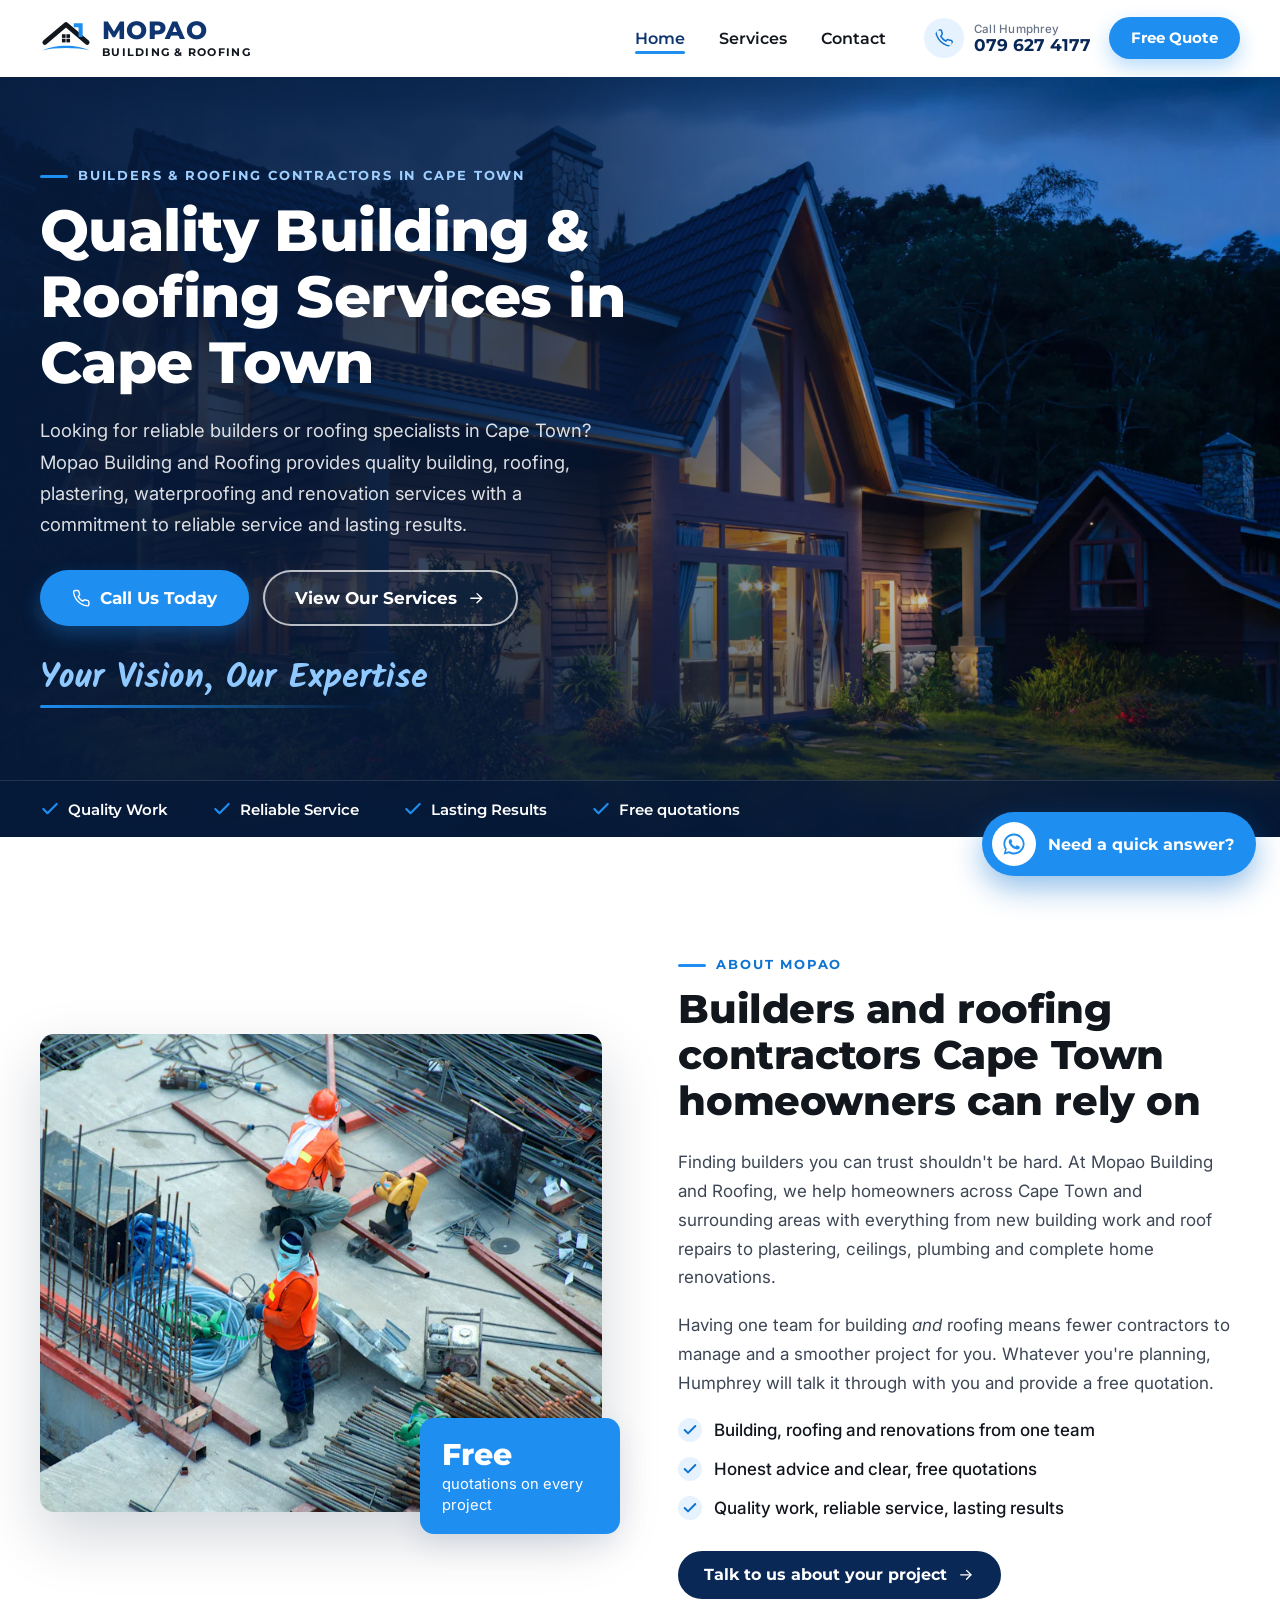
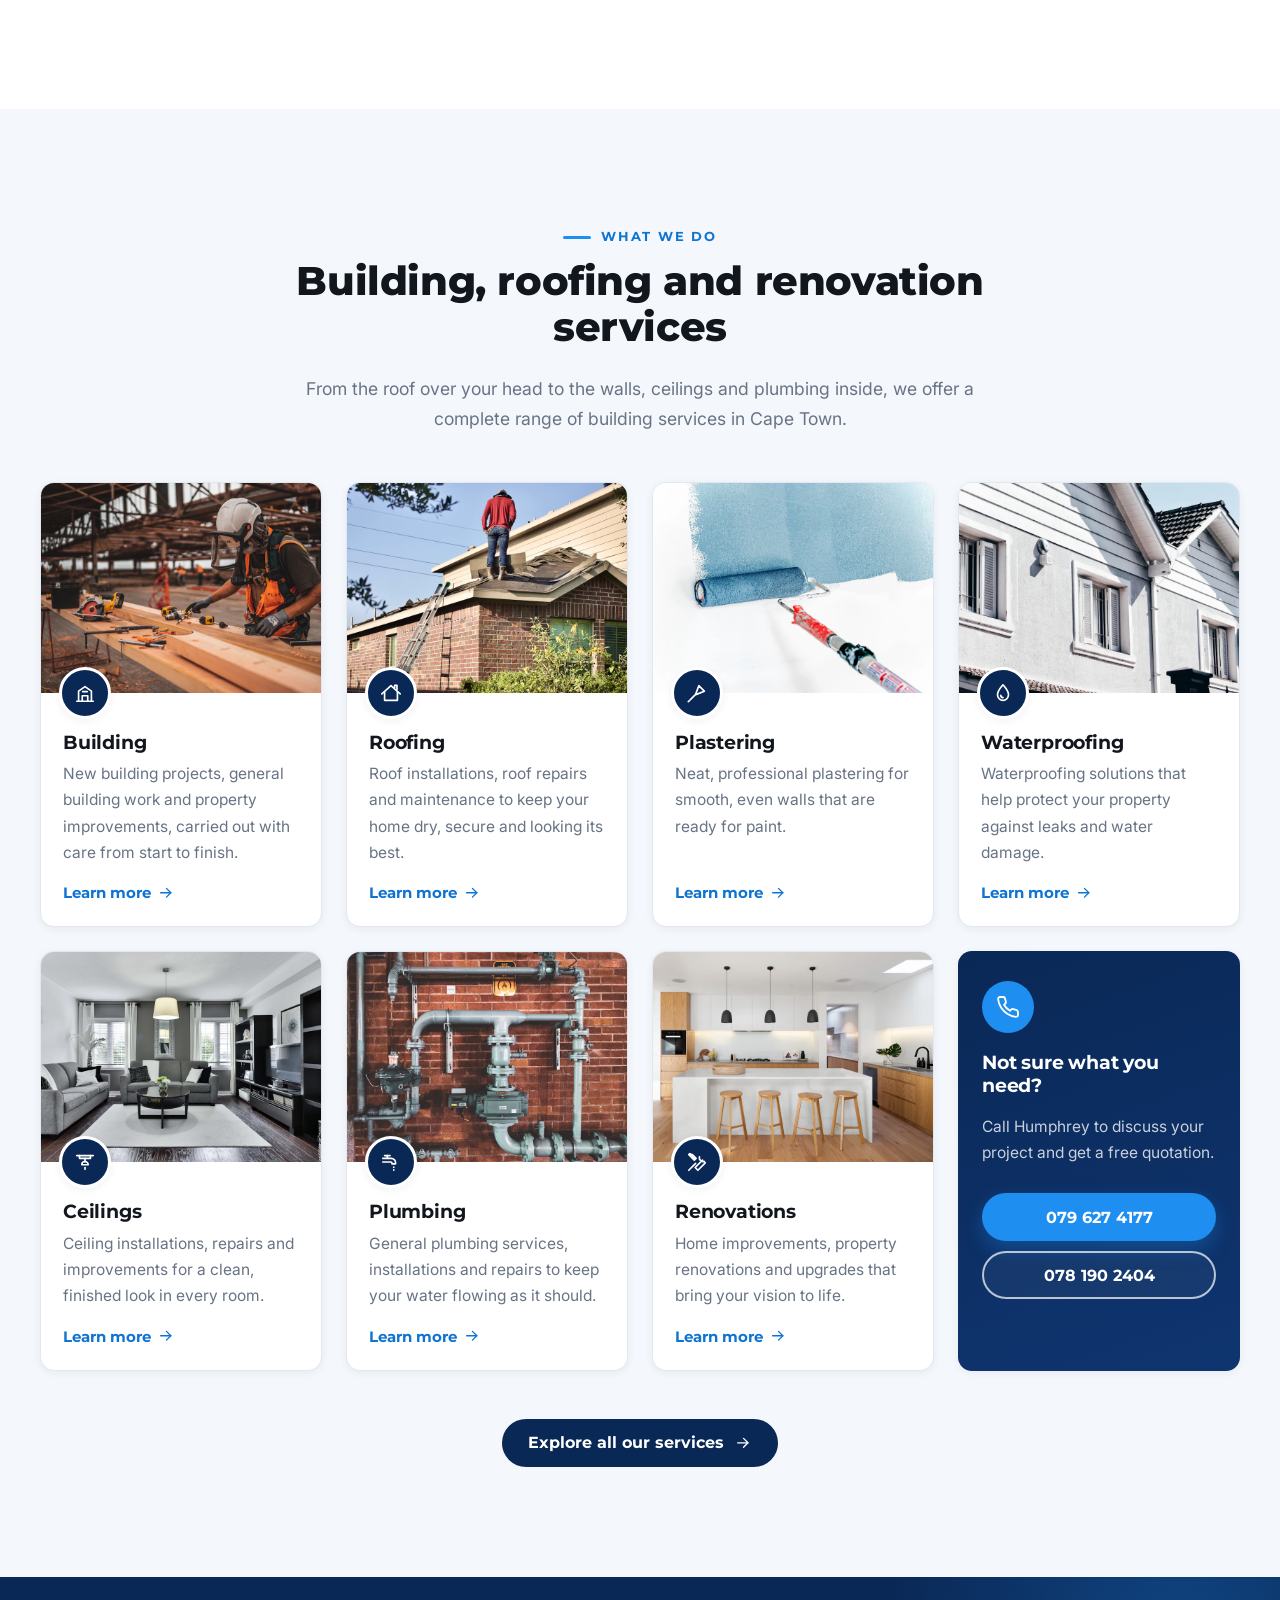
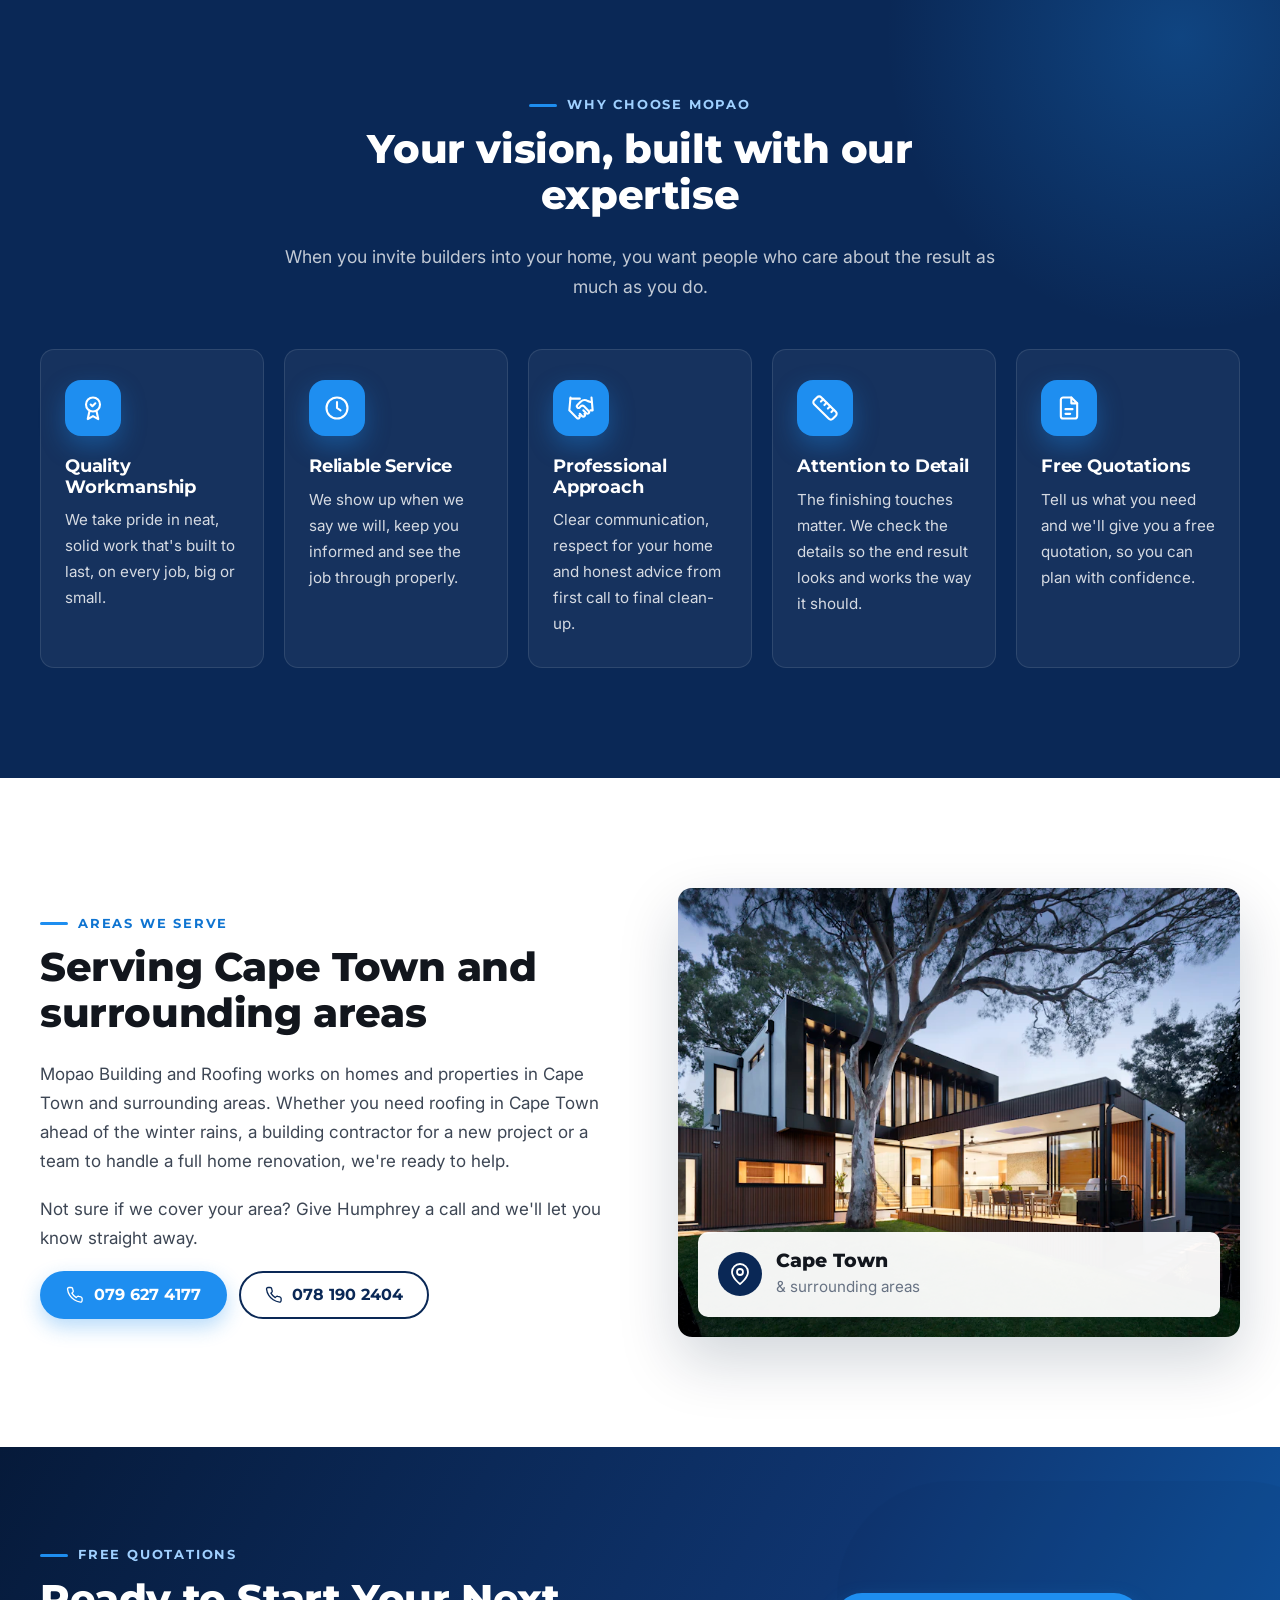
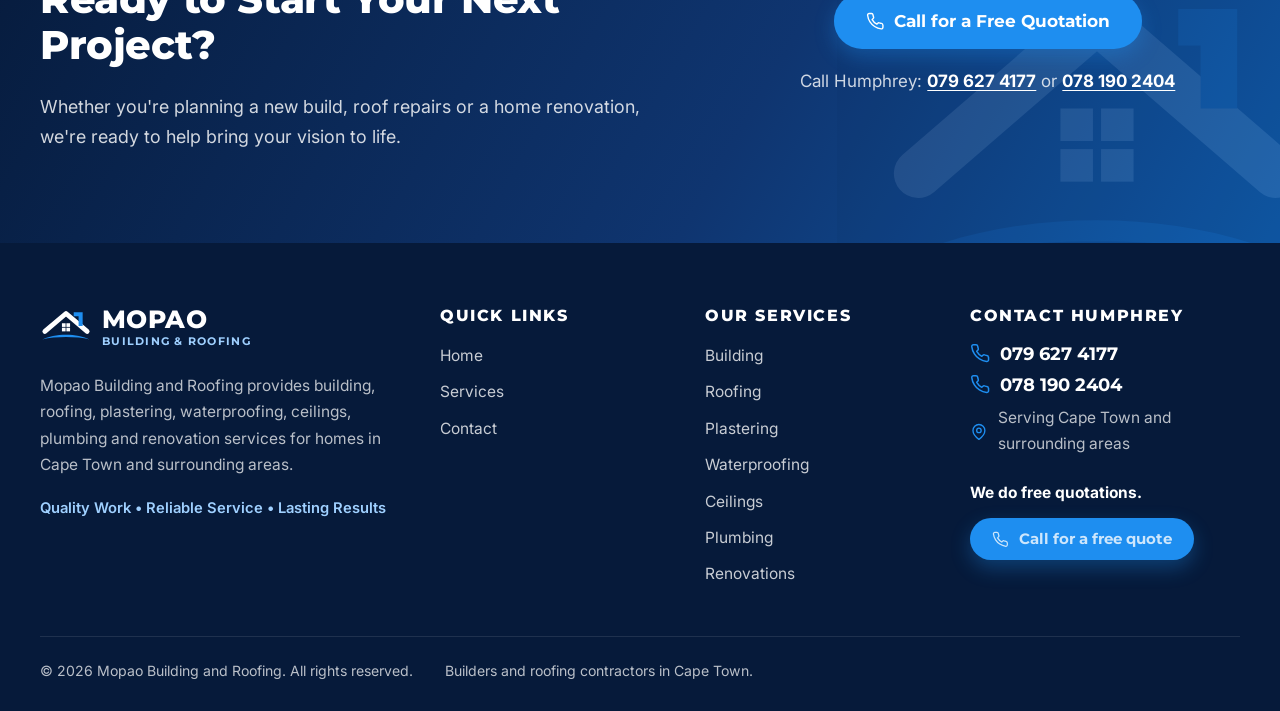
<file: index.html>
<!doctype html>
<html lang="en-ZA">
<head>
<meta charset="utf-8">
<meta name="viewport" content="width=device-width, initial-scale=1">
<title>Builders &amp; Roofing in Cape Town | Mopao Building and Roofing</title>
<meta name="description" content="Builders and roofing contractors in Cape Town for building, roof repairs, plastering, waterproofing and renovations. Call Mopao for a free quotation.">
<meta name="robots" content="noindex, nofollow">

<meta name="theme-color" content="#0a2856">
<meta name="geo.region" content="ZA-WC">
<meta name="geo.placename" content="Cape Town">
<meta property="og:type" content="website">
<meta property="og:locale" content="en_ZA">
<meta property="og:site_name" content="Mopao Building and Roofing">
<meta property="og:title" content="Builders &amp; Roofing in Cape Town | Mopao Building and Roofing">
<meta property="og:description" content="Builders and roofing contractors in Cape Town for building, roof repairs, plastering, waterproofing and renovations. Call Mopao for a free quotation.">


<meta name="twitter:card" content="summary_large_image">
<link rel="icon" href="./assets/images/favicon.svg" type="image/svg+xml">
<link rel="preconnect" href="https://fonts.googleapis.com">
<link rel="preconnect" href="https://fonts.gstatic.com" crossorigin>
<link rel="stylesheet" href="https://fonts.googleapis.com/css2?family=Inter:wght@400;500;600&family=Kalam:wght@700&family=Montserrat:wght@600;700;800&display=swap">
<link rel="preload" as="image" href="./assets/images/hero-modern-home-cape-town-960.webp" media="(max-width: 899px)">
<link rel="preload" as="image" href="./assets/images/hero-modern-home-cape-town-1920.webp" media="(min-width: 900px)">
<link rel="stylesheet" href="./assets/css/styles.css">
<script>document.documentElement.classList.add('js')</script>
<script type="application/ld+json">{"@context":"https://schema.org","@type":["LocalBusiness","GeneralContractor"],"name":"Mopao Building and Roofing","slogan":"Your Vision, Our Expertise","description":"Builders and roofing contractors in Cape Town offering building, roofing, plastering, waterproofing, ceilings, plumbing and renovations. Free quotations.","telephone":"+27796274177","contactPoint":[{"@type":"ContactPoint","telephone":"+27796274177","contactType":"customer service","name":"Humphrey","areaServed":"ZA","availableLanguage":"English"},{"@type":"ContactPoint","telephone":"+27781902404","contactType":"customer service","name":"Humphrey","areaServed":"ZA","availableLanguage":"English"}],"areaServed":[{"@type":"City","name":"Cape Town","containedInPlace":{"@type":"AdministrativeArea","name":"Western Cape"}}],"knowsAbout":["Building","Roofing","Plastering","Waterproofing","Ceilings","Plumbing","Renovations"],"hasOfferCatalog":{"@type":"OfferCatalog","name":"Building and roofing services","itemListElement":[{"@type":"Offer","itemOffered":{"@type":"Service","name":"Building Services in Cape Town","areaServed":"Cape Town"}},{"@type":"Offer","itemOffered":{"@type":"Service","name":"Roofing Services in Cape Town","areaServed":"Cape Town"}},{"@type":"Offer","itemOffered":{"@type":"Service","name":"Plastering Services","areaServed":"Cape Town"}},{"@type":"Offer","itemOffered":{"@type":"Service","name":"Waterproofing in Cape Town","areaServed":"Cape Town"}},{"@type":"Offer","itemOffered":{"@type":"Service","name":"Ceiling Installations and Repairs","areaServed":"Cape Town"}},{"@type":"Offer","itemOffered":{"@type":"Service","name":"Plumbing Services in Cape Town","areaServed":"Cape Town"}},{"@type":"Offer","itemOffered":{"@type":"Service","name":"Home Renovations in Cape Town","areaServed":"Cape Town"}}]}}</script>
</head>
<body>
<a class="skip-link" href="#main">Skip to content</a>
<header class="site-header" data-header>
  <div class="container header-inner">
    <a class="logo " href="./" aria-label="Mopao Building and Roofing - home">
  <svg class="logo-mark" viewBox="0 0 64 48" aria-hidden="true" focusable="false">
  <path d="M6 30 32 8l26 22" fill="none" stroke="var(--logo-roof, #12161d)" stroke-width="6" stroke-linejoin="round" stroke-linecap="round"/>
  <path d="M44 9h6v12" fill="none" stroke="#1e8ef0" stroke-width="5" stroke-linecap="square"/>
  <path d="M3 40c14-8 44-8 58 0-16-4-42-4-58 0Z" fill="#1e8ef0"/>
  <g fill="var(--logo-roof, #12161d)"><rect x="27" y="20" width="4.5" height="4.5"/><rect x="32.5" y="20" width="4.5" height="4.5"/><rect x="27" y="25.5" width="4.5" height="4.5"/><rect x="32.5" y="25.5" width="4.5" height="4.5"/></g>
</svg>
  <span class="logo-text"><span class="logo-name">MOPAO</span><span class="logo-sub">Building &amp; Roofing</span></span>
</a>
    <nav class="main-nav" aria-label="Main">
      <button class="nav-toggle" type="button" aria-expanded="false" aria-controls="nav-menu" data-nav-toggle>
        <svg class="icon icon-open" viewBox="0 0 24 24" fill="none" stroke="currentColor" stroke-width="1.8" stroke-linecap="round" stroke-linejoin="round" aria-hidden="true" focusable="false"><path d="M4 7h16"/><path d="M4 12h16"/><path d="M4 17h16"/></svg><svg class="icon icon-close" viewBox="0 0 24 24" fill="none" stroke="currentColor" stroke-width="1.8" stroke-linecap="round" stroke-linejoin="round" aria-hidden="true" focusable="false"><path d="M6 6l12 12"/><path d="M18 6 6 18"/></svg><span class="sr-only">Menu</span>
      </button>
      <div class="nav-menu" id="nav-menu" data-nav-menu>
        <ul class="nav-links"><li><a href="./" aria-current="page">Home</a></li><li><a href="./services/">Services</a></li><li><a href="./contact/">Contact</a></li></ul>
        <div class="nav-mobile-call">
          <p>Call Humphrey for a free quotation</p>
          <a class="btn btn-primary btn-block" href="tel:+27796274177"><svg class="icon" viewBox="0 0 24 24" fill="none" stroke="currentColor" stroke-width="1.8" stroke-linecap="round" stroke-linejoin="round" aria-hidden="true" focusable="false"><path d="M22 16.9v3a2 2 0 0 1-2.2 2 19.8 19.8 0 0 1-8.6-3.1 19.5 19.5 0 0 1-6-6A19.8 19.8 0 0 1 2.1 4.2 2 2 0 0 1 4.1 2h3a2 2 0 0 1 2 1.7c.1.9.4 1.8.7 2.7a2 2 0 0 1-.5 2.1L8 9.8a16 16 0 0 0 6 6l1.3-1.3a2 2 0 0 1 2.1-.4c.9.3 1.8.6 2.7.7a2 2 0 0 1 1.7 2Z"/></svg> 079 627 4177</a>
          <a class="btn btn-outline-light btn-block" href="tel:+27781902404"><svg class="icon" viewBox="0 0 24 24" fill="none" stroke="currentColor" stroke-width="1.8" stroke-linecap="round" stroke-linejoin="round" aria-hidden="true" focusable="false"><path d="M22 16.9v3a2 2 0 0 1-2.2 2 19.8 19.8 0 0 1-8.6-3.1 19.5 19.5 0 0 1-6-6A19.8 19.8 0 0 1 2.1 4.2 2 2 0 0 1 4.1 2h3a2 2 0 0 1 2 1.7c.1.9.4 1.8.7 2.7a2 2 0 0 1-.5 2.1L8 9.8a16 16 0 0 0 6 6l1.3-1.3a2 2 0 0 1 2.1-.4c.9.3 1.8.6 2.7.7a2 2 0 0 1 1.7 2Z"/></svg> 078 190 2404</a>
        </div>
      </div>
    </nav>
    <div class="header-actions">
      <a class="header-phone" href="tel:+27796274177"><svg class="icon" viewBox="0 0 24 24" fill="none" stroke="currentColor" stroke-width="1.8" stroke-linecap="round" stroke-linejoin="round" aria-hidden="true" focusable="false"><path d="M22 16.9v3a2 2 0 0 1-2.2 2 19.8 19.8 0 0 1-8.6-3.1 19.5 19.5 0 0 1-6-6A19.8 19.8 0 0 1 2.1 4.2 2 2 0 0 1 4.1 2h3a2 2 0 0 1 2 1.7c.1.9.4 1.8.7 2.7a2 2 0 0 1-.5 2.1L8 9.8a16 16 0 0 0 6 6l1.3-1.3a2 2 0 0 1 2.1-.4c.9.3 1.8.6 2.7.7a2 2 0 0 1 1.7 2Z"/></svg><span><small>Call Humphrey</small>079 627 4177</span></a>
      <a class="btn btn-primary btn-sm header-cta" href="tel:+27796274177">Free Quote</a>
      <a class="header-call-mobile" href="tel:+27796274177" aria-label="Call Humphrey on 079 627 4177"><svg class="icon" viewBox="0 0 24 24" fill="none" stroke="currentColor" stroke-width="1.8" stroke-linecap="round" stroke-linejoin="round" aria-hidden="true" focusable="false"><path d="M22 16.9v3a2 2 0 0 1-2.2 2 19.8 19.8 0 0 1-8.6-3.1 19.5 19.5 0 0 1-6-6A19.8 19.8 0 0 1 2.1 4.2 2 2 0 0 1 4.1 2h3a2 2 0 0 1 2 1.7c.1.9.4 1.8.7 2.7a2 2 0 0 1-.5 2.1L8 9.8a16 16 0 0 0 6 6l1.3-1.3a2 2 0 0 1 2.1-.4c.9.3 1.8.6 2.7.7a2 2 0 0 1 1.7 2Z"/></svg><span>Call</span></a>
    </div>
  </div>
</header>
<main id="main">

<section class="hero" aria-labelledby="hero-heading">
  <picture class="hero-media">
    <source media="(min-width: 900px)" srcset="./assets/images/hero-modern-home-cape-town-1920.webp">
    <img src="./assets/images/hero-modern-home-cape-town-960.webp" width="960" height="1100" alt="Completed family home with a dark tiled pitched roof, stone chimney and warm lighting at dusk" fetchpriority="high" decoding="async">
  </picture>
  <div class="container hero-inner">
    <div class="hero-content">
      <span class="eyebrow eyebrow-light">Builders &amp; roofing contractors in Cape Town</span>
      <h1 id="hero-heading">Quality Building &amp; Roofing Services in Cape Town</h1>
      <p class="hero-lead">Looking for reliable builders or roofing specialists in Cape Town? Mopao Building and Roofing provides quality building, roofing, plastering, waterproofing and renovation services with a commitment to reliable service and lasting results.</p>
      <div class="hero-actions">
        <a class="btn btn-primary btn-lg" href="tel:+27796274177"><svg class="icon" viewBox="0 0 24 24" fill="none" stroke="currentColor" stroke-width="1.8" stroke-linecap="round" stroke-linejoin="round" aria-hidden="true" focusable="false"><path d="M22 16.9v3a2 2 0 0 1-2.2 2 19.8 19.8 0 0 1-8.6-3.1 19.5 19.5 0 0 1-6-6A19.8 19.8 0 0 1 2.1 4.2 2 2 0 0 1 4.1 2h3a2 2 0 0 1 2 1.7c.1.9.4 1.8.7 2.7a2 2 0 0 1-.5 2.1L8 9.8a16 16 0 0 0 6 6l1.3-1.3a2 2 0 0 1 2.1-.4c.9.3 1.8.6 2.7.7a2 2 0 0 1 1.7 2Z"/></svg> Call Us Today</a>
        <a class="btn btn-outline-light btn-lg" href="./services/">View Our Services <svg class="icon" viewBox="0 0 24 24" fill="none" stroke="currentColor" stroke-width="1.8" stroke-linecap="round" stroke-linejoin="round" aria-hidden="true" focusable="false"><path d="M5 12h14"/><path d="m13 6 6 6-6 6"/></svg></a>
      </div>
      <p class="hero-slogan">Your Vision, Our Expertise</p>
    </div>
  </div>
  <div class="hero-strip">
    <div class="container hero-strip-inner">
      <span><svg class="icon" viewBox="0 0 24 24" fill="none" stroke="currentColor" stroke-width="1.8" stroke-linecap="round" stroke-linejoin="round" aria-hidden="true" focusable="false"><path d="M20 6 9 17l-5-5"/></svg> Quality Work</span><span><svg class="icon" viewBox="0 0 24 24" fill="none" stroke="currentColor" stroke-width="1.8" stroke-linecap="round" stroke-linejoin="round" aria-hidden="true" focusable="false"><path d="M20 6 9 17l-5-5"/></svg> Reliable Service</span><span><svg class="icon" viewBox="0 0 24 24" fill="none" stroke="currentColor" stroke-width="1.8" stroke-linecap="round" stroke-linejoin="round" aria-hidden="true" focusable="false"><path d="M20 6 9 17l-5-5"/></svg> Lasting Results</span>
      <span><svg class="icon" viewBox="0 0 24 24" fill="none" stroke="currentColor" stroke-width="1.8" stroke-linecap="round" stroke-linejoin="round" aria-hidden="true" focusable="false"><path d="M20 6 9 17l-5-5"/></svg> Free quotations</span>
    </div>
  </div>
</section>

<section class="section intro" aria-labelledby="intro-heading">
  <div class="container split">
    <div class="split-media" data-reveal>
      <img class="" src="./assets/images/builders-construction-site-cape-town-800.webp" srcset="./assets/images/builders-construction-site-cape-town-800.webp 800w, ./assets/images/builders-construction-site-cape-town-1200.webp 1200w" sizes="(min-width: 900px) 50vw, 100vw" width="800" height="600" alt="Builders working together on a construction site" loading="lazy" decoding="async">
      <div class="media-badge"><strong>Free</strong><span>quotations on every project</span></div>
    </div>
    <div class="split-copy" data-reveal>
      <span class="eyebrow">About Mopao</span>
      <h2 id="intro-heading">Builders and roofing contractors Cape Town homeowners can rely on</h2>
      <p>Finding builders you can trust shouldn't be hard. At Mopao Building and Roofing, we help homeowners across Cape Town and surrounding areas with everything from new building work and roof repairs to plastering, ceilings, plumbing and complete home renovations.</p>
      <p>Having one team for building <em>and</em> roofing means fewer contractors to manage and a smoother project for you. Whatever you're planning, Humphrey will talk it through with you and provide a free quotation.</p>
      <ul class="check-list">
        <li><svg class="icon" viewBox="0 0 24 24" fill="none" stroke="currentColor" stroke-width="1.8" stroke-linecap="round" stroke-linejoin="round" aria-hidden="true" focusable="false"><path d="M20 6 9 17l-5-5"/></svg> Building, roofing and renovations from one team</li>
        <li><svg class="icon" viewBox="0 0 24 24" fill="none" stroke="currentColor" stroke-width="1.8" stroke-linecap="round" stroke-linejoin="round" aria-hidden="true" focusable="false"><path d="M20 6 9 17l-5-5"/></svg> Honest advice and clear, free quotations</li>
        <li><svg class="icon" viewBox="0 0 24 24" fill="none" stroke="currentColor" stroke-width="1.8" stroke-linecap="round" stroke-linejoin="round" aria-hidden="true" focusable="false"><path d="M20 6 9 17l-5-5"/></svg> Quality work, reliable service, lasting results</li>
      </ul>
      <a class="btn btn-dark" href="./contact/">Talk to us about your project <svg class="icon" viewBox="0 0 24 24" fill="none" stroke="currentColor" stroke-width="1.8" stroke-linecap="round" stroke-linejoin="round" aria-hidden="true" focusable="false"><path d="M5 12h14"/><path d="m13 6 6 6-6 6"/></svg></a>
    </div>
  </div>
</section>

<section class="section section-soft" aria-labelledby="services-heading">
  <div class="container">
    <div class="section-head" data-reveal>
      <span class="eyebrow">What we do</span>
      <h2 id="services-heading">Building, roofing and renovation services</h2>
      <p>From the roof over your head to the walls, ceilings and plumbing inside, we offer a complete range of building services in Cape Town.</p>
    </div>
    <div class="service-grid">
      <article class="service-card" data-reveal>
  <a href="./services/#building" class="service-card-link">
    <div class="service-card-media"><img class="" src="./assets/images/building-contractors-cape-town-800.webp" srcset="./assets/images/building-contractors-cape-town-800.webp 800w, ./assets/images/building-contractors-cape-town-1200.webp 1200w" sizes="(min-width: 1100px) 25vw, (min-width: 640px) 50vw, 100vw" width="800" height="600" alt="Builder cutting timber on a residential building project in Cape Town" loading="lazy" decoding="async"></div>
    <div class="service-card-body">
      <span class="service-card-icon"><svg class="icon" viewBox="0 0 24 24" fill="none" stroke="currentColor" stroke-width="1.8" stroke-linecap="round" stroke-linejoin="round" aria-hidden="true" focusable="false"><path d="M3 21h18"/><path d="M5 21V10l7-5 7 5v11"/><path d="M9 21v-6h6v6"/><path d="M9.5 10.5h5"/></svg></span>
      <h3>Building</h3>
      <p>New building projects, general building work and property improvements, carried out with care from start to finish.</p>
      <span class="text-link">Learn more <svg class="icon" viewBox="0 0 24 24" fill="none" stroke="currentColor" stroke-width="1.8" stroke-linecap="round" stroke-linejoin="round" aria-hidden="true" focusable="false"><path d="M5 12h14"/><path d="m13 6 6 6-6 6"/></svg></span>
    </div>
  </a>
</article>
<article class="service-card" data-reveal>
  <a href="./services/#roofing" class="service-card-link">
    <div class="service-card-media"><img class="" src="./assets/images/roofing-contractors-cape-town-roof-repairs-800.webp" srcset="./assets/images/roofing-contractors-cape-town-roof-repairs-800.webp 800w, ./assets/images/roofing-contractors-cape-town-roof-repairs-1200.webp 1200w" sizes="(min-width: 1100px) 25vw, (min-width: 640px) 50vw, 100vw" width="800" height="600" alt="Roofer working on a pitched roof during roof repairs in Cape Town" loading="lazy" decoding="async"></div>
    <div class="service-card-body">
      <span class="service-card-icon"><svg class="icon" viewBox="0 0 24 24" fill="none" stroke="currentColor" stroke-width="1.8" stroke-linecap="round" stroke-linejoin="round" aria-hidden="true" focusable="false"><path d="M2 13 12 4l10 9"/><path d="M5 11v9h14v-9"/><path d="M16 6V3.5h2.5V8.5"/></svg></span>
      <h3>Roofing</h3>
      <p>Roof installations, roof repairs and maintenance to keep your home dry, secure and looking its best.</p>
      <span class="text-link">Learn more <svg class="icon" viewBox="0 0 24 24" fill="none" stroke="currentColor" stroke-width="1.8" stroke-linecap="round" stroke-linejoin="round" aria-hidden="true" focusable="false"><path d="M5 12h14"/><path d="m13 6 6 6-6 6"/></svg></span>
    </div>
  </a>
</article>
<article class="service-card" data-reveal>
  <a href="./services/#plastering" class="service-card-link">
    <div class="service-card-media"><img class="" src="./assets/images/plastering-services-cape-town-800.webp" srcset="./assets/images/plastering-services-cape-town-800.webp 800w, ./assets/images/plastering-services-cape-town-1200.webp 1200w" sizes="(min-width: 1100px) 25vw, (min-width: 640px) 50vw, 100vw" width="800" height="600" alt="Smooth finish being applied to an interior wall" loading="lazy" decoding="async"></div>
    <div class="service-card-body">
      <span class="service-card-icon"><svg class="icon" viewBox="0 0 24 24" fill="none" stroke="currentColor" stroke-width="1.8" stroke-linecap="round" stroke-linejoin="round" aria-hidden="true" focusable="false"><path d="m14 4 6 6-8.5 3.5L10.5 13.5Z"/><path d="m10.5 13.5-6 6"/><path d="M3.5 20.5 2.5 21.5"/></svg></span>
      <h3>Plastering</h3>
      <p>Neat, professional plastering for smooth, even walls that are ready for paint.</p>
      <span class="text-link">Learn more <svg class="icon" viewBox="0 0 24 24" fill="none" stroke="currentColor" stroke-width="1.8" stroke-linecap="round" stroke-linejoin="round" aria-hidden="true" focusable="false"><path d="M5 12h14"/><path d="m13 6 6 6-6 6"/></svg></span>
    </div>
  </a>
</article>
<article class="service-card" data-reveal>
  <a href="./services/#waterproofing" class="service-card-link">
    <div class="service-card-media"><img class="" src="./assets/images/waterproofing-cape-town-800.webp" srcset="./assets/images/waterproofing-cape-town-800.webp 800w, ./assets/images/waterproofing-cape-town-1200.webp 1200w" sizes="(min-width: 1100px) 25vw, (min-width: 640px) 50vw, 100vw" width="800" height="600" alt="Roof edge, gutter and exterior wall of a home protected against the weather" loading="lazy" decoding="async"></div>
    <div class="service-card-body">
      <span class="service-card-icon"><svg class="icon" viewBox="0 0 24 24" fill="none" stroke="currentColor" stroke-width="1.8" stroke-linecap="round" stroke-linejoin="round" aria-hidden="true" focusable="false"><path d="M12 3s6 6.6 6 11a6 6 0 0 1-12 0c0-4.4 6-11 6-11Z"/><path d="M9.5 14.5a2.5 2.5 0 0 0 2.5 2.5"/></svg></span>
      <h3>Waterproofing</h3>
      <p>Waterproofing solutions that help protect your property against leaks and water damage.</p>
      <span class="text-link">Learn more <svg class="icon" viewBox="0 0 24 24" fill="none" stroke="currentColor" stroke-width="1.8" stroke-linecap="round" stroke-linejoin="round" aria-hidden="true" focusable="false"><path d="M5 12h14"/><path d="m13 6 6 6-6 6"/></svg></span>
    </div>
  </a>
</article>
<article class="service-card" data-reveal>
  <a href="./services/#ceilings" class="service-card-link">
    <div class="service-card-media"><img class="" src="./assets/images/ceiling-installations-cape-town-800.webp" srcset="./assets/images/ceiling-installations-cape-town-800.webp 800w, ./assets/images/ceiling-installations-cape-town-1200.webp 1200w" sizes="(min-width: 1100px) 25vw, (min-width: 640px) 50vw, 100vw" width="800" height="600" alt="Bright living room with a newly finished ceiling and downlights" loading="lazy" decoding="async"></div>
    <div class="service-card-body">
      <span class="service-card-icon"><svg class="icon" viewBox="0 0 24 24" fill="none" stroke="currentColor" stroke-width="1.8" stroke-linecap="round" stroke-linejoin="round" aria-hidden="true" focusable="false"><path d="M3 5h18"/><path d="M6 5v3h12V5"/><path d="M12 8v4"/><path d="M8.5 15a3.5 3.5 0 0 1 7 0Z"/><path d="M12 18v2"/></svg></span>
      <h3>Ceilings</h3>
      <p>Ceiling installations, repairs and improvements for a clean, finished look in every room.</p>
      <span class="text-link">Learn more <svg class="icon" viewBox="0 0 24 24" fill="none" stroke="currentColor" stroke-width="1.8" stroke-linecap="round" stroke-linejoin="round" aria-hidden="true" focusable="false"><path d="M5 12h14"/><path d="m13 6 6 6-6 6"/></svg></span>
    </div>
  </a>
</article>
<article class="service-card" data-reveal>
  <a href="./services/#plumbing" class="service-card-link">
    <div class="service-card-media"><img class="" src="./assets/images/plumbing-services-cape-town-800.webp" srcset="./assets/images/plumbing-services-cape-town-800.webp 800w, ./assets/images/plumbing-services-cape-town-1200.webp 1200w" sizes="(min-width: 1100px) 25vw, (min-width: 640px) 50vw, 100vw" width="800" height="600" alt="Plumbing pipes and fittings installed against a brick wall" loading="lazy" decoding="async"></div>
    <div class="service-card-body">
      <span class="service-card-icon"><svg class="icon" viewBox="0 0 24 24" fill="none" stroke="currentColor" stroke-width="1.8" stroke-linecap="round" stroke-linejoin="round" aria-hidden="true" focusable="false"><path d="M3 8h9a5 5 0 0 1 5 5v1h-4v-1a1 1 0 0 0-1-1H3"/><path d="M8 8V5"/><path d="M5 5h6"/><path d="M15 17.5v.5"/><path d="M15 20.5v.5"/></svg></span>
      <h3>Plumbing</h3>
      <p>General plumbing services, installations and repairs to keep your water flowing as it should.</p>
      <span class="text-link">Learn more <svg class="icon" viewBox="0 0 24 24" fill="none" stroke="currentColor" stroke-width="1.8" stroke-linecap="round" stroke-linejoin="round" aria-hidden="true" focusable="false"><path d="M5 12h14"/><path d="m13 6 6 6-6 6"/></svg></span>
    </div>
  </a>
</article>
<article class="service-card" data-reveal>
  <a href="./services/#renovations" class="service-card-link">
    <div class="service-card-media"><img class="" src="./assets/images/kitchen-renovation-cape-town-800.webp" srcset="./assets/images/kitchen-renovation-cape-town-800.webp 800w, ./assets/images/kitchen-renovation-cape-town-1200.webp 1200w" sizes="(min-width: 1100px) 25vw, (min-width: 640px) 50vw, 100vw" width="800" height="600" alt="Modern renovated kitchen with white cabinets, island and pendant lights" loading="lazy" decoding="async"></div>
    <div class="service-card-body">
      <span class="service-card-icon"><svg class="icon" viewBox="0 0 24 24" fill="none" stroke="currentColor" stroke-width="1.8" stroke-linecap="round" stroke-linejoin="round" aria-hidden="true" focusable="false"><path d="M14.7 6.3a4 4 0 0 0 5 5L21 13l-8 8-3-3 8-8"/><path d="m3 21 7.5-7.5"/><path d="M4 3 9 8"/><path d="m3 4 1-1 3 1 4 4-2 2-4-4Z"/></svg></span>
      <h3>Renovations</h3>
      <p>Home improvements, property renovations and upgrades that bring your vision to life.</p>
      <span class="text-link">Learn more <svg class="icon" viewBox="0 0 24 24" fill="none" stroke="currentColor" stroke-width="1.8" stroke-linecap="round" stroke-linejoin="round" aria-hidden="true" focusable="false"><path d="M5 12h14"/><path d="m13 6 6 6-6 6"/></svg></span>
    </div>
  </a>
</article>
      <article class="service-card service-card-cta" data-reveal>
        <div class="service-card-body">
          <span class="service-card-cta-icon"><svg class="icon" viewBox="0 0 24 24" fill="none" stroke="currentColor" stroke-width="1.8" stroke-linecap="round" stroke-linejoin="round" aria-hidden="true" focusable="false"><path d="M22 16.9v3a2 2 0 0 1-2.2 2 19.8 19.8 0 0 1-8.6-3.1 19.5 19.5 0 0 1-6-6A19.8 19.8 0 0 1 2.1 4.2 2 2 0 0 1 4.1 2h3a2 2 0 0 1 2 1.7c.1.9.4 1.8.7 2.7a2 2 0 0 1-.5 2.1L8 9.8a16 16 0 0 0 6 6l1.3-1.3a2 2 0 0 1 2.1-.4c.9.3 1.8.6 2.7.7a2 2 0 0 1 1.7 2Z"/></svg></span>
          <h3>Not sure what you need?</h3>
          <p>Call Humphrey to discuss your project and get a free quotation.</p>
          <a class="btn btn-primary btn-block" href="tel:+27796274177">079 627 4177</a>
          <a class="btn btn-outline-light btn-block" href="tel:+27781902404">078 190 2404</a>
        </div>
      </article>
    </div>
    <div class="section-foot" data-reveal>
      <a class="btn btn-dark" href="./services/">Explore all our services <svg class="icon" viewBox="0 0 24 24" fill="none" stroke="currentColor" stroke-width="1.8" stroke-linecap="round" stroke-linejoin="round" aria-hidden="true" focusable="false"><path d="M5 12h14"/><path d="m13 6 6 6-6 6"/></svg></a>
    </div>
  </div>
</section>

<section class="section section-navy why" aria-labelledby="why-heading">
  <div class="container">
    <div class="section-head section-head-light" data-reveal>
      <span class="eyebrow eyebrow-light">Why choose Mopao</span>
      <h2 id="why-heading">Your vision, built with our expertise</h2>
      <p>When you invite builders into your home, you want people who care about the result as much as you do.</p>
    </div>
    <ul class="why-grid">
      <li class="why-item" data-reveal>
        <span class="why-icon"><svg class="icon" viewBox="0 0 24 24" fill="none" stroke="currentColor" stroke-width="1.8" stroke-linecap="round" stroke-linejoin="round" aria-hidden="true" focusable="false"><circle cx="12" cy="9" r="6"/><path d="m9 14.5-1.5 7L12 19l4.5 2.5-1.5-7"/><path d="m10 9 1.5 1.5L14 8"/></svg></span>
        <h3>Quality Workmanship</h3>
        <p>We take pride in neat, solid work that's built to last, on every job, big or small.</p>
      </li><li class="why-item" data-reveal>
        <span class="why-icon"><svg class="icon" viewBox="0 0 24 24" fill="none" stroke="currentColor" stroke-width="1.8" stroke-linecap="round" stroke-linejoin="round" aria-hidden="true" focusable="false"><circle cx="12" cy="12" r="9"/><path d="M12 7v5l3 2"/></svg></span>
        <h3>Reliable Service</h3>
        <p>We show up when we say we will, keep you informed and see the job through properly.</p>
      </li><li class="why-item" data-reveal>
        <span class="why-icon"><svg class="icon" viewBox="0 0 24 24" fill="none" stroke="currentColor" stroke-width="1.8" stroke-linecap="round" stroke-linejoin="round" aria-hidden="true" focusable="false"><path d="m11 17 2 2a1.4 1.4 0 0 0 2-2"/><path d="m14 14 2.5 2.5a1.4 1.4 0 0 0 2-2l-3.9-3.9a2 2 0 0 0-2.8 0l-.9.9a1.4 1.4 0 0 1-2-2l2.8-2.8a5 5 0 0 1 6.2-.6L21 7"/><path d="m21 3 1 11h-2"/><path d="M3 3 2 14l6.5 6.5a1.4 1.4 0 0 0 2-2"/><path d="M3 4h8"/></svg></span>
        <h3>Professional Approach</h3>
        <p>Clear communication, respect for your home and honest advice from first call to final clean-up.</p>
      </li><li class="why-item" data-reveal>
        <span class="why-icon"><svg class="icon" viewBox="0 0 24 24" fill="none" stroke="currentColor" stroke-width="1.8" stroke-linecap="round" stroke-linejoin="round" aria-hidden="true" focusable="false"><path d="M21.3 15.3a2.4 2.4 0 0 1 0 3.4l-2.6 2.6a2.4 2.4 0 0 1-3.4 0L2.7 8.7a2.4 2.4 0 0 1 0-3.4l2.6-2.6a2.4 2.4 0 0 1 3.4 0Z"/><path d="m14.5 12.5 2-2"/><path d="m11.5 9.5 2-2"/><path d="m8.5 6.5 2-2"/><path d="m17.5 15.5 2-2"/></svg></span>
        <h3>Attention to Detail</h3>
        <p>The finishing touches matter. We check the details so the end result looks and works the way it should.</p>
      </li><li class="why-item" data-reveal>
        <span class="why-icon"><svg class="icon" viewBox="0 0 24 24" fill="none" stroke="currentColor" stroke-width="1.8" stroke-linecap="round" stroke-linejoin="round" aria-hidden="true" focusable="false"><path d="M14 3H7a2 2 0 0 0-2 2v14a2 2 0 0 0 2 2h10a2 2 0 0 0 2-2V8Z"/><path d="M14 3v5h5"/><path d="M9 13h6"/><path d="M9 17h4"/></svg></span>
        <h3>Free Quotations</h3>
        <p>Tell us what you need and we'll give you a free quotation, so you can plan with confidence.</p>
      </li>
    </ul>
  </div>
</section>

<section class="section areas" aria-labelledby="areas-heading">
  <div class="container split split-reverse">
    <div class="split-copy" data-reveal>
      <span class="eyebrow">Areas we serve</span>
      <h2 id="areas-heading">Serving Cape Town and surrounding areas</h2>
      <p>Mopao Building and Roofing works on homes and properties in Cape Town and surrounding areas. Whether you need roofing in Cape Town ahead of the winter rains, a building contractor for a new project or a team to handle a full home renovation, we're ready to help.</p>
      
      <p>Not sure if we cover your area? Give Humphrey a call and we'll let you know straight away.</p>
      <div class="inline-actions">
        <a class="btn btn-primary" href="tel:+27796274177"><svg class="icon" viewBox="0 0 24 24" fill="none" stroke="currentColor" stroke-width="1.8" stroke-linecap="round" stroke-linejoin="round" aria-hidden="true" focusable="false"><path d="M22 16.9v3a2 2 0 0 1-2.2 2 19.8 19.8 0 0 1-8.6-3.1 19.5 19.5 0 0 1-6-6A19.8 19.8 0 0 1 2.1 4.2 2 2 0 0 1 4.1 2h3a2 2 0 0 1 2 1.7c.1.9.4 1.8.7 2.7a2 2 0 0 1-.5 2.1L8 9.8a16 16 0 0 0 6 6l1.3-1.3a2 2 0 0 1 2.1-.4c.9.3 1.8.6 2.7.7a2 2 0 0 1 1.7 2Z"/></svg> 079 627 4177</a>
        <a class="btn btn-outline" href="tel:+27781902404"><svg class="icon" viewBox="0 0 24 24" fill="none" stroke="currentColor" stroke-width="1.8" stroke-linecap="round" stroke-linejoin="round" aria-hidden="true" focusable="false"><path d="M22 16.9v3a2 2 0 0 1-2.2 2 19.8 19.8 0 0 1-8.6-3.1 19.5 19.5 0 0 1-6-6A19.8 19.8 0 0 1 2.1 4.2 2 2 0 0 1 4.1 2h3a2 2 0 0 1 2 1.7c.1.9.4 1.8.7 2.7a2 2 0 0 1-.5 2.1L8 9.8a16 16 0 0 0 6 6l1.3-1.3a2 2 0 0 1 2.1-.4c.9.3 1.8.6 2.7.7a2 2 0 0 1 1.7 2Z"/></svg> 078 190 2404</a>
      </div>
    </div>
    <div class="area-card" data-reveal>
      <img class="" src="./assets/images/modern-home-exterior-cape-town-800.webp" srcset="./assets/images/modern-home-exterior-cape-town-800.webp 800w, ./assets/images/modern-home-exterior-cape-town-1200.webp 1200w" sizes="(min-width: 900px) 45vw, 100vw" width="800" height="600" alt="Modern home exterior with large windows and landscaped garden at dusk" loading="lazy" decoding="async">
      <div class="area-card-overlay">
        <svg class="icon" viewBox="0 0 24 24" fill="none" stroke="currentColor" stroke-width="1.8" stroke-linecap="round" stroke-linejoin="round" aria-hidden="true" focusable="false"><path d="M20 10c0 6-8 12-8 12S4 16 4 10a8 8 0 0 1 16 0Z"/><circle cx="12" cy="10" r="3"/></svg>
        <div><strong>Cape Town</strong><span>&amp; surrounding areas</span></div>
      </div>
    </div>
  </div>
</section>

<section class="cta-band" aria-labelledby="cta-heading">
  <div class="container cta-inner" data-reveal>
    <div class="cta-copy">
      <span class="eyebrow eyebrow-light">Free quotations</span>
      <h2 id="cta-heading">Ready to Start Your Next Project?</h2>
      <p>Whether you're planning a new build, roof repairs or a home renovation, we're ready to help bring your vision to life.</p>
    </div>
    <div class="cta-actions">
      <a class="btn btn-primary btn-lg" href="tel:+27796274177"><svg class="icon" viewBox="0 0 24 24" fill="none" stroke="currentColor" stroke-width="1.8" stroke-linecap="round" stroke-linejoin="round" aria-hidden="true" focusable="false"><path d="M22 16.9v3a2 2 0 0 1-2.2 2 19.8 19.8 0 0 1-8.6-3.1 19.5 19.5 0 0 1-6-6A19.8 19.8 0 0 1 2.1 4.2 2 2 0 0 1 4.1 2h3a2 2 0 0 1 2 1.7c.1.9.4 1.8.7 2.7a2 2 0 0 1-.5 2.1L8 9.8a16 16 0 0 0 6 6l1.3-1.3a2 2 0 0 1 2.1-.4c.9.3 1.8.6 2.7.7a2 2 0 0 1 1.7 2Z"/></svg> Call for a Free Quotation</a>
      <p class="cta-numbers">Call Humphrey: <a href="tel:+27796274177">079 627 4177</a> or <a href="tel:+27781902404">078 190 2404</a></p>
    </div>
  </div>
</section>

</main>
<footer class="site-footer">
  <div class="container footer-grid">
    <div class="footer-brand">
      <a class="logo logo-light" href="./" aria-label="Mopao Building and Roofing - home">
  <svg class="logo-mark" viewBox="0 0 64 48" aria-hidden="true" focusable="false">
  <path d="M6 30 32 8l26 22" fill="none" stroke="var(--logo-roof, #12161d)" stroke-width="6" stroke-linejoin="round" stroke-linecap="round"/>
  <path d="M44 9h6v12" fill="none" stroke="#1e8ef0" stroke-width="5" stroke-linecap="square"/>
  <path d="M3 40c14-8 44-8 58 0-16-4-42-4-58 0Z" fill="#1e8ef0"/>
  <g fill="var(--logo-roof, #12161d)"><rect x="27" y="20" width="4.5" height="4.5"/><rect x="32.5" y="20" width="4.5" height="4.5"/><rect x="27" y="25.5" width="4.5" height="4.5"/><rect x="32.5" y="25.5" width="4.5" height="4.5"/></g>
</svg>
  <span class="logo-text"><span class="logo-name">MOPAO</span><span class="logo-sub">Building &amp; Roofing</span></span>
</a>
      <p>Mopao Building and Roofing provides building, roofing, plastering, waterproofing, ceilings, plumbing and renovation services for homes in Cape Town and surrounding areas.</p>
      <p class="footer-tagline">Quality Work &bull; Reliable Service &bull; Lasting Results</p>
    </div>
    <nav class="footer-col" aria-label="Quick links">
      <h2>Quick links</h2>
      <ul><li><a href="./">Home</a></li><li><a href="./services/">Services</a></li><li><a href="./contact/">Contact</a></li></ul>
    </nav>
    <nav class="footer-col" aria-label="Our services">
      <h2>Our services</h2>
      <ul><li><a href="./services/#building">Building</a></li><li><a href="./services/#roofing">Roofing</a></li><li><a href="./services/#plastering">Plastering</a></li><li><a href="./services/#waterproofing">Waterproofing</a></li><li><a href="./services/#ceilings">Ceilings</a></li><li><a href="./services/#plumbing">Plumbing</a></li><li><a href="./services/#renovations">Renovations</a></li></ul>
    </nav>
    <div class="footer-col">
      <h2>Contact Humphrey</h2>
      <ul class="footer-contact">
        <li><a href="tel:+27796274177"><svg class="icon" viewBox="0 0 24 24" fill="none" stroke="currentColor" stroke-width="1.8" stroke-linecap="round" stroke-linejoin="round" aria-hidden="true" focusable="false"><path d="M22 16.9v3a2 2 0 0 1-2.2 2 19.8 19.8 0 0 1-8.6-3.1 19.5 19.5 0 0 1-6-6A19.8 19.8 0 0 1 2.1 4.2 2 2 0 0 1 4.1 2h3a2 2 0 0 1 2 1.7c.1.9.4 1.8.7 2.7a2 2 0 0 1-.5 2.1L8 9.8a16 16 0 0 0 6 6l1.3-1.3a2 2 0 0 1 2.1-.4c.9.3 1.8.6 2.7.7a2 2 0 0 1 1.7 2Z"/></svg> 079 627 4177</a></li><li><a href="tel:+27781902404"><svg class="icon" viewBox="0 0 24 24" fill="none" stroke="currentColor" stroke-width="1.8" stroke-linecap="round" stroke-linejoin="round" aria-hidden="true" focusable="false"><path d="M22 16.9v3a2 2 0 0 1-2.2 2 19.8 19.8 0 0 1-8.6-3.1 19.5 19.5 0 0 1-6-6A19.8 19.8 0 0 1 2.1 4.2 2 2 0 0 1 4.1 2h3a2 2 0 0 1 2 1.7c.1.9.4 1.8.7 2.7a2 2 0 0 1-.5 2.1L8 9.8a16 16 0 0 0 6 6l1.3-1.3a2 2 0 0 1 2.1-.4c.9.3 1.8.6 2.7.7a2 2 0 0 1 1.7 2Z"/></svg> 078 190 2404</a></li>
        <li><svg class="icon" viewBox="0 0 24 24" fill="none" stroke="currentColor" stroke-width="1.8" stroke-linecap="round" stroke-linejoin="round" aria-hidden="true" focusable="false"><path d="M20 10c0 6-8 12-8 12S4 16 4 10a8 8 0 0 1 16 0Z"/><circle cx="12" cy="10" r="3"/></svg> Serving Cape Town and surrounding areas</li>
      </ul>
      <p class="footer-quote"><strong>We do free quotations.</strong></p>
      <a class="btn btn-primary btn-sm" href="tel:+27796274177"><svg class="icon" viewBox="0 0 24 24" fill="none" stroke="currentColor" stroke-width="1.8" stroke-linecap="round" stroke-linejoin="round" aria-hidden="true" focusable="false"><path d="M22 16.9v3a2 2 0 0 1-2.2 2 19.8 19.8 0 0 1-8.6-3.1 19.5 19.5 0 0 1-6-6A19.8 19.8 0 0 1 2.1 4.2 2 2 0 0 1 4.1 2h3a2 2 0 0 1 2 1.7c.1.9.4 1.8.7 2.7a2 2 0 0 1-.5 2.1L8 9.8a16 16 0 0 0 6 6l1.3-1.3a2 2 0 0 1 2.1-.4c.9.3 1.8.6 2.7.7a2 2 0 0 1 1.7 2Z"/></svg> Call for a free quote</a>
    </div>
  </div>
  <div class="container footer-bottom">
    <p>&copy; 2026 Mopao Building and Roofing. All rights reserved.</p>
    <p>Builders and roofing contractors in Cape Town.</p>
  </div>
</footer>
<a class="joseph-btn" href="./contact/#call" data-joseph data-joseph-unconfigured aria-label="Need a quick answer? Ask our WhatsApp assistant">
  <span class="joseph-icon"><svg class="icon" viewBox="0 0 32 32" aria-hidden="true" focusable="false"><path fill="currentColor" d="M16 3C8.8 3 3 8.7 3 15.8c0 2.5.7 4.9 2 6.9L3.2 29l6.5-1.7c1.9 1 4 1.6 6.3 1.6 7.2 0 13-5.7 13-12.8S23.2 3 16 3Zm0 23.5c-2 0-3.9-.5-5.6-1.5l-.4-.2-3.9 1 1-3.7-.3-.4a10.4 10.4 0 0 1-1.6-5.6C5.2 10 10 5.4 16 5.4S26.8 10 26.8 15.8 22 26.5 16 26.5Zm5.9-7.9c-.3-.2-1.9-.9-2.2-1-.3-.1-.5-.2-.7.2l-1 1.2c-.2.2-.4.2-.7.1a8.8 8.8 0 0 1-4.4-3.8c-.3-.6.3-.5 1-1.7.1-.2 0-.4 0-.5l-1-2.4c-.3-.6-.5-.5-.7-.5h-.6c-.2 0-.6.1-.9.4-.3.3-1.2 1.1-1.2 2.8s1.2 3.2 1.4 3.4c.2.2 2.4 3.7 5.8 5.1 2.2.9 3 1 4.1.8.7-.1 1.9-.8 2.2-1.5.3-.8.3-1.4.2-1.5-.1-.2-.3-.3-.6-.4Z"/></svg></span><span class="joseph-label">Need a quick answer?</span>
</a>
<script src="./assets/js/main.js" defer></script>
</body>
</html>
</file>
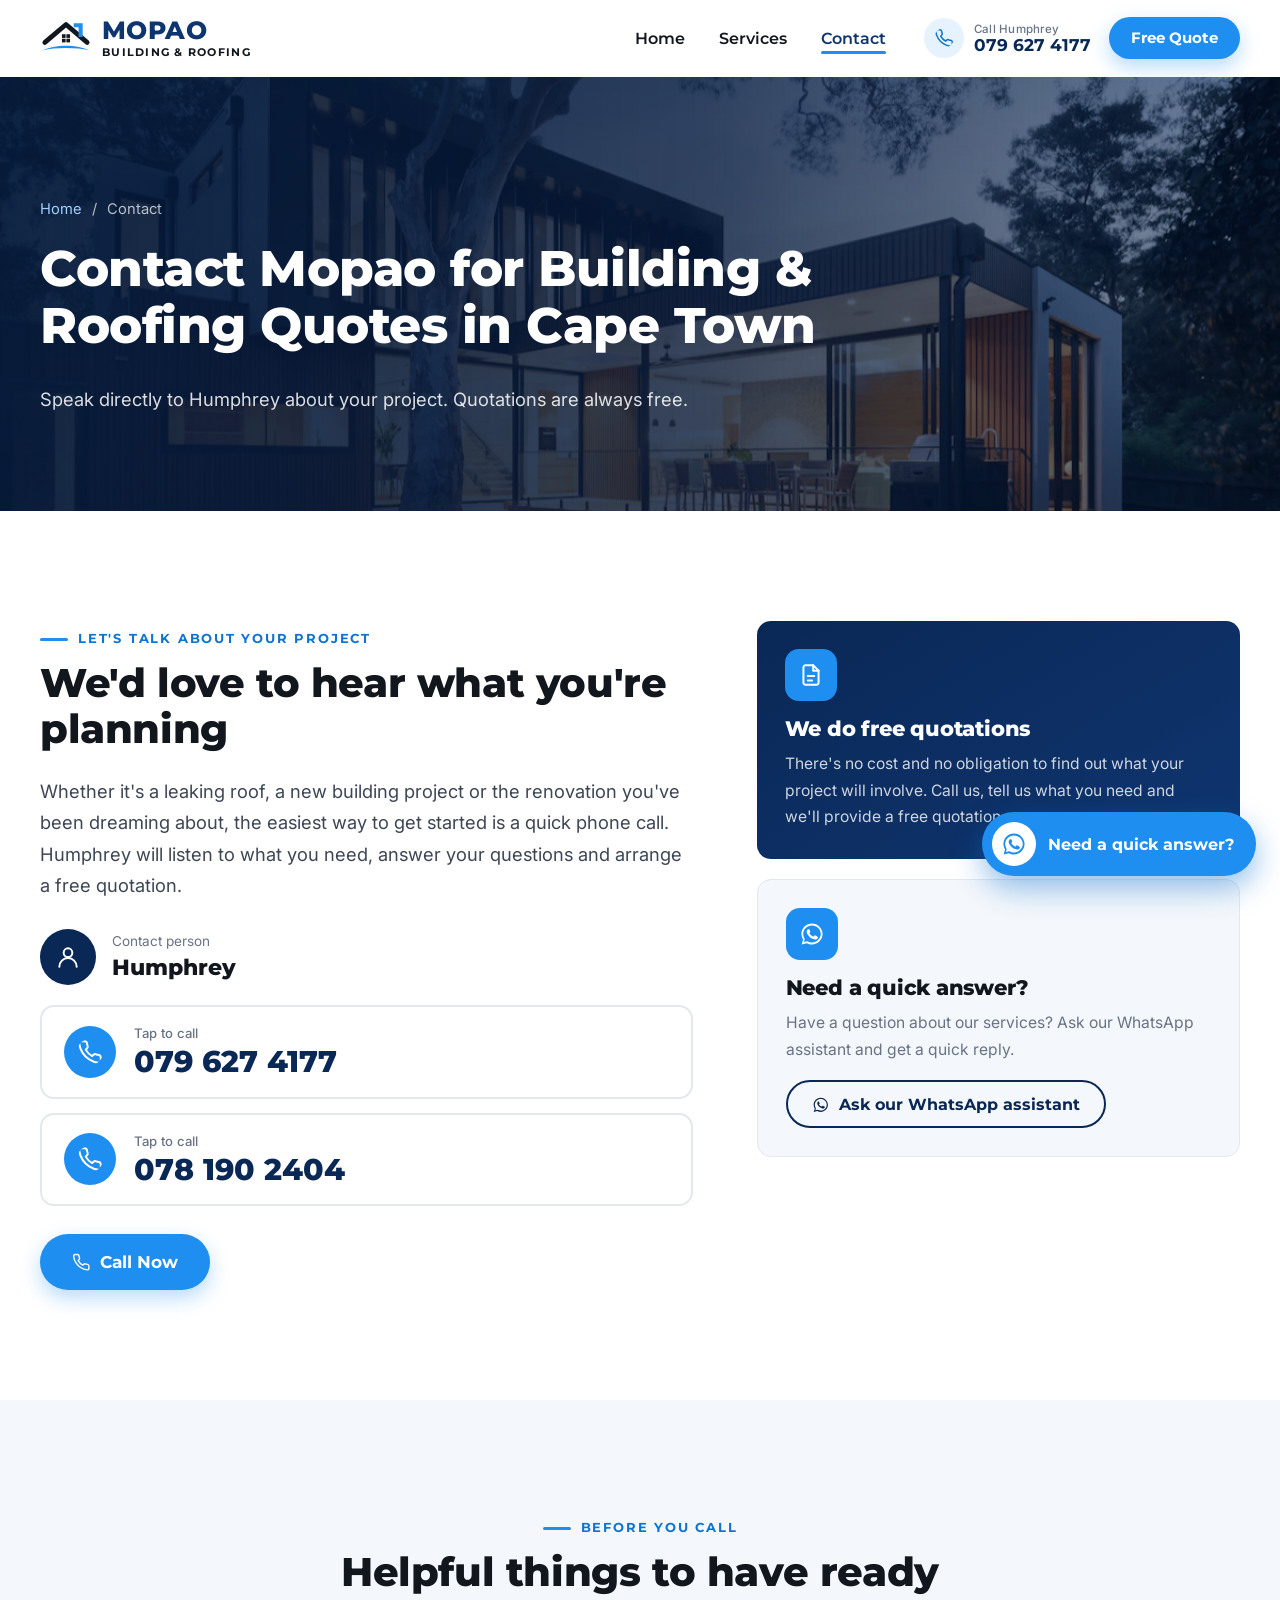
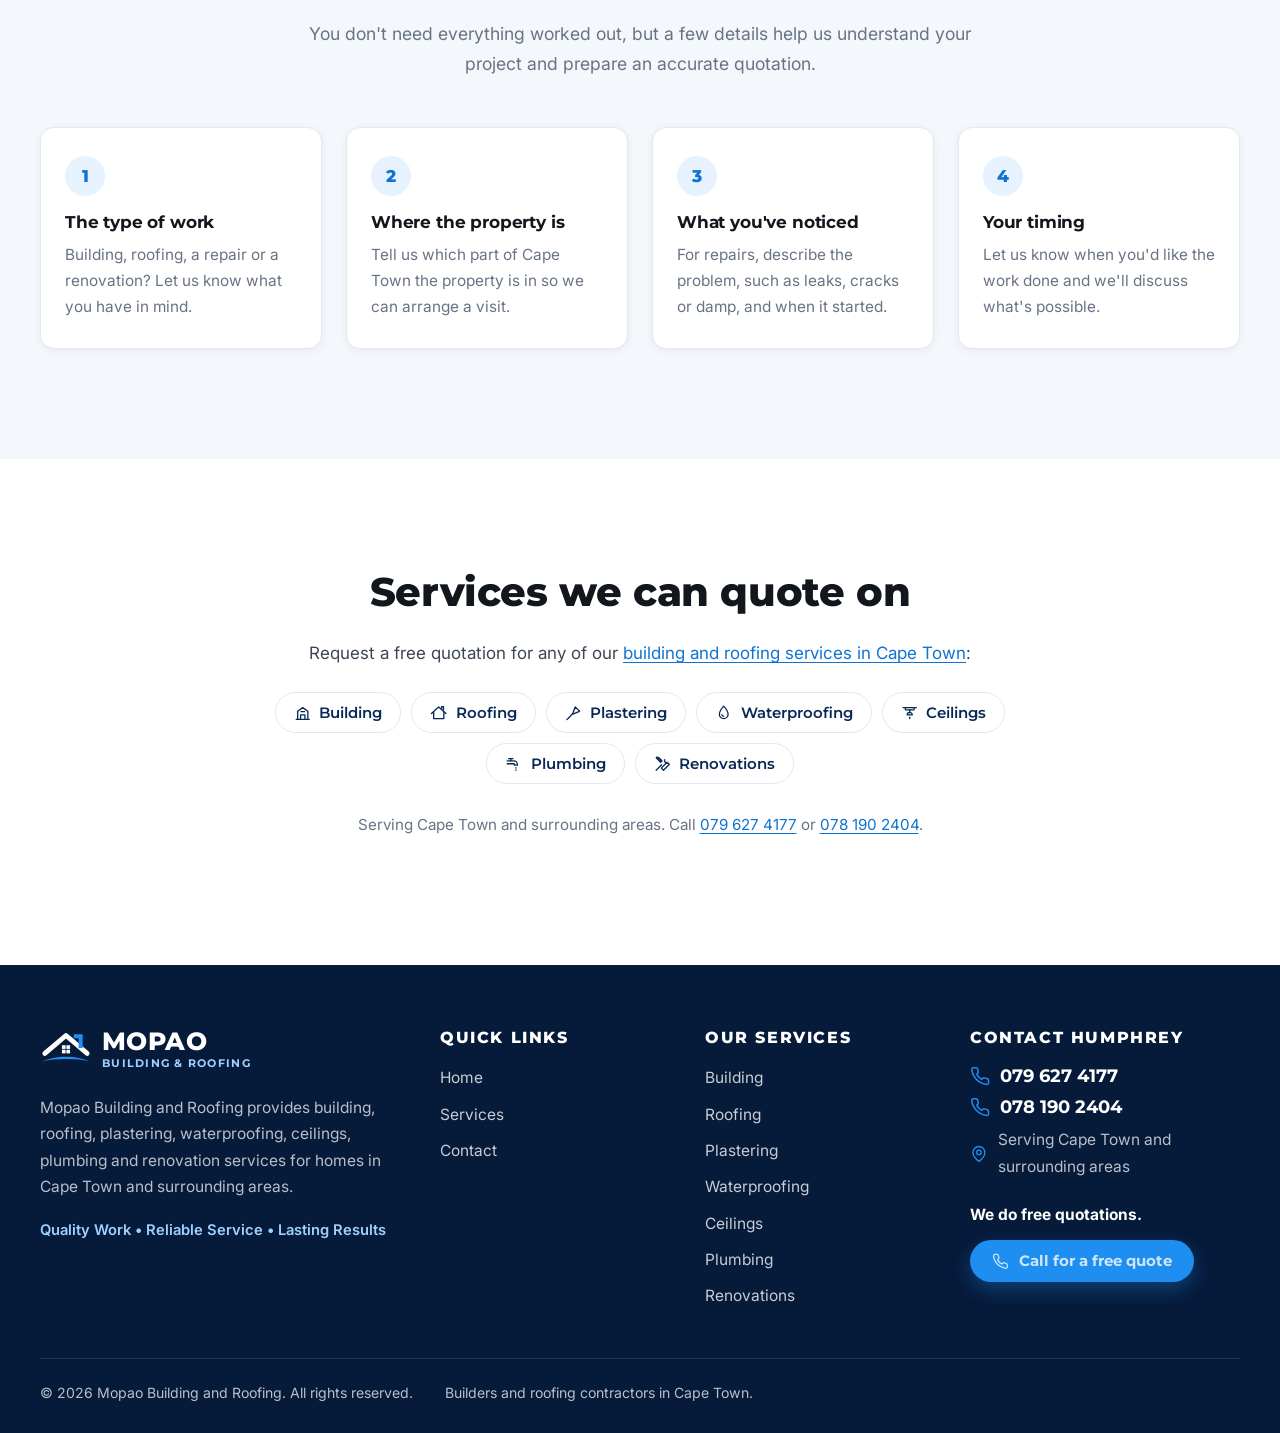
<file: contact/index.html>
<!doctype html>
<html lang="en-ZA">
<head>
<meta charset="utf-8">
<meta name="viewport" content="width=device-width, initial-scale=1">
<title>Free Building &amp; Roofing Quotes in Cape Town | Contact Mopao</title>
<meta name="description" content="Call Humphrey at Mopao Building and Roofing on 079 627 4177 or 078 190 2404 for a free building, roofing or renovation quotation in Cape Town.">
<meta name="robots" content="noindex, nofollow">

<meta name="theme-color" content="#0a2856">
<meta name="geo.region" content="ZA-WC">
<meta name="geo.placename" content="Cape Town">
<meta property="og:type" content="website">
<meta property="og:locale" content="en_ZA">
<meta property="og:site_name" content="Mopao Building and Roofing">
<meta property="og:title" content="Free Building &amp; Roofing Quotes in Cape Town | Contact Mopao">
<meta property="og:description" content="Call Humphrey at Mopao Building and Roofing on 079 627 4177 or 078 190 2404 for a free building, roofing or renovation quotation in Cape Town.">


<meta name="twitter:card" content="summary_large_image">
<link rel="icon" href="../assets/images/favicon.svg" type="image/svg+xml">
<link rel="preconnect" href="https://fonts.googleapis.com">
<link rel="preconnect" href="https://fonts.gstatic.com" crossorigin>
<link rel="stylesheet" href="https://fonts.googleapis.com/css2?family=Inter:wght@400;500;600&family=Kalam:wght@700&family=Montserrat:wght@600;700;800&display=swap">

<link rel="stylesheet" href="../assets/css/styles.css">
<script>document.documentElement.classList.add('js')</script>
<script type="application/ld+json">{"@context":"https://schema.org","@type":["LocalBusiness","GeneralContractor"],"name":"Mopao Building and Roofing","slogan":"Your Vision, Our Expertise","description":"Builders and roofing contractors in Cape Town offering building, roofing, plastering, waterproofing, ceilings, plumbing and renovations. Free quotations.","telephone":"+27796274177","contactPoint":[{"@type":"ContactPoint","telephone":"+27796274177","contactType":"customer service","name":"Humphrey","areaServed":"ZA","availableLanguage":"English"},{"@type":"ContactPoint","telephone":"+27781902404","contactType":"customer service","name":"Humphrey","areaServed":"ZA","availableLanguage":"English"}],"areaServed":[{"@type":"City","name":"Cape Town","containedInPlace":{"@type":"AdministrativeArea","name":"Western Cape"}}],"knowsAbout":["Building","Roofing","Plastering","Waterproofing","Ceilings","Plumbing","Renovations"],"hasOfferCatalog":{"@type":"OfferCatalog","name":"Building and roofing services","itemListElement":[{"@type":"Offer","itemOffered":{"@type":"Service","name":"Building Services in Cape Town","areaServed":"Cape Town"}},{"@type":"Offer","itemOffered":{"@type":"Service","name":"Roofing Services in Cape Town","areaServed":"Cape Town"}},{"@type":"Offer","itemOffered":{"@type":"Service","name":"Plastering Services","areaServed":"Cape Town"}},{"@type":"Offer","itemOffered":{"@type":"Service","name":"Waterproofing in Cape Town","areaServed":"Cape Town"}},{"@type":"Offer","itemOffered":{"@type":"Service","name":"Ceiling Installations and Repairs","areaServed":"Cape Town"}},{"@type":"Offer","itemOffered":{"@type":"Service","name":"Plumbing Services in Cape Town","areaServed":"Cape Town"}},{"@type":"Offer","itemOffered":{"@type":"Service","name":"Home Renovations in Cape Town","areaServed":"Cape Town"}}]}}</script>
</head>
<body>
<a class="skip-link" href="#main">Skip to content</a>
<header class="site-header" data-header>
  <div class="container header-inner">
    <a class="logo " href="../" aria-label="Mopao Building and Roofing - home">
  <svg class="logo-mark" viewBox="0 0 64 48" aria-hidden="true" focusable="false">
  <path d="M6 30 32 8l26 22" fill="none" stroke="var(--logo-roof, #12161d)" stroke-width="6" stroke-linejoin="round" stroke-linecap="round"/>
  <path d="M44 9h6v12" fill="none" stroke="#1e8ef0" stroke-width="5" stroke-linecap="square"/>
  <path d="M3 40c14-8 44-8 58 0-16-4-42-4-58 0Z" fill="#1e8ef0"/>
  <g fill="var(--logo-roof, #12161d)"><rect x="27" y="20" width="4.5" height="4.5"/><rect x="32.5" y="20" width="4.5" height="4.5"/><rect x="27" y="25.5" width="4.5" height="4.5"/><rect x="32.5" y="25.5" width="4.5" height="4.5"/></g>
</svg>
  <span class="logo-text"><span class="logo-name">MOPAO</span><span class="logo-sub">Building &amp; Roofing</span></span>
</a>
    <nav class="main-nav" aria-label="Main">
      <button class="nav-toggle" type="button" aria-expanded="false" aria-controls="nav-menu" data-nav-toggle>
        <svg class="icon icon-open" viewBox="0 0 24 24" fill="none" stroke="currentColor" stroke-width="1.8" stroke-linecap="round" stroke-linejoin="round" aria-hidden="true" focusable="false"><path d="M4 7h16"/><path d="M4 12h16"/><path d="M4 17h16"/></svg><svg class="icon icon-close" viewBox="0 0 24 24" fill="none" stroke="currentColor" stroke-width="1.8" stroke-linecap="round" stroke-linejoin="round" aria-hidden="true" focusable="false"><path d="M6 6l12 12"/><path d="M18 6 6 18"/></svg><span class="sr-only">Menu</span>
      </button>
      <div class="nav-menu" id="nav-menu" data-nav-menu>
        <ul class="nav-links"><li><a href="../">Home</a></li><li><a href="../services/">Services</a></li><li><a href="../contact/" aria-current="page">Contact</a></li></ul>
        <div class="nav-mobile-call">
          <p>Call Humphrey for a free quotation</p>
          <a class="btn btn-primary btn-block" href="tel:+27796274177"><svg class="icon" viewBox="0 0 24 24" fill="none" stroke="currentColor" stroke-width="1.8" stroke-linecap="round" stroke-linejoin="round" aria-hidden="true" focusable="false"><path d="M22 16.9v3a2 2 0 0 1-2.2 2 19.8 19.8 0 0 1-8.6-3.1 19.5 19.5 0 0 1-6-6A19.8 19.8 0 0 1 2.1 4.2 2 2 0 0 1 4.1 2h3a2 2 0 0 1 2 1.7c.1.9.4 1.8.7 2.7a2 2 0 0 1-.5 2.1L8 9.8a16 16 0 0 0 6 6l1.3-1.3a2 2 0 0 1 2.1-.4c.9.3 1.8.6 2.7.7a2 2 0 0 1 1.7 2Z"/></svg> 079 627 4177</a>
          <a class="btn btn-outline-light btn-block" href="tel:+27781902404"><svg class="icon" viewBox="0 0 24 24" fill="none" stroke="currentColor" stroke-width="1.8" stroke-linecap="round" stroke-linejoin="round" aria-hidden="true" focusable="false"><path d="M22 16.9v3a2 2 0 0 1-2.2 2 19.8 19.8 0 0 1-8.6-3.1 19.5 19.5 0 0 1-6-6A19.8 19.8 0 0 1 2.1 4.2 2 2 0 0 1 4.1 2h3a2 2 0 0 1 2 1.7c.1.9.4 1.8.7 2.7a2 2 0 0 1-.5 2.1L8 9.8a16 16 0 0 0 6 6l1.3-1.3a2 2 0 0 1 2.1-.4c.9.3 1.8.6 2.7.7a2 2 0 0 1 1.7 2Z"/></svg> 078 190 2404</a>
        </div>
      </div>
    </nav>
    <div class="header-actions">
      <a class="header-phone" href="tel:+27796274177"><svg class="icon" viewBox="0 0 24 24" fill="none" stroke="currentColor" stroke-width="1.8" stroke-linecap="round" stroke-linejoin="round" aria-hidden="true" focusable="false"><path d="M22 16.9v3a2 2 0 0 1-2.2 2 19.8 19.8 0 0 1-8.6-3.1 19.5 19.5 0 0 1-6-6A19.8 19.8 0 0 1 2.1 4.2 2 2 0 0 1 4.1 2h3a2 2 0 0 1 2 1.7c.1.9.4 1.8.7 2.7a2 2 0 0 1-.5 2.1L8 9.8a16 16 0 0 0 6 6l1.3-1.3a2 2 0 0 1 2.1-.4c.9.3 1.8.6 2.7.7a2 2 0 0 1 1.7 2Z"/></svg><span><small>Call Humphrey</small>079 627 4177</span></a>
      <a class="btn btn-primary btn-sm header-cta" href="tel:+27796274177">Free Quote</a>
      <a class="header-call-mobile" href="tel:+27796274177" aria-label="Call Humphrey on 079 627 4177"><svg class="icon" viewBox="0 0 24 24" fill="none" stroke="currentColor" stroke-width="1.8" stroke-linecap="round" stroke-linejoin="round" aria-hidden="true" focusable="false"><path d="M22 16.9v3a2 2 0 0 1-2.2 2 19.8 19.8 0 0 1-8.6-3.1 19.5 19.5 0 0 1-6-6A19.8 19.8 0 0 1 2.1 4.2 2 2 0 0 1 4.1 2h3a2 2 0 0 1 2 1.7c.1.9.4 1.8.7 2.7a2 2 0 0 1-.5 2.1L8 9.8a16 16 0 0 0 6 6l1.3-1.3a2 2 0 0 1 2.1-.4c.9.3 1.8.6 2.7.7a2 2 0 0 1 1.7 2Z"/></svg><span>Call</span></a>
    </div>
  </div>
</header>
<main id="main">

<section class="page-hero page-hero-compact" aria-labelledby="page-heading">
  <img class="page-hero-media" src="../assets/images/modern-home-exterior-cape-town-1200.webp" width="1200" height="900" alt="" fetchpriority="high" decoding="async">
  <div class="container page-hero-inner">
    <nav class="breadcrumb" aria-label="Breadcrumb"><a href="../">Home</a><span aria-hidden="true">/</span><span aria-current="page">Contact</span></nav>
    <h1 id="page-heading">Contact Mopao for Building &amp; Roofing Quotes in Cape Town</h1>
    <p>Speak directly to Humphrey about your project. Quotations are always free.</p>
  </div>
</section>

<section class="section contact" id="call" aria-label="Contact details">
  <div class="container contact-grid">
    <div class="contact-main" data-reveal>
      <span class="eyebrow">Let's talk about your project</span>
      <h2>We'd love to hear what you're planning</h2>
      <p class="lead">Whether it's a leaking roof, a new building project or the renovation you've been dreaming about, the easiest way to get started is a quick phone call. Humphrey will listen to what you need, answer your questions and arrange a free quotation.</p>

      <div class="contact-person">
        <span class="contact-avatar"><svg class="icon" viewBox="0 0 24 24" fill="none" stroke="currentColor" stroke-width="1.8" stroke-linecap="round" stroke-linejoin="round" aria-hidden="true" focusable="false"><circle cx="12" cy="8" r="4"/><path d="M4 21a8 8 0 0 1 16 0"/></svg></span>
        <div><span class="contact-label">Contact person</span><strong>Humphrey</strong></div>
      </div>

      <ul class="phone-list">
        <li><a class="phone-big" href="tel:+27796274177"><svg class="icon" viewBox="0 0 24 24" fill="none" stroke="currentColor" stroke-width="1.8" stroke-linecap="round" stroke-linejoin="round" aria-hidden="true" focusable="false"><path d="M22 16.9v3a2 2 0 0 1-2.2 2 19.8 19.8 0 0 1-8.6-3.1 19.5 19.5 0 0 1-6-6A19.8 19.8 0 0 1 2.1 4.2 2 2 0 0 1 4.1 2h3a2 2 0 0 1 2 1.7c.1.9.4 1.8.7 2.7a2 2 0 0 1-.5 2.1L8 9.8a16 16 0 0 0 6 6l1.3-1.3a2 2 0 0 1 2.1-.4c.9.3 1.8.6 2.7.7a2 2 0 0 1 1.7 2Z"/></svg><span><small>Tap to call</small>079 627 4177</span></a></li><li><a class="phone-big" href="tel:+27781902404"><svg class="icon" viewBox="0 0 24 24" fill="none" stroke="currentColor" stroke-width="1.8" stroke-linecap="round" stroke-linejoin="round" aria-hidden="true" focusable="false"><path d="M22 16.9v3a2 2 0 0 1-2.2 2 19.8 19.8 0 0 1-8.6-3.1 19.5 19.5 0 0 1-6-6A19.8 19.8 0 0 1 2.1 4.2 2 2 0 0 1 4.1 2h3a2 2 0 0 1 2 1.7c.1.9.4 1.8.7 2.7a2 2 0 0 1-.5 2.1L8 9.8a16 16 0 0 0 6 6l1.3-1.3a2 2 0 0 1 2.1-.4c.9.3 1.8.6 2.7.7a2 2 0 0 1 1.7 2Z"/></svg><span><small>Tap to call</small>078 190 2404</span></a></li>
      </ul>

      <a class="btn btn-primary btn-lg" href="tel:+27796274177"><svg class="icon" viewBox="0 0 24 24" fill="none" stroke="currentColor" stroke-width="1.8" stroke-linecap="round" stroke-linejoin="round" aria-hidden="true" focusable="false"><path d="M22 16.9v3a2 2 0 0 1-2.2 2 19.8 19.8 0 0 1-8.6-3.1 19.5 19.5 0 0 1-6-6A19.8 19.8 0 0 1 2.1 4.2 2 2 0 0 1 4.1 2h3a2 2 0 0 1 2 1.7c.1.9.4 1.8.7 2.7a2 2 0 0 1-.5 2.1L8 9.8a16 16 0 0 0 6 6l1.3-1.3a2 2 0 0 1 2.1-.4c.9.3 1.8.6 2.7.7a2 2 0 0 1 1.7 2Z"/></svg> Call Now</a>
    </div>

    <aside class="contact-side">
      <div class="contact-card contact-card-highlight" data-reveal>
        <span class="contact-card-icon"><svg class="icon" viewBox="0 0 24 24" fill="none" stroke="currentColor" stroke-width="1.8" stroke-linecap="round" stroke-linejoin="round" aria-hidden="true" focusable="false"><path d="M14 3H7a2 2 0 0 0-2 2v14a2 2 0 0 0 2 2h10a2 2 0 0 0 2-2V8Z"/><path d="M14 3v5h5"/><path d="M9 13h6"/><path d="M9 17h4"/></svg></span>
        <h2>We do free quotations</h2>
        <p>There's no cost and no obligation to find out what your project will involve. Call us, tell us what you need and we'll provide a free quotation.</p>
      </div>
      
      <div class="contact-card" data-reveal>
        <span class="contact-card-icon contact-card-icon-wa"><svg class="icon" viewBox="0 0 32 32" aria-hidden="true" focusable="false"><path fill="currentColor" d="M16 3C8.8 3 3 8.7 3 15.8c0 2.5.7 4.9 2 6.9L3.2 29l6.5-1.7c1.9 1 4 1.6 6.3 1.6 7.2 0 13-5.7 13-12.8S23.2 3 16 3Zm0 23.5c-2 0-3.9-.5-5.6-1.5l-.4-.2-3.9 1 1-3.7-.3-.4a10.4 10.4 0 0 1-1.6-5.6C5.2 10 10 5.4 16 5.4S26.8 10 26.8 15.8 22 26.5 16 26.5Zm5.9-7.9c-.3-.2-1.9-.9-2.2-1-.3-.1-.5-.2-.7.2l-1 1.2c-.2.2-.4.2-.7.1a8.8 8.8 0 0 1-4.4-3.8c-.3-.6.3-.5 1-1.7.1-.2 0-.4 0-.5l-1-2.4c-.3-.6-.5-.5-.7-.5h-.6c-.2 0-.6.1-.9.4-.3.3-1.2 1.1-1.2 2.8s1.2 3.2 1.4 3.4c.2.2 2.4 3.7 5.8 5.1 2.2.9 3 1 4.1.8.7-.1 1.9-.8 2.2-1.5.3-.8.3-1.4.2-1.5-.1-.2-.3-.3-.6-.4Z"/></svg></span>
        <h2>Need a quick answer?</h2>
        <p>Have a question about our services? Ask our WhatsApp assistant and get a quick reply.</p>
        <a class="btn btn-outline" href="../contact/#call" data-joseph data-joseph-unconfigured><svg class="icon" viewBox="0 0 32 32" aria-hidden="true" focusable="false"><path fill="currentColor" d="M16 3C8.8 3 3 8.7 3 15.8c0 2.5.7 4.9 2 6.9L3.2 29l6.5-1.7c1.9 1 4 1.6 6.3 1.6 7.2 0 13-5.7 13-12.8S23.2 3 16 3Zm0 23.5c-2 0-3.9-.5-5.6-1.5l-.4-.2-3.9 1 1-3.7-.3-.4a10.4 10.4 0 0 1-1.6-5.6C5.2 10 10 5.4 16 5.4S26.8 10 26.8 15.8 22 26.5 16 26.5Zm5.9-7.9c-.3-.2-1.9-.9-2.2-1-.3-.1-.5-.2-.7.2l-1 1.2c-.2.2-.4.2-.7.1a8.8 8.8 0 0 1-4.4-3.8c-.3-.6.3-.5 1-1.7.1-.2 0-.4 0-.5l-1-2.4c-.3-.6-.5-.5-.7-.5h-.6c-.2 0-.6.1-.9.4-.3.3-1.2 1.1-1.2 2.8s1.2 3.2 1.4 3.4c.2.2 2.4 3.7 5.8 5.1 2.2.9 3 1 4.1.8.7-.1 1.9-.8 2.2-1.5.3-.8.3-1.4.2-1.5-.1-.2-.3-.3-.6-.4Z"/></svg> Ask our WhatsApp assistant</a>
      </div>
    </aside>
  </div>
</section>

<section class="section section-soft" aria-labelledby="prepare-heading">
  <div class="container">
    <div class="section-head" data-reveal>
      <span class="eyebrow">Before you call</span>
      <h2 id="prepare-heading">Helpful things to have ready</h2>
      <p>You don't need everything worked out, but a few details help us understand your project and prepare an accurate quotation.</p>
    </div>
    <ol class="steps">
      <li data-reveal><span class="step-num">1</span><h3>The type of work</h3><p>Building, roofing, a repair or a renovation? Let us know what you have in mind.</p></li>
      <li data-reveal><span class="step-num">2</span><h3>Where the property is</h3><p>Tell us which part of Cape Town the property is in so we can arrange a visit.</p></li>
      <li data-reveal><span class="step-num">3</span><h3>What you've noticed</h3><p>For repairs, describe the problem, such as leaks, cracks or damp, and when it started.</p></li>
      <li data-reveal><span class="step-num">4</span><h3>Your timing</h3><p>Let us know when you'd like the work done and we'll discuss what's possible.</p></li>
    </ol>
  </div>
</section>

<section class="section" aria-labelledby="quote-services-heading">
  <div class="container narrow center" data-reveal>
    <h2 id="quote-services-heading">Services we can quote on</h2>
    <p>Request a free quotation for any of our <a href="../services/">building and roofing services in Cape Town</a>:</p>
    <ul class="pill-list">
      <li><a href="../services/#building"><svg class="icon" viewBox="0 0 24 24" fill="none" stroke="currentColor" stroke-width="1.8" stroke-linecap="round" stroke-linejoin="round" aria-hidden="true" focusable="false"><path d="M3 21h18"/><path d="M5 21V10l7-5 7 5v11"/><path d="M9 21v-6h6v6"/><path d="M9.5 10.5h5"/></svg> Building</a></li><li><a href="../services/#roofing"><svg class="icon" viewBox="0 0 24 24" fill="none" stroke="currentColor" stroke-width="1.8" stroke-linecap="round" stroke-linejoin="round" aria-hidden="true" focusable="false"><path d="M2 13 12 4l10 9"/><path d="M5 11v9h14v-9"/><path d="M16 6V3.5h2.5V8.5"/></svg> Roofing</a></li><li><a href="../services/#plastering"><svg class="icon" viewBox="0 0 24 24" fill="none" stroke="currentColor" stroke-width="1.8" stroke-linecap="round" stroke-linejoin="round" aria-hidden="true" focusable="false"><path d="m14 4 6 6-8.5 3.5L10.5 13.5Z"/><path d="m10.5 13.5-6 6"/><path d="M3.5 20.5 2.5 21.5"/></svg> Plastering</a></li><li><a href="../services/#waterproofing"><svg class="icon" viewBox="0 0 24 24" fill="none" stroke="currentColor" stroke-width="1.8" stroke-linecap="round" stroke-linejoin="round" aria-hidden="true" focusable="false"><path d="M12 3s6 6.6 6 11a6 6 0 0 1-12 0c0-4.4 6-11 6-11Z"/><path d="M9.5 14.5a2.5 2.5 0 0 0 2.5 2.5"/></svg> Waterproofing</a></li><li><a href="../services/#ceilings"><svg class="icon" viewBox="0 0 24 24" fill="none" stroke="currentColor" stroke-width="1.8" stroke-linecap="round" stroke-linejoin="round" aria-hidden="true" focusable="false"><path d="M3 5h18"/><path d="M6 5v3h12V5"/><path d="M12 8v4"/><path d="M8.5 15a3.5 3.5 0 0 1 7 0Z"/><path d="M12 18v2"/></svg> Ceilings</a></li><li><a href="../services/#plumbing"><svg class="icon" viewBox="0 0 24 24" fill="none" stroke="currentColor" stroke-width="1.8" stroke-linecap="round" stroke-linejoin="round" aria-hidden="true" focusable="false"><path d="M3 8h9a5 5 0 0 1 5 5v1h-4v-1a1 1 0 0 0-1-1H3"/><path d="M8 8V5"/><path d="M5 5h6"/><path d="M15 17.5v.5"/><path d="M15 20.5v.5"/></svg> Plumbing</a></li><li><a href="../services/#renovations"><svg class="icon" viewBox="0 0 24 24" fill="none" stroke="currentColor" stroke-width="1.8" stroke-linecap="round" stroke-linejoin="round" aria-hidden="true" focusable="false"><path d="M14.7 6.3a4 4 0 0 0 5 5L21 13l-8 8-3-3 8-8"/><path d="m3 21 7.5-7.5"/><path d="M4 3 9 8"/><path d="m3 4 1-1 3 1 4 4-2 2-4-4Z"/></svg> Renovations</a></li>
    </ul>
    <p class="muted">Serving Cape Town and surrounding areas. Call <a href="tel:+27796274177">079 627 4177</a> or <a href="tel:+27781902404">078 190 2404</a>.</p>
  </div>
</section>

</main>
<footer class="site-footer">
  <div class="container footer-grid">
    <div class="footer-brand">
      <a class="logo logo-light" href="../" aria-label="Mopao Building and Roofing - home">
  <svg class="logo-mark" viewBox="0 0 64 48" aria-hidden="true" focusable="false">
  <path d="M6 30 32 8l26 22" fill="none" stroke="var(--logo-roof, #12161d)" stroke-width="6" stroke-linejoin="round" stroke-linecap="round"/>
  <path d="M44 9h6v12" fill="none" stroke="#1e8ef0" stroke-width="5" stroke-linecap="square"/>
  <path d="M3 40c14-8 44-8 58 0-16-4-42-4-58 0Z" fill="#1e8ef0"/>
  <g fill="var(--logo-roof, #12161d)"><rect x="27" y="20" width="4.5" height="4.5"/><rect x="32.5" y="20" width="4.5" height="4.5"/><rect x="27" y="25.5" width="4.5" height="4.5"/><rect x="32.5" y="25.5" width="4.5" height="4.5"/></g>
</svg>
  <span class="logo-text"><span class="logo-name">MOPAO</span><span class="logo-sub">Building &amp; Roofing</span></span>
</a>
      <p>Mopao Building and Roofing provides building, roofing, plastering, waterproofing, ceilings, plumbing and renovation services for homes in Cape Town and surrounding areas.</p>
      <p class="footer-tagline">Quality Work &bull; Reliable Service &bull; Lasting Results</p>
    </div>
    <nav class="footer-col" aria-label="Quick links">
      <h2>Quick links</h2>
      <ul><li><a href="../">Home</a></li><li><a href="../services/">Services</a></li><li><a href="../contact/">Contact</a></li></ul>
    </nav>
    <nav class="footer-col" aria-label="Our services">
      <h2>Our services</h2>
      <ul><li><a href="../services/#building">Building</a></li><li><a href="../services/#roofing">Roofing</a></li><li><a href="../services/#plastering">Plastering</a></li><li><a href="../services/#waterproofing">Waterproofing</a></li><li><a href="../services/#ceilings">Ceilings</a></li><li><a href="../services/#plumbing">Plumbing</a></li><li><a href="../services/#renovations">Renovations</a></li></ul>
    </nav>
    <div class="footer-col">
      <h2>Contact Humphrey</h2>
      <ul class="footer-contact">
        <li><a href="tel:+27796274177"><svg class="icon" viewBox="0 0 24 24" fill="none" stroke="currentColor" stroke-width="1.8" stroke-linecap="round" stroke-linejoin="round" aria-hidden="true" focusable="false"><path d="M22 16.9v3a2 2 0 0 1-2.2 2 19.8 19.8 0 0 1-8.6-3.1 19.5 19.5 0 0 1-6-6A19.8 19.8 0 0 1 2.1 4.2 2 2 0 0 1 4.1 2h3a2 2 0 0 1 2 1.7c.1.9.4 1.8.7 2.7a2 2 0 0 1-.5 2.1L8 9.8a16 16 0 0 0 6 6l1.3-1.3a2 2 0 0 1 2.1-.4c.9.3 1.8.6 2.7.7a2 2 0 0 1 1.7 2Z"/></svg> 079 627 4177</a></li><li><a href="tel:+27781902404"><svg class="icon" viewBox="0 0 24 24" fill="none" stroke="currentColor" stroke-width="1.8" stroke-linecap="round" stroke-linejoin="round" aria-hidden="true" focusable="false"><path d="M22 16.9v3a2 2 0 0 1-2.2 2 19.8 19.8 0 0 1-8.6-3.1 19.5 19.5 0 0 1-6-6A19.8 19.8 0 0 1 2.1 4.2 2 2 0 0 1 4.1 2h3a2 2 0 0 1 2 1.7c.1.9.4 1.8.7 2.7a2 2 0 0 1-.5 2.1L8 9.8a16 16 0 0 0 6 6l1.3-1.3a2 2 0 0 1 2.1-.4c.9.3 1.8.6 2.7.7a2 2 0 0 1 1.7 2Z"/></svg> 078 190 2404</a></li>
        <li><svg class="icon" viewBox="0 0 24 24" fill="none" stroke="currentColor" stroke-width="1.8" stroke-linecap="round" stroke-linejoin="round" aria-hidden="true" focusable="false"><path d="M20 10c0 6-8 12-8 12S4 16 4 10a8 8 0 0 1 16 0Z"/><circle cx="12" cy="10" r="3"/></svg> Serving Cape Town and surrounding areas</li>
      </ul>
      <p class="footer-quote"><strong>We do free quotations.</strong></p>
      <a class="btn btn-primary btn-sm" href="tel:+27796274177"><svg class="icon" viewBox="0 0 24 24" fill="none" stroke="currentColor" stroke-width="1.8" stroke-linecap="round" stroke-linejoin="round" aria-hidden="true" focusable="false"><path d="M22 16.9v3a2 2 0 0 1-2.2 2 19.8 19.8 0 0 1-8.6-3.1 19.5 19.5 0 0 1-6-6A19.8 19.8 0 0 1 2.1 4.2 2 2 0 0 1 4.1 2h3a2 2 0 0 1 2 1.7c.1.9.4 1.8.7 2.7a2 2 0 0 1-.5 2.1L8 9.8a16 16 0 0 0 6 6l1.3-1.3a2 2 0 0 1 2.1-.4c.9.3 1.8.6 2.7.7a2 2 0 0 1 1.7 2Z"/></svg> Call for a free quote</a>
    </div>
  </div>
  <div class="container footer-bottom">
    <p>&copy; 2026 Mopao Building and Roofing. All rights reserved.</p>
    <p>Builders and roofing contractors in Cape Town.</p>
  </div>
</footer>
<a class="joseph-btn" href="../contact/#call" data-joseph data-joseph-unconfigured aria-label="Need a quick answer? Ask our WhatsApp assistant">
  <span class="joseph-icon"><svg class="icon" viewBox="0 0 32 32" aria-hidden="true" focusable="false"><path fill="currentColor" d="M16 3C8.8 3 3 8.7 3 15.8c0 2.5.7 4.9 2 6.9L3.2 29l6.5-1.7c1.9 1 4 1.6 6.3 1.6 7.2 0 13-5.7 13-12.8S23.2 3 16 3Zm0 23.5c-2 0-3.9-.5-5.6-1.5l-.4-.2-3.9 1 1-3.7-.3-.4a10.4 10.4 0 0 1-1.6-5.6C5.2 10 10 5.4 16 5.4S26.8 10 26.8 15.8 22 26.5 16 26.5Zm5.9-7.9c-.3-.2-1.9-.9-2.2-1-.3-.1-.5-.2-.7.2l-1 1.2c-.2.2-.4.2-.7.1a8.8 8.8 0 0 1-4.4-3.8c-.3-.6.3-.5 1-1.7.1-.2 0-.4 0-.5l-1-2.4c-.3-.6-.5-.5-.7-.5h-.6c-.2 0-.6.1-.9.4-.3.3-1.2 1.1-1.2 2.8s1.2 3.2 1.4 3.4c.2.2 2.4 3.7 5.8 5.1 2.2.9 3 1 4.1.8.7-.1 1.9-.8 2.2-1.5.3-.8.3-1.4.2-1.5-.1-.2-.3-.3-.6-.4Z"/></svg></span><span class="joseph-label">Need a quick answer?</span>
</a>
<script src="../assets/js/main.js" defer></script>
</body>
</html>
</file>
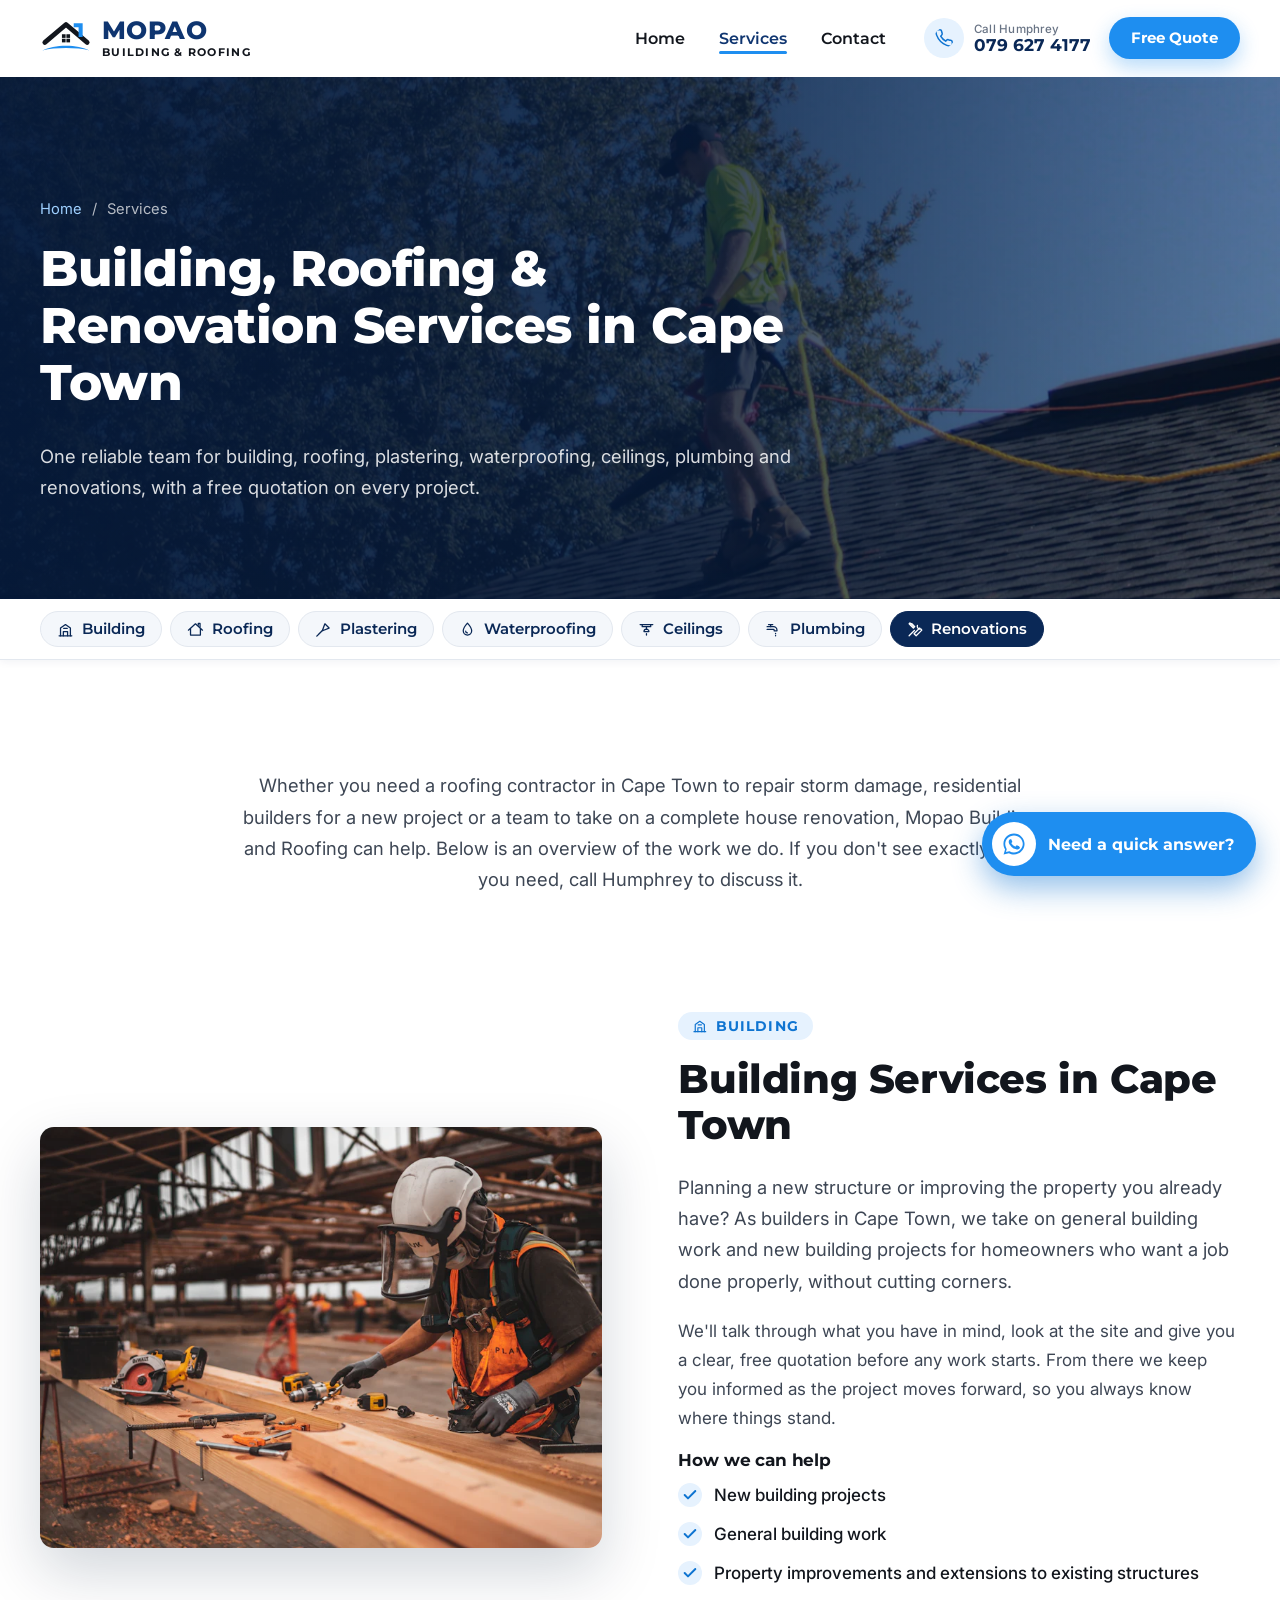
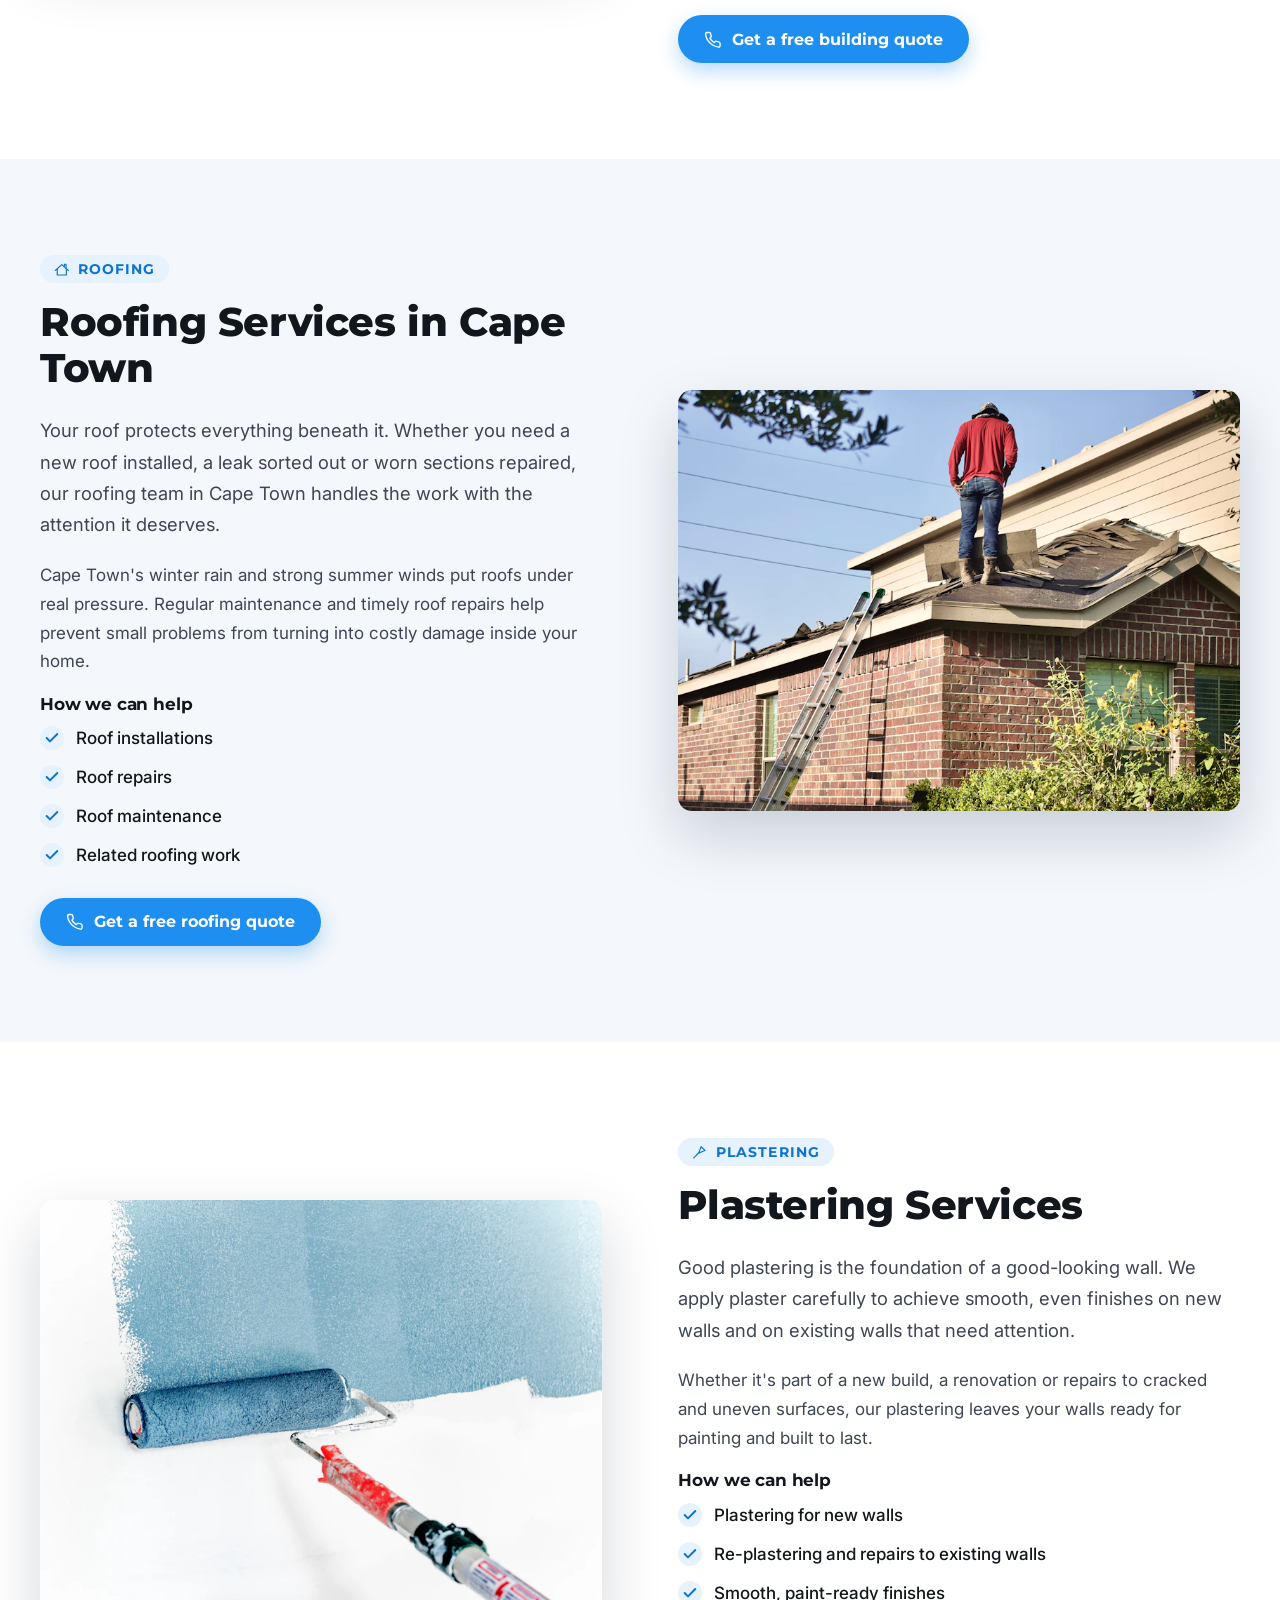
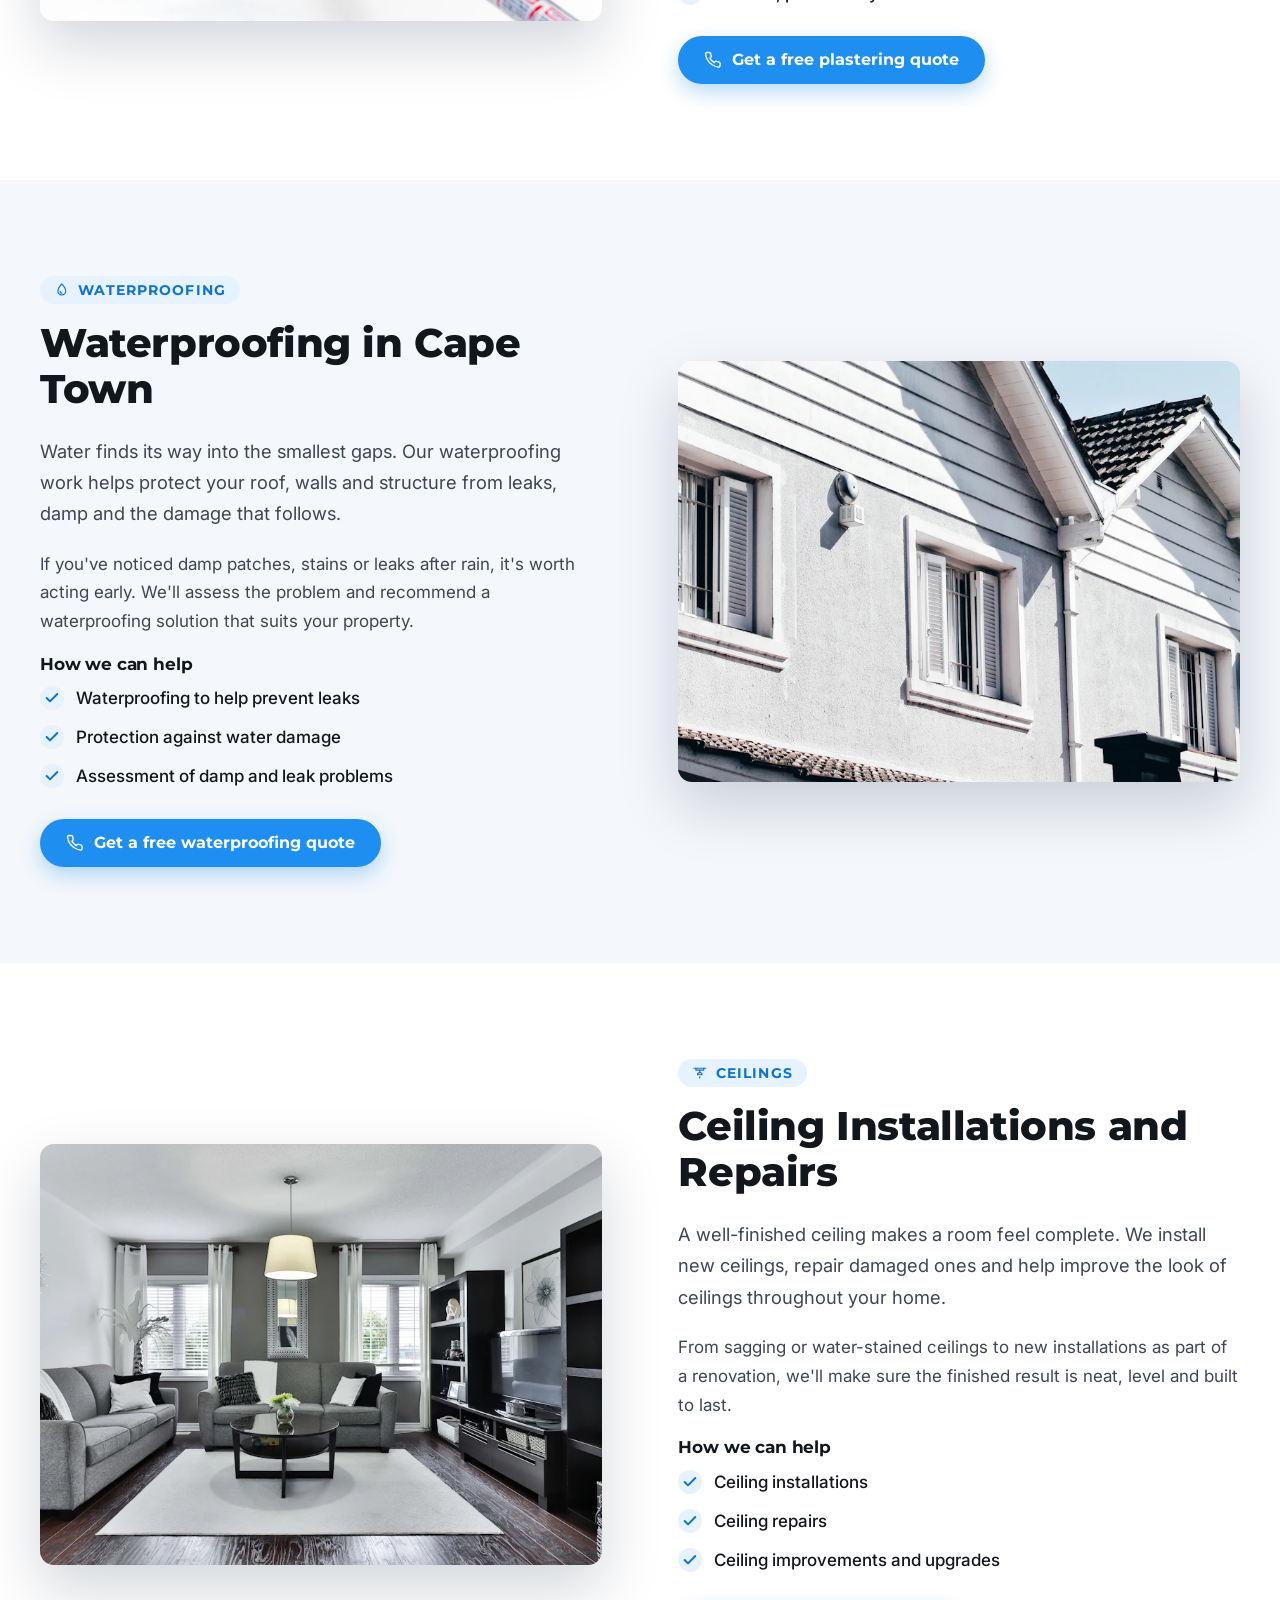
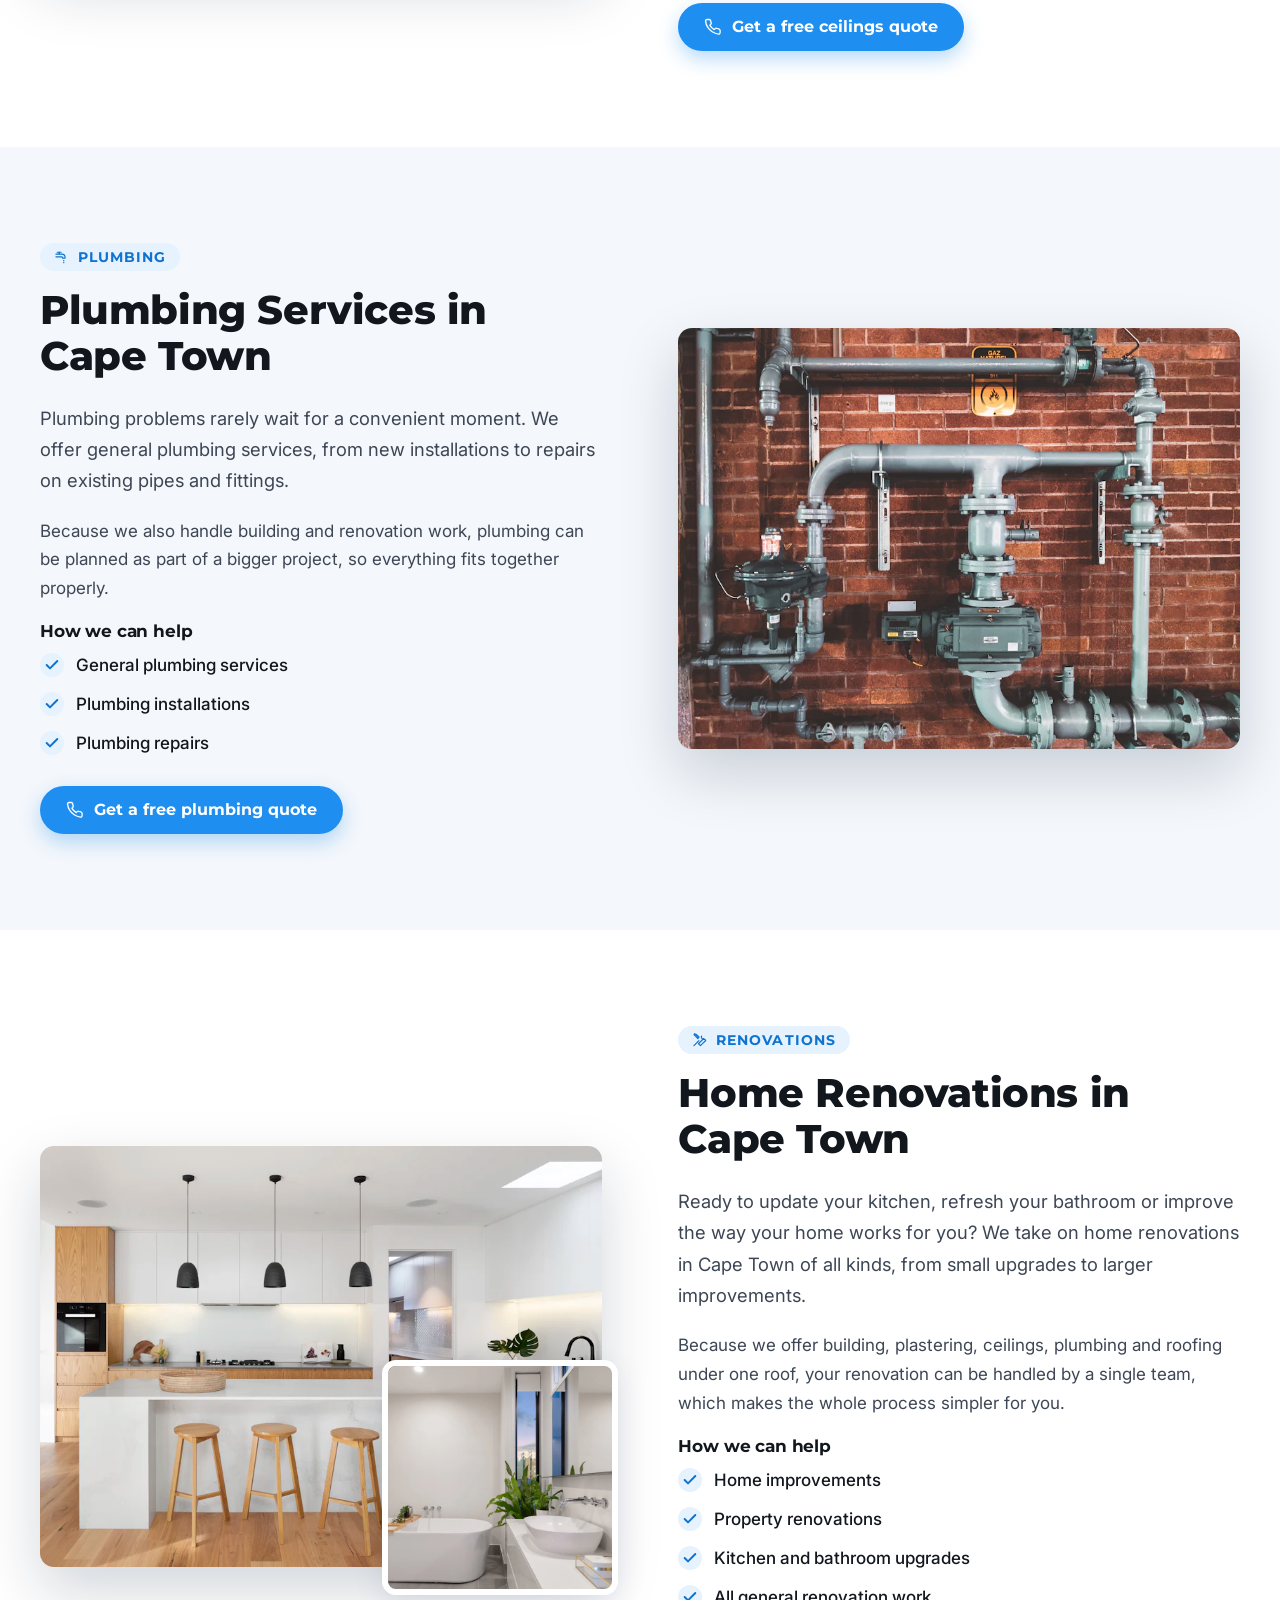
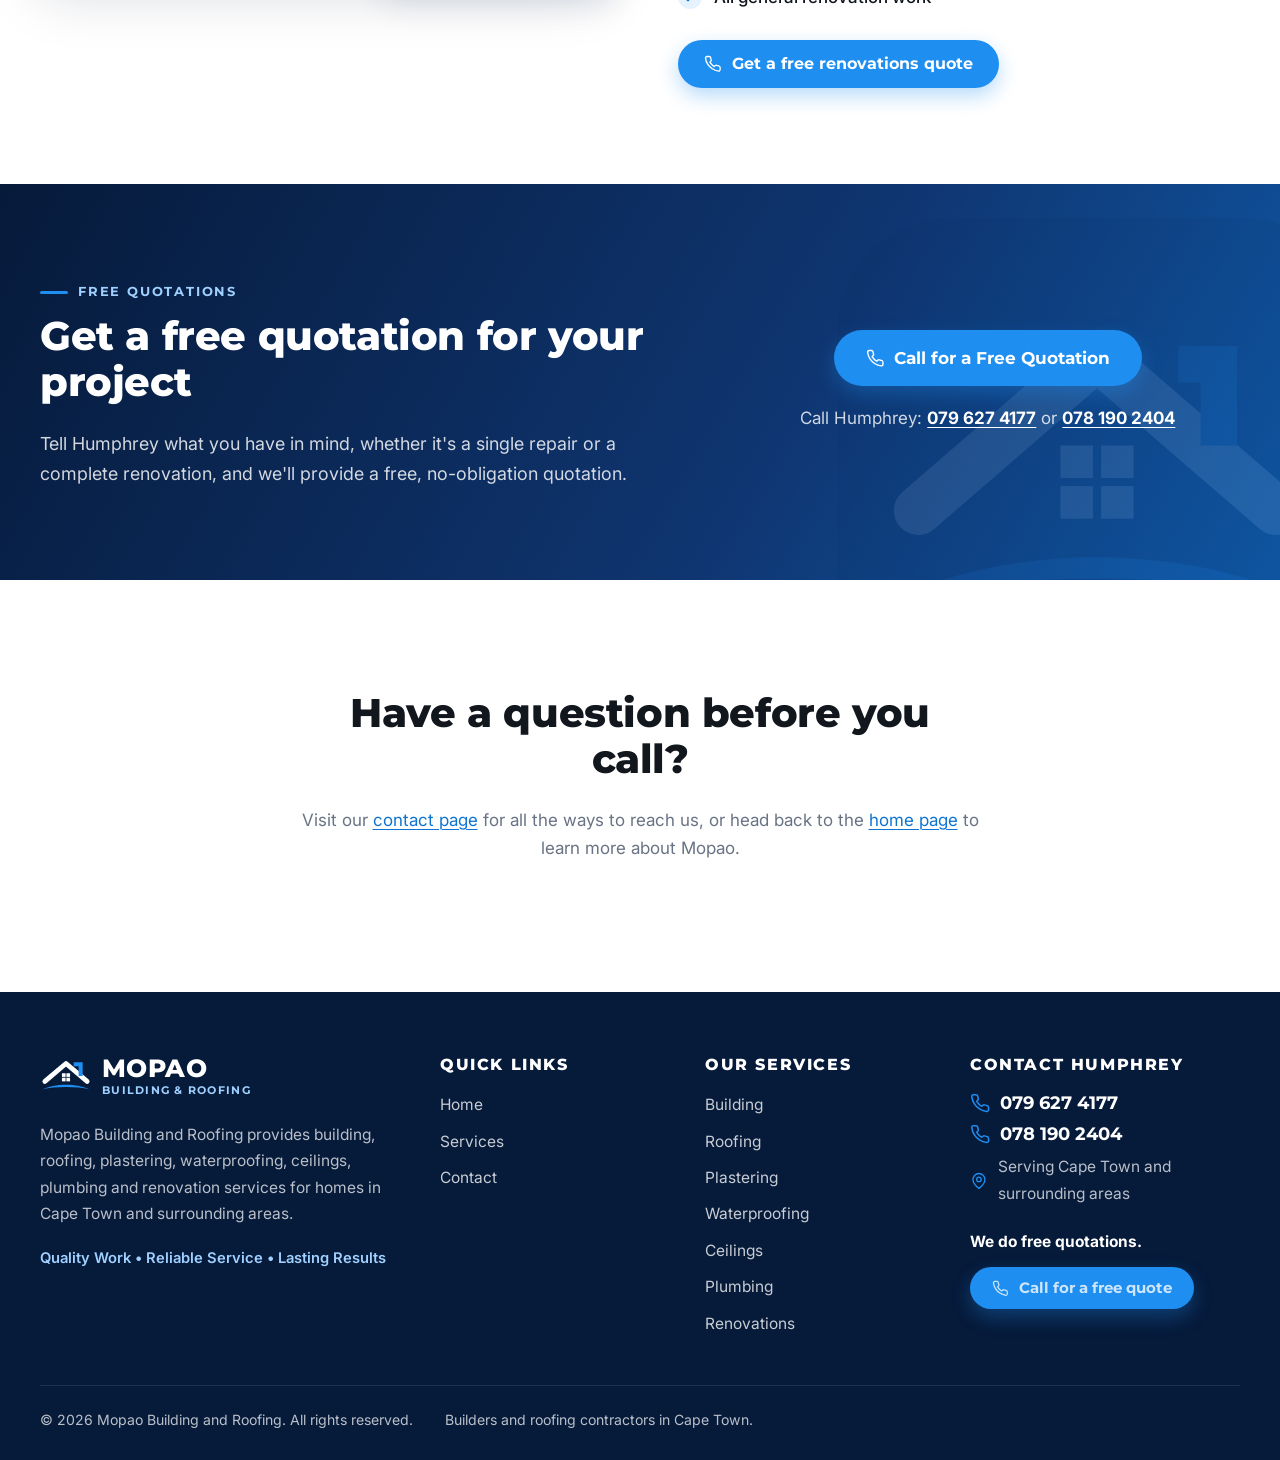
<file: services/index.html>
<!doctype html>
<html lang="en-ZA">
<head>
<meta charset="utf-8">
<meta name="viewport" content="width=device-width, initial-scale=1">
<title>Building, Roofing &amp; Renovation Services Cape Town | Mopao</title>
<meta name="description" content="Building, roofing and roof repairs, plastering, waterproofing, ceilings, plumbing and home renovations in Cape Town. Free quotations from Mopao.">
<meta name="robots" content="noindex, nofollow">

<meta name="theme-color" content="#0a2856">
<meta name="geo.region" content="ZA-WC">
<meta name="geo.placename" content="Cape Town">
<meta property="og:type" content="website">
<meta property="og:locale" content="en_ZA">
<meta property="og:site_name" content="Mopao Building and Roofing">
<meta property="og:title" content="Building, Roofing &amp; Renovation Services Cape Town | Mopao">
<meta property="og:description" content="Building, roofing and roof repairs, plastering, waterproofing, ceilings, plumbing and home renovations in Cape Town. Free quotations from Mopao.">


<meta name="twitter:card" content="summary_large_image">
<link rel="icon" href="../assets/images/favicon.svg" type="image/svg+xml">
<link rel="preconnect" href="https://fonts.googleapis.com">
<link rel="preconnect" href="https://fonts.gstatic.com" crossorigin>
<link rel="stylesheet" href="https://fonts.googleapis.com/css2?family=Inter:wght@400;500;600&family=Kalam:wght@700&family=Montserrat:wght@600;700;800&display=swap">

<link rel="stylesheet" href="../assets/css/styles.css">
<script>document.documentElement.classList.add('js')</script>
<script type="application/ld+json">{"@context":"https://schema.org","@type":["LocalBusiness","GeneralContractor"],"name":"Mopao Building and Roofing","slogan":"Your Vision, Our Expertise","description":"Builders and roofing contractors in Cape Town offering building, roofing, plastering, waterproofing, ceilings, plumbing and renovations. Free quotations.","telephone":"+27796274177","contactPoint":[{"@type":"ContactPoint","telephone":"+27796274177","contactType":"customer service","name":"Humphrey","areaServed":"ZA","availableLanguage":"English"},{"@type":"ContactPoint","telephone":"+27781902404","contactType":"customer service","name":"Humphrey","areaServed":"ZA","availableLanguage":"English"}],"areaServed":[{"@type":"City","name":"Cape Town","containedInPlace":{"@type":"AdministrativeArea","name":"Western Cape"}}],"knowsAbout":["Building","Roofing","Plastering","Waterproofing","Ceilings","Plumbing","Renovations"],"hasOfferCatalog":{"@type":"OfferCatalog","name":"Building and roofing services","itemListElement":[{"@type":"Offer","itemOffered":{"@type":"Service","name":"Building Services in Cape Town","areaServed":"Cape Town"}},{"@type":"Offer","itemOffered":{"@type":"Service","name":"Roofing Services in Cape Town","areaServed":"Cape Town"}},{"@type":"Offer","itemOffered":{"@type":"Service","name":"Plastering Services","areaServed":"Cape Town"}},{"@type":"Offer","itemOffered":{"@type":"Service","name":"Waterproofing in Cape Town","areaServed":"Cape Town"}},{"@type":"Offer","itemOffered":{"@type":"Service","name":"Ceiling Installations and Repairs","areaServed":"Cape Town"}},{"@type":"Offer","itemOffered":{"@type":"Service","name":"Plumbing Services in Cape Town","areaServed":"Cape Town"}},{"@type":"Offer","itemOffered":{"@type":"Service","name":"Home Renovations in Cape Town","areaServed":"Cape Town"}}]}}</script>
</head>
<body>
<a class="skip-link" href="#main">Skip to content</a>
<header class="site-header" data-header>
  <div class="container header-inner">
    <a class="logo " href="../" aria-label="Mopao Building and Roofing - home">
  <svg class="logo-mark" viewBox="0 0 64 48" aria-hidden="true" focusable="false">
  <path d="M6 30 32 8l26 22" fill="none" stroke="var(--logo-roof, #12161d)" stroke-width="6" stroke-linejoin="round" stroke-linecap="round"/>
  <path d="M44 9h6v12" fill="none" stroke="#1e8ef0" stroke-width="5" stroke-linecap="square"/>
  <path d="M3 40c14-8 44-8 58 0-16-4-42-4-58 0Z" fill="#1e8ef0"/>
  <g fill="var(--logo-roof, #12161d)"><rect x="27" y="20" width="4.5" height="4.5"/><rect x="32.5" y="20" width="4.5" height="4.5"/><rect x="27" y="25.5" width="4.5" height="4.5"/><rect x="32.5" y="25.5" width="4.5" height="4.5"/></g>
</svg>
  <span class="logo-text"><span class="logo-name">MOPAO</span><span class="logo-sub">Building &amp; Roofing</span></span>
</a>
    <nav class="main-nav" aria-label="Main">
      <button class="nav-toggle" type="button" aria-expanded="false" aria-controls="nav-menu" data-nav-toggle>
        <svg class="icon icon-open" viewBox="0 0 24 24" fill="none" stroke="currentColor" stroke-width="1.8" stroke-linecap="round" stroke-linejoin="round" aria-hidden="true" focusable="false"><path d="M4 7h16"/><path d="M4 12h16"/><path d="M4 17h16"/></svg><svg class="icon icon-close" viewBox="0 0 24 24" fill="none" stroke="currentColor" stroke-width="1.8" stroke-linecap="round" stroke-linejoin="round" aria-hidden="true" focusable="false"><path d="M6 6l12 12"/><path d="M18 6 6 18"/></svg><span class="sr-only">Menu</span>
      </button>
      <div class="nav-menu" id="nav-menu" data-nav-menu>
        <ul class="nav-links"><li><a href="../">Home</a></li><li><a href="../services/" aria-current="page">Services</a></li><li><a href="../contact/">Contact</a></li></ul>
        <div class="nav-mobile-call">
          <p>Call Humphrey for a free quotation</p>
          <a class="btn btn-primary btn-block" href="tel:+27796274177"><svg class="icon" viewBox="0 0 24 24" fill="none" stroke="currentColor" stroke-width="1.8" stroke-linecap="round" stroke-linejoin="round" aria-hidden="true" focusable="false"><path d="M22 16.9v3a2 2 0 0 1-2.2 2 19.8 19.8 0 0 1-8.6-3.1 19.5 19.5 0 0 1-6-6A19.8 19.8 0 0 1 2.1 4.2 2 2 0 0 1 4.1 2h3a2 2 0 0 1 2 1.7c.1.9.4 1.8.7 2.7a2 2 0 0 1-.5 2.1L8 9.8a16 16 0 0 0 6 6l1.3-1.3a2 2 0 0 1 2.1-.4c.9.3 1.8.6 2.7.7a2 2 0 0 1 1.7 2Z"/></svg> 079 627 4177</a>
          <a class="btn btn-outline-light btn-block" href="tel:+27781902404"><svg class="icon" viewBox="0 0 24 24" fill="none" stroke="currentColor" stroke-width="1.8" stroke-linecap="round" stroke-linejoin="round" aria-hidden="true" focusable="false"><path d="M22 16.9v3a2 2 0 0 1-2.2 2 19.8 19.8 0 0 1-8.6-3.1 19.5 19.5 0 0 1-6-6A19.8 19.8 0 0 1 2.1 4.2 2 2 0 0 1 4.1 2h3a2 2 0 0 1 2 1.7c.1.9.4 1.8.7 2.7a2 2 0 0 1-.5 2.1L8 9.8a16 16 0 0 0 6 6l1.3-1.3a2 2 0 0 1 2.1-.4c.9.3 1.8.6 2.7.7a2 2 0 0 1 1.7 2Z"/></svg> 078 190 2404</a>
        </div>
      </div>
    </nav>
    <div class="header-actions">
      <a class="header-phone" href="tel:+27796274177"><svg class="icon" viewBox="0 0 24 24" fill="none" stroke="currentColor" stroke-width="1.8" stroke-linecap="round" stroke-linejoin="round" aria-hidden="true" focusable="false"><path d="M22 16.9v3a2 2 0 0 1-2.2 2 19.8 19.8 0 0 1-8.6-3.1 19.5 19.5 0 0 1-6-6A19.8 19.8 0 0 1 2.1 4.2 2 2 0 0 1 4.1 2h3a2 2 0 0 1 2 1.7c.1.9.4 1.8.7 2.7a2 2 0 0 1-.5 2.1L8 9.8a16 16 0 0 0 6 6l1.3-1.3a2 2 0 0 1 2.1-.4c.9.3 1.8.6 2.7.7a2 2 0 0 1 1.7 2Z"/></svg><span><small>Call Humphrey</small>079 627 4177</span></a>
      <a class="btn btn-primary btn-sm header-cta" href="tel:+27796274177">Free Quote</a>
      <a class="header-call-mobile" href="tel:+27796274177" aria-label="Call Humphrey on 079 627 4177"><svg class="icon" viewBox="0 0 24 24" fill="none" stroke="currentColor" stroke-width="1.8" stroke-linecap="round" stroke-linejoin="round" aria-hidden="true" focusable="false"><path d="M22 16.9v3a2 2 0 0 1-2.2 2 19.8 19.8 0 0 1-8.6-3.1 19.5 19.5 0 0 1-6-6A19.8 19.8 0 0 1 2.1 4.2 2 2 0 0 1 4.1 2h3a2 2 0 0 1 2 1.7c.1.9.4 1.8.7 2.7a2 2 0 0 1-.5 2.1L8 9.8a16 16 0 0 0 6 6l1.3-1.3a2 2 0 0 1 2.1-.4c.9.3 1.8.6 2.7.7a2 2 0 0 1 1.7 2Z"/></svg><span>Call</span></a>
    </div>
  </div>
</header>
<main id="main">

<section class="page-hero" aria-labelledby="page-heading">
  <img class="page-hero-media" src="../assets/images/roof-installations-cape-town-1200.webp" width="1200" height="900" alt="" fetchpriority="high" decoding="async">
  <div class="container page-hero-inner">
    <nav class="breadcrumb" aria-label="Breadcrumb"><a href="../">Home</a><span aria-hidden="true">/</span><span aria-current="page">Services</span></nav>
    <h1 id="page-heading">Building, Roofing &amp; Renovation Services in Cape Town</h1>
    <p>One reliable team for building, roofing, plastering, waterproofing, ceilings, plumbing and renovations, with a free quotation on every project.</p>
  </div>
</section>

<nav class="service-jump" aria-label="Jump to a service">
  <div class="container service-jump-inner">
    <a href="#building"><svg class="icon" viewBox="0 0 24 24" fill="none" stroke="currentColor" stroke-width="1.8" stroke-linecap="round" stroke-linejoin="round" aria-hidden="true" focusable="false"><path d="M3 21h18"/><path d="M5 21V10l7-5 7 5v11"/><path d="M9 21v-6h6v6"/><path d="M9.5 10.5h5"/></svg> Building</a><a href="#roofing"><svg class="icon" viewBox="0 0 24 24" fill="none" stroke="currentColor" stroke-width="1.8" stroke-linecap="round" stroke-linejoin="round" aria-hidden="true" focusable="false"><path d="M2 13 12 4l10 9"/><path d="M5 11v9h14v-9"/><path d="M16 6V3.5h2.5V8.5"/></svg> Roofing</a><a href="#plastering"><svg class="icon" viewBox="0 0 24 24" fill="none" stroke="currentColor" stroke-width="1.8" stroke-linecap="round" stroke-linejoin="round" aria-hidden="true" focusable="false"><path d="m14 4 6 6-8.5 3.5L10.5 13.5Z"/><path d="m10.5 13.5-6 6"/><path d="M3.5 20.5 2.5 21.5"/></svg> Plastering</a><a href="#waterproofing"><svg class="icon" viewBox="0 0 24 24" fill="none" stroke="currentColor" stroke-width="1.8" stroke-linecap="round" stroke-linejoin="round" aria-hidden="true" focusable="false"><path d="M12 3s6 6.6 6 11a6 6 0 0 1-12 0c0-4.4 6-11 6-11Z"/><path d="M9.5 14.5a2.5 2.5 0 0 0 2.5 2.5"/></svg> Waterproofing</a><a href="#ceilings"><svg class="icon" viewBox="0 0 24 24" fill="none" stroke="currentColor" stroke-width="1.8" stroke-linecap="round" stroke-linejoin="round" aria-hidden="true" focusable="false"><path d="M3 5h18"/><path d="M6 5v3h12V5"/><path d="M12 8v4"/><path d="M8.5 15a3.5 3.5 0 0 1 7 0Z"/><path d="M12 18v2"/></svg> Ceilings</a><a href="#plumbing"><svg class="icon" viewBox="0 0 24 24" fill="none" stroke="currentColor" stroke-width="1.8" stroke-linecap="round" stroke-linejoin="round" aria-hidden="true" focusable="false"><path d="M3 8h9a5 5 0 0 1 5 5v1h-4v-1a1 1 0 0 0-1-1H3"/><path d="M8 8V5"/><path d="M5 5h6"/><path d="M15 17.5v.5"/><path d="M15 20.5v.5"/></svg> Plumbing</a><a href="#renovations"><svg class="icon" viewBox="0 0 24 24" fill="none" stroke="currentColor" stroke-width="1.8" stroke-linecap="round" stroke-linejoin="round" aria-hidden="true" focusable="false"><path d="M14.7 6.3a4 4 0 0 0 5 5L21 13l-8 8-3-3 8-8"/><path d="m3 21 7.5-7.5"/><path d="M4 3 9 8"/><path d="m3 4 1-1 3 1 4 4-2 2-4-4Z"/></svg> Renovations</a>
  </div>
</nav>

<section class="section services-intro" aria-label="Overview">
  <div class="container narrow" data-reveal>
    <p class="lead">Whether you need a roofing contractor in Cape Town to repair storm damage, residential builders for a new project or a team to take on a complete house renovation, Mopao Building and Roofing can help. Below is an overview of the work we do. If you don't see exactly what you need, call Humphrey to discuss it.</p>
  </div>
</section>

<section class="service-detail" id="building" aria-labelledby="building-heading">
  <div class="container service-detail-inner">
    <div class="service-detail-media" data-reveal>
      <img class="" src="../assets/images/building-contractors-cape-town-800.webp" srcset="../assets/images/building-contractors-cape-town-800.webp 800w, ../assets/images/building-contractors-cape-town-1200.webp 1200w" sizes="(min-width: 900px) 50vw, 100vw" width="800" height="600" alt="Builder cutting timber on a residential building project in Cape Town" loading="lazy" decoding="async">
      
    </div>
    <div class="service-detail-copy" data-reveal>
      <span class="service-detail-tag"><svg class="icon" viewBox="0 0 24 24" fill="none" stroke="currentColor" stroke-width="1.8" stroke-linecap="round" stroke-linejoin="round" aria-hidden="true" focusable="false"><path d="M3 21h18"/><path d="M5 21V10l7-5 7 5v11"/><path d="M9 21v-6h6v6"/><path d="M9.5 10.5h5"/></svg> Building</span>
      <h2 id="building-heading">Building Services in Cape Town</h2>
      <p class="lead">Planning a new structure or improving the property you already have? As builders in Cape Town, we take on general building work and new building projects for homeowners who want a job done properly, without cutting corners.</p>
      <p>We'll talk through what you have in mind, look at the site and give you a clear, free quotation before any work starts. From there we keep you informed as the project moves forward, so you always know where things stand.</p>
      <h3>How we can help</h3>
      <ul class="check-list"><li><svg class="icon" viewBox="0 0 24 24" fill="none" stroke="currentColor" stroke-width="1.8" stroke-linecap="round" stroke-linejoin="round" aria-hidden="true" focusable="false"><path d="M20 6 9 17l-5-5"/></svg> New building projects</li><li><svg class="icon" viewBox="0 0 24 24" fill="none" stroke="currentColor" stroke-width="1.8" stroke-linecap="round" stroke-linejoin="round" aria-hidden="true" focusable="false"><path d="M20 6 9 17l-5-5"/></svg> General building work</li><li><svg class="icon" viewBox="0 0 24 24" fill="none" stroke="currentColor" stroke-width="1.8" stroke-linecap="round" stroke-linejoin="round" aria-hidden="true" focusable="false"><path d="M20 6 9 17l-5-5"/></svg> Property improvements and extensions to existing structures</li></ul>
      <a class="btn btn-primary" href="tel:+27796274177"><svg class="icon" viewBox="0 0 24 24" fill="none" stroke="currentColor" stroke-width="1.8" stroke-linecap="round" stroke-linejoin="round" aria-hidden="true" focusable="false"><path d="M22 16.9v3a2 2 0 0 1-2.2 2 19.8 19.8 0 0 1-8.6-3.1 19.5 19.5 0 0 1-6-6A19.8 19.8 0 0 1 2.1 4.2 2 2 0 0 1 4.1 2h3a2 2 0 0 1 2 1.7c.1.9.4 1.8.7 2.7a2 2 0 0 1-.5 2.1L8 9.8a16 16 0 0 0 6 6l1.3-1.3a2 2 0 0 1 2.1-.4c.9.3 1.8.6 2.7.7a2 2 0 0 1 1.7 2Z"/></svg> Get a free building quote</a>
    </div>
  </div>
</section>
<section class="service-detail service-detail-reverse" id="roofing" aria-labelledby="roofing-heading">
  <div class="container service-detail-inner">
    <div class="service-detail-media" data-reveal>
      <img class="" src="../assets/images/roofing-contractors-cape-town-roof-repairs-800.webp" srcset="../assets/images/roofing-contractors-cape-town-roof-repairs-800.webp 800w, ../assets/images/roofing-contractors-cape-town-roof-repairs-1200.webp 1200w" sizes="(min-width: 900px) 50vw, 100vw" width="800" height="600" alt="Roofer working on a pitched roof during roof repairs in Cape Town" loading="lazy" decoding="async">
      
    </div>
    <div class="service-detail-copy" data-reveal>
      <span class="service-detail-tag"><svg class="icon" viewBox="0 0 24 24" fill="none" stroke="currentColor" stroke-width="1.8" stroke-linecap="round" stroke-linejoin="round" aria-hidden="true" focusable="false"><path d="M2 13 12 4l10 9"/><path d="M5 11v9h14v-9"/><path d="M16 6V3.5h2.5V8.5"/></svg> Roofing</span>
      <h2 id="roofing-heading">Roofing Services in Cape Town</h2>
      <p class="lead">Your roof protects everything beneath it. Whether you need a new roof installed, a leak sorted out or worn sections repaired, our roofing team in Cape Town handles the work with the attention it deserves.</p>
      <p>Cape Town's winter rain and strong summer winds put roofs under real pressure. Regular maintenance and timely roof repairs help prevent small problems from turning into costly damage inside your home.</p>
      <h3>How we can help</h3>
      <ul class="check-list"><li><svg class="icon" viewBox="0 0 24 24" fill="none" stroke="currentColor" stroke-width="1.8" stroke-linecap="round" stroke-linejoin="round" aria-hidden="true" focusable="false"><path d="M20 6 9 17l-5-5"/></svg> Roof installations</li><li><svg class="icon" viewBox="0 0 24 24" fill="none" stroke="currentColor" stroke-width="1.8" stroke-linecap="round" stroke-linejoin="round" aria-hidden="true" focusable="false"><path d="M20 6 9 17l-5-5"/></svg> Roof repairs</li><li><svg class="icon" viewBox="0 0 24 24" fill="none" stroke="currentColor" stroke-width="1.8" stroke-linecap="round" stroke-linejoin="round" aria-hidden="true" focusable="false"><path d="M20 6 9 17l-5-5"/></svg> Roof maintenance</li><li><svg class="icon" viewBox="0 0 24 24" fill="none" stroke="currentColor" stroke-width="1.8" stroke-linecap="round" stroke-linejoin="round" aria-hidden="true" focusable="false"><path d="M20 6 9 17l-5-5"/></svg> Related roofing work</li></ul>
      <a class="btn btn-primary" href="tel:+27796274177"><svg class="icon" viewBox="0 0 24 24" fill="none" stroke="currentColor" stroke-width="1.8" stroke-linecap="round" stroke-linejoin="round" aria-hidden="true" focusable="false"><path d="M22 16.9v3a2 2 0 0 1-2.2 2 19.8 19.8 0 0 1-8.6-3.1 19.5 19.5 0 0 1-6-6A19.8 19.8 0 0 1 2.1 4.2 2 2 0 0 1 4.1 2h3a2 2 0 0 1 2 1.7c.1.9.4 1.8.7 2.7a2 2 0 0 1-.5 2.1L8 9.8a16 16 0 0 0 6 6l1.3-1.3a2 2 0 0 1 2.1-.4c.9.3 1.8.6 2.7.7a2 2 0 0 1 1.7 2Z"/></svg> Get a free roofing quote</a>
    </div>
  </div>
</section>
<section class="service-detail" id="plastering" aria-labelledby="plastering-heading">
  <div class="container service-detail-inner">
    <div class="service-detail-media" data-reveal>
      <img class="" src="../assets/images/plastering-services-cape-town-800.webp" srcset="../assets/images/plastering-services-cape-town-800.webp 800w, ../assets/images/plastering-services-cape-town-1200.webp 1200w" sizes="(min-width: 900px) 50vw, 100vw" width="800" height="600" alt="Smooth finish being applied to an interior wall" loading="lazy" decoding="async">
      
    </div>
    <div class="service-detail-copy" data-reveal>
      <span class="service-detail-tag"><svg class="icon" viewBox="0 0 24 24" fill="none" stroke="currentColor" stroke-width="1.8" stroke-linecap="round" stroke-linejoin="round" aria-hidden="true" focusable="false"><path d="m14 4 6 6-8.5 3.5L10.5 13.5Z"/><path d="m10.5 13.5-6 6"/><path d="M3.5 20.5 2.5 21.5"/></svg> Plastering</span>
      <h2 id="plastering-heading">Plastering Services</h2>
      <p class="lead">Good plastering is the foundation of a good-looking wall. We apply plaster carefully to achieve smooth, even finishes on new walls and on existing walls that need attention.</p>
      <p>Whether it's part of a new build, a renovation or repairs to cracked and uneven surfaces, our plastering leaves your walls ready for painting and built to last.</p>
      <h3>How we can help</h3>
      <ul class="check-list"><li><svg class="icon" viewBox="0 0 24 24" fill="none" stroke="currentColor" stroke-width="1.8" stroke-linecap="round" stroke-linejoin="round" aria-hidden="true" focusable="false"><path d="M20 6 9 17l-5-5"/></svg> Plastering for new walls</li><li><svg class="icon" viewBox="0 0 24 24" fill="none" stroke="currentColor" stroke-width="1.8" stroke-linecap="round" stroke-linejoin="round" aria-hidden="true" focusable="false"><path d="M20 6 9 17l-5-5"/></svg> Re-plastering and repairs to existing walls</li><li><svg class="icon" viewBox="0 0 24 24" fill="none" stroke="currentColor" stroke-width="1.8" stroke-linecap="round" stroke-linejoin="round" aria-hidden="true" focusable="false"><path d="M20 6 9 17l-5-5"/></svg> Smooth, paint-ready finishes</li></ul>
      <a class="btn btn-primary" href="tel:+27796274177"><svg class="icon" viewBox="0 0 24 24" fill="none" stroke="currentColor" stroke-width="1.8" stroke-linecap="round" stroke-linejoin="round" aria-hidden="true" focusable="false"><path d="M22 16.9v3a2 2 0 0 1-2.2 2 19.8 19.8 0 0 1-8.6-3.1 19.5 19.5 0 0 1-6-6A19.8 19.8 0 0 1 2.1 4.2 2 2 0 0 1 4.1 2h3a2 2 0 0 1 2 1.7c.1.9.4 1.8.7 2.7a2 2 0 0 1-.5 2.1L8 9.8a16 16 0 0 0 6 6l1.3-1.3a2 2 0 0 1 2.1-.4c.9.3 1.8.6 2.7.7a2 2 0 0 1 1.7 2Z"/></svg> Get a free plastering quote</a>
    </div>
  </div>
</section>
<section class="service-detail service-detail-reverse" id="waterproofing" aria-labelledby="waterproofing-heading">
  <div class="container service-detail-inner">
    <div class="service-detail-media" data-reveal>
      <img class="" src="../assets/images/waterproofing-cape-town-800.webp" srcset="../assets/images/waterproofing-cape-town-800.webp 800w, ../assets/images/waterproofing-cape-town-1200.webp 1200w" sizes="(min-width: 900px) 50vw, 100vw" width="800" height="600" alt="Roof edge, gutter and exterior wall of a home protected against the weather" loading="lazy" decoding="async">
      
    </div>
    <div class="service-detail-copy" data-reveal>
      <span class="service-detail-tag"><svg class="icon" viewBox="0 0 24 24" fill="none" stroke="currentColor" stroke-width="1.8" stroke-linecap="round" stroke-linejoin="round" aria-hidden="true" focusable="false"><path d="M12 3s6 6.6 6 11a6 6 0 0 1-12 0c0-4.4 6-11 6-11Z"/><path d="M9.5 14.5a2.5 2.5 0 0 0 2.5 2.5"/></svg> Waterproofing</span>
      <h2 id="waterproofing-heading">Waterproofing in Cape Town</h2>
      <p class="lead">Water finds its way into the smallest gaps. Our waterproofing work helps protect your roof, walls and structure from leaks, damp and the damage that follows.</p>
      <p>If you've noticed damp patches, stains or leaks after rain, it's worth acting early. We'll assess the problem and recommend a waterproofing solution that suits your property.</p>
      <h3>How we can help</h3>
      <ul class="check-list"><li><svg class="icon" viewBox="0 0 24 24" fill="none" stroke="currentColor" stroke-width="1.8" stroke-linecap="round" stroke-linejoin="round" aria-hidden="true" focusable="false"><path d="M20 6 9 17l-5-5"/></svg> Waterproofing to help prevent leaks</li><li><svg class="icon" viewBox="0 0 24 24" fill="none" stroke="currentColor" stroke-width="1.8" stroke-linecap="round" stroke-linejoin="round" aria-hidden="true" focusable="false"><path d="M20 6 9 17l-5-5"/></svg> Protection against water damage</li><li><svg class="icon" viewBox="0 0 24 24" fill="none" stroke="currentColor" stroke-width="1.8" stroke-linecap="round" stroke-linejoin="round" aria-hidden="true" focusable="false"><path d="M20 6 9 17l-5-5"/></svg> Assessment of damp and leak problems</li></ul>
      <a class="btn btn-primary" href="tel:+27796274177"><svg class="icon" viewBox="0 0 24 24" fill="none" stroke="currentColor" stroke-width="1.8" stroke-linecap="round" stroke-linejoin="round" aria-hidden="true" focusable="false"><path d="M22 16.9v3a2 2 0 0 1-2.2 2 19.8 19.8 0 0 1-8.6-3.1 19.5 19.5 0 0 1-6-6A19.8 19.8 0 0 1 2.1 4.2 2 2 0 0 1 4.1 2h3a2 2 0 0 1 2 1.7c.1.9.4 1.8.7 2.7a2 2 0 0 1-.5 2.1L8 9.8a16 16 0 0 0 6 6l1.3-1.3a2 2 0 0 1 2.1-.4c.9.3 1.8.6 2.7.7a2 2 0 0 1 1.7 2Z"/></svg> Get a free waterproofing quote</a>
    </div>
  </div>
</section>
<section class="service-detail" id="ceilings" aria-labelledby="ceilings-heading">
  <div class="container service-detail-inner">
    <div class="service-detail-media" data-reveal>
      <img class="" src="../assets/images/ceiling-installations-cape-town-800.webp" srcset="../assets/images/ceiling-installations-cape-town-800.webp 800w, ../assets/images/ceiling-installations-cape-town-1200.webp 1200w" sizes="(min-width: 900px) 50vw, 100vw" width="800" height="600" alt="Bright living room with a newly finished ceiling and downlights" loading="lazy" decoding="async">
      
    </div>
    <div class="service-detail-copy" data-reveal>
      <span class="service-detail-tag"><svg class="icon" viewBox="0 0 24 24" fill="none" stroke="currentColor" stroke-width="1.8" stroke-linecap="round" stroke-linejoin="round" aria-hidden="true" focusable="false"><path d="M3 5h18"/><path d="M6 5v3h12V5"/><path d="M12 8v4"/><path d="M8.5 15a3.5 3.5 0 0 1 7 0Z"/><path d="M12 18v2"/></svg> Ceilings</span>
      <h2 id="ceilings-heading">Ceiling Installations and Repairs</h2>
      <p class="lead">A well-finished ceiling makes a room feel complete. We install new ceilings, repair damaged ones and help improve the look of ceilings throughout your home.</p>
      <p>From sagging or water-stained ceilings to new installations as part of a renovation, we'll make sure the finished result is neat, level and built to last.</p>
      <h3>How we can help</h3>
      <ul class="check-list"><li><svg class="icon" viewBox="0 0 24 24" fill="none" stroke="currentColor" stroke-width="1.8" stroke-linecap="round" stroke-linejoin="round" aria-hidden="true" focusable="false"><path d="M20 6 9 17l-5-5"/></svg> Ceiling installations</li><li><svg class="icon" viewBox="0 0 24 24" fill="none" stroke="currentColor" stroke-width="1.8" stroke-linecap="round" stroke-linejoin="round" aria-hidden="true" focusable="false"><path d="M20 6 9 17l-5-5"/></svg> Ceiling repairs</li><li><svg class="icon" viewBox="0 0 24 24" fill="none" stroke="currentColor" stroke-width="1.8" stroke-linecap="round" stroke-linejoin="round" aria-hidden="true" focusable="false"><path d="M20 6 9 17l-5-5"/></svg> Ceiling improvements and upgrades</li></ul>
      <a class="btn btn-primary" href="tel:+27796274177"><svg class="icon" viewBox="0 0 24 24" fill="none" stroke="currentColor" stroke-width="1.8" stroke-linecap="round" stroke-linejoin="round" aria-hidden="true" focusable="false"><path d="M22 16.9v3a2 2 0 0 1-2.2 2 19.8 19.8 0 0 1-8.6-3.1 19.5 19.5 0 0 1-6-6A19.8 19.8 0 0 1 2.1 4.2 2 2 0 0 1 4.1 2h3a2 2 0 0 1 2 1.7c.1.9.4 1.8.7 2.7a2 2 0 0 1-.5 2.1L8 9.8a16 16 0 0 0 6 6l1.3-1.3a2 2 0 0 1 2.1-.4c.9.3 1.8.6 2.7.7a2 2 0 0 1 1.7 2Z"/></svg> Get a free ceilings quote</a>
    </div>
  </div>
</section>
<section class="service-detail service-detail-reverse" id="plumbing" aria-labelledby="plumbing-heading">
  <div class="container service-detail-inner">
    <div class="service-detail-media" data-reveal>
      <img class="" src="../assets/images/plumbing-services-cape-town-800.webp" srcset="../assets/images/plumbing-services-cape-town-800.webp 800w, ../assets/images/plumbing-services-cape-town-1200.webp 1200w" sizes="(min-width: 900px) 50vw, 100vw" width="800" height="600" alt="Plumbing pipes and fittings installed against a brick wall" loading="lazy" decoding="async">
      
    </div>
    <div class="service-detail-copy" data-reveal>
      <span class="service-detail-tag"><svg class="icon" viewBox="0 0 24 24" fill="none" stroke="currentColor" stroke-width="1.8" stroke-linecap="round" stroke-linejoin="round" aria-hidden="true" focusable="false"><path d="M3 8h9a5 5 0 0 1 5 5v1h-4v-1a1 1 0 0 0-1-1H3"/><path d="M8 8V5"/><path d="M5 5h6"/><path d="M15 17.5v.5"/><path d="M15 20.5v.5"/></svg> Plumbing</span>
      <h2 id="plumbing-heading">Plumbing Services in Cape Town</h2>
      <p class="lead">Plumbing problems rarely wait for a convenient moment. We offer general plumbing services, from new installations to repairs on existing pipes and fittings.</p>
      <p>Because we also handle building and renovation work, plumbing can be planned as part of a bigger project, so everything fits together properly.</p>
      <h3>How we can help</h3>
      <ul class="check-list"><li><svg class="icon" viewBox="0 0 24 24" fill="none" stroke="currentColor" stroke-width="1.8" stroke-linecap="round" stroke-linejoin="round" aria-hidden="true" focusable="false"><path d="M20 6 9 17l-5-5"/></svg> General plumbing services</li><li><svg class="icon" viewBox="0 0 24 24" fill="none" stroke="currentColor" stroke-width="1.8" stroke-linecap="round" stroke-linejoin="round" aria-hidden="true" focusable="false"><path d="M20 6 9 17l-5-5"/></svg> Plumbing installations</li><li><svg class="icon" viewBox="0 0 24 24" fill="none" stroke="currentColor" stroke-width="1.8" stroke-linecap="round" stroke-linejoin="round" aria-hidden="true" focusable="false"><path d="M20 6 9 17l-5-5"/></svg> Plumbing repairs</li></ul>
      <a class="btn btn-primary" href="tel:+27796274177"><svg class="icon" viewBox="0 0 24 24" fill="none" stroke="currentColor" stroke-width="1.8" stroke-linecap="round" stroke-linejoin="round" aria-hidden="true" focusable="false"><path d="M22 16.9v3a2 2 0 0 1-2.2 2 19.8 19.8 0 0 1-8.6-3.1 19.5 19.5 0 0 1-6-6A19.8 19.8 0 0 1 2.1 4.2 2 2 0 0 1 4.1 2h3a2 2 0 0 1 2 1.7c.1.9.4 1.8.7 2.7a2 2 0 0 1-.5 2.1L8 9.8a16 16 0 0 0 6 6l1.3-1.3a2 2 0 0 1 2.1-.4c.9.3 1.8.6 2.7.7a2 2 0 0 1 1.7 2Z"/></svg> Get a free plumbing quote</a>
    </div>
  </div>
</section>
<section class="service-detail" id="renovations" aria-labelledby="renovations-heading">
  <div class="container service-detail-inner">
    <div class="service-detail-media" data-reveal>
      <img class="" src="../assets/images/kitchen-renovation-cape-town-800.webp" srcset="../assets/images/kitchen-renovation-cape-town-800.webp 800w, ../assets/images/kitchen-renovation-cape-town-1200.webp 1200w" sizes="(min-width: 900px) 50vw, 100vw" width="800" height="600" alt="Modern renovated kitchen with white cabinets, island and pendant lights" loading="lazy" decoding="async">
      <div class="service-detail-inset"><img class="" src="../assets/images/bathroom-renovation-cape-town-800.webp" srcset="../assets/images/bathroom-renovation-cape-town-800.webp 800w, ../assets/images/bathroom-renovation-cape-town-1200.webp 1200w" sizes="(min-width: 900px) 20vw, 40vw" width="800" height="600" alt="Renovated bathroom with freestanding bath and modern finishes" loading="lazy" decoding="async"></div>
    </div>
    <div class="service-detail-copy" data-reveal>
      <span class="service-detail-tag"><svg class="icon" viewBox="0 0 24 24" fill="none" stroke="currentColor" stroke-width="1.8" stroke-linecap="round" stroke-linejoin="round" aria-hidden="true" focusable="false"><path d="M14.7 6.3a4 4 0 0 0 5 5L21 13l-8 8-3-3 8-8"/><path d="m3 21 7.5-7.5"/><path d="M4 3 9 8"/><path d="m3 4 1-1 3 1 4 4-2 2-4-4Z"/></svg> Renovations</span>
      <h2 id="renovations-heading">Home Renovations in Cape Town</h2>
      <p class="lead">Ready to update your kitchen, refresh your bathroom or improve the way your home works for you? We take on home renovations in Cape Town of all kinds, from small upgrades to larger improvements.</p>
      <p>Because we offer building, plastering, ceilings, plumbing and roofing under one roof, your renovation can be handled by a single team, which makes the whole process simpler for you.</p>
      <h3>How we can help</h3>
      <ul class="check-list"><li><svg class="icon" viewBox="0 0 24 24" fill="none" stroke="currentColor" stroke-width="1.8" stroke-linecap="round" stroke-linejoin="round" aria-hidden="true" focusable="false"><path d="M20 6 9 17l-5-5"/></svg> Home improvements</li><li><svg class="icon" viewBox="0 0 24 24" fill="none" stroke="currentColor" stroke-width="1.8" stroke-linecap="round" stroke-linejoin="round" aria-hidden="true" focusable="false"><path d="M20 6 9 17l-5-5"/></svg> Property renovations</li><li><svg class="icon" viewBox="0 0 24 24" fill="none" stroke="currentColor" stroke-width="1.8" stroke-linecap="round" stroke-linejoin="round" aria-hidden="true" focusable="false"><path d="M20 6 9 17l-5-5"/></svg> Kitchen and bathroom upgrades</li><li><svg class="icon" viewBox="0 0 24 24" fill="none" stroke="currentColor" stroke-width="1.8" stroke-linecap="round" stroke-linejoin="round" aria-hidden="true" focusable="false"><path d="M20 6 9 17l-5-5"/></svg> All general renovation work</li></ul>
      <a class="btn btn-primary" href="tel:+27796274177"><svg class="icon" viewBox="0 0 24 24" fill="none" stroke="currentColor" stroke-width="1.8" stroke-linecap="round" stroke-linejoin="round" aria-hidden="true" focusable="false"><path d="M22 16.9v3a2 2 0 0 1-2.2 2 19.8 19.8 0 0 1-8.6-3.1 19.5 19.5 0 0 1-6-6A19.8 19.8 0 0 1 2.1 4.2 2 2 0 0 1 4.1 2h3a2 2 0 0 1 2 1.7c.1.9.4 1.8.7 2.7a2 2 0 0 1-.5 2.1L8 9.8a16 16 0 0 0 6 6l1.3-1.3a2 2 0 0 1 2.1-.4c.9.3 1.8.6 2.7.7a2 2 0 0 1 1.7 2Z"/></svg> Get a free renovations quote</a>
    </div>
  </div>
</section>

<section class="cta-band" aria-labelledby="cta-heading">
  <div class="container cta-inner" data-reveal>
    <div class="cta-copy">
      <span class="eyebrow eyebrow-light">Free quotations</span>
      <h2 id="cta-heading">Get a free quotation for your project</h2>
      <p>Tell Humphrey what you have in mind, whether it's a single repair or a complete renovation, and we'll provide a free, no-obligation quotation.</p>
    </div>
    <div class="cta-actions">
      <a class="btn btn-primary btn-lg" href="tel:+27796274177"><svg class="icon" viewBox="0 0 24 24" fill="none" stroke="currentColor" stroke-width="1.8" stroke-linecap="round" stroke-linejoin="round" aria-hidden="true" focusable="false"><path d="M22 16.9v3a2 2 0 0 1-2.2 2 19.8 19.8 0 0 1-8.6-3.1 19.5 19.5 0 0 1-6-6A19.8 19.8 0 0 1 2.1 4.2 2 2 0 0 1 4.1 2h3a2 2 0 0 1 2 1.7c.1.9.4 1.8.7 2.7a2 2 0 0 1-.5 2.1L8 9.8a16 16 0 0 0 6 6l1.3-1.3a2 2 0 0 1 2.1-.4c.9.3 1.8.6 2.7.7a2 2 0 0 1 1.7 2Z"/></svg> Call for a Free Quotation</a>
      <p class="cta-numbers">Call Humphrey: <a href="tel:+27796274177">079 627 4177</a> or <a href="tel:+27781902404">078 190 2404</a></p>
    </div>
  </div>
</section>

<section class="section next-step" aria-labelledby="next-heading">
  <div class="container next-step-inner" data-reveal>
    <h2 id="next-heading">Have a question before you call?</h2>
    <p>Visit our <a href="../contact/">contact page</a> for all the ways to reach us, or head back to the <a href="../">home page</a> to learn more about Mopao.</p>
  </div>
</section>

</main>
<footer class="site-footer">
  <div class="container footer-grid">
    <div class="footer-brand">
      <a class="logo logo-light" href="../" aria-label="Mopao Building and Roofing - home">
  <svg class="logo-mark" viewBox="0 0 64 48" aria-hidden="true" focusable="false">
  <path d="M6 30 32 8l26 22" fill="none" stroke="var(--logo-roof, #12161d)" stroke-width="6" stroke-linejoin="round" stroke-linecap="round"/>
  <path d="M44 9h6v12" fill="none" stroke="#1e8ef0" stroke-width="5" stroke-linecap="square"/>
  <path d="M3 40c14-8 44-8 58 0-16-4-42-4-58 0Z" fill="#1e8ef0"/>
  <g fill="var(--logo-roof, #12161d)"><rect x="27" y="20" width="4.5" height="4.5"/><rect x="32.5" y="20" width="4.5" height="4.5"/><rect x="27" y="25.5" width="4.5" height="4.5"/><rect x="32.5" y="25.5" width="4.5" height="4.5"/></g>
</svg>
  <span class="logo-text"><span class="logo-name">MOPAO</span><span class="logo-sub">Building &amp; Roofing</span></span>
</a>
      <p>Mopao Building and Roofing provides building, roofing, plastering, waterproofing, ceilings, plumbing and renovation services for homes in Cape Town and surrounding areas.</p>
      <p class="footer-tagline">Quality Work &bull; Reliable Service &bull; Lasting Results</p>
    </div>
    <nav class="footer-col" aria-label="Quick links">
      <h2>Quick links</h2>
      <ul><li><a href="../">Home</a></li><li><a href="../services/">Services</a></li><li><a href="../contact/">Contact</a></li></ul>
    </nav>
    <nav class="footer-col" aria-label="Our services">
      <h2>Our services</h2>
      <ul><li><a href="../services/#building">Building</a></li><li><a href="../services/#roofing">Roofing</a></li><li><a href="../services/#plastering">Plastering</a></li><li><a href="../services/#waterproofing">Waterproofing</a></li><li><a href="../services/#ceilings">Ceilings</a></li><li><a href="../services/#plumbing">Plumbing</a></li><li><a href="../services/#renovations">Renovations</a></li></ul>
    </nav>
    <div class="footer-col">
      <h2>Contact Humphrey</h2>
      <ul class="footer-contact">
        <li><a href="tel:+27796274177"><svg class="icon" viewBox="0 0 24 24" fill="none" stroke="currentColor" stroke-width="1.8" stroke-linecap="round" stroke-linejoin="round" aria-hidden="true" focusable="false"><path d="M22 16.9v3a2 2 0 0 1-2.2 2 19.8 19.8 0 0 1-8.6-3.1 19.5 19.5 0 0 1-6-6A19.8 19.8 0 0 1 2.1 4.2 2 2 0 0 1 4.1 2h3a2 2 0 0 1 2 1.7c.1.9.4 1.8.7 2.7a2 2 0 0 1-.5 2.1L8 9.8a16 16 0 0 0 6 6l1.3-1.3a2 2 0 0 1 2.1-.4c.9.3 1.8.6 2.7.7a2 2 0 0 1 1.7 2Z"/></svg> 079 627 4177</a></li><li><a href="tel:+27781902404"><svg class="icon" viewBox="0 0 24 24" fill="none" stroke="currentColor" stroke-width="1.8" stroke-linecap="round" stroke-linejoin="round" aria-hidden="true" focusable="false"><path d="M22 16.9v3a2 2 0 0 1-2.2 2 19.8 19.8 0 0 1-8.6-3.1 19.5 19.5 0 0 1-6-6A19.8 19.8 0 0 1 2.1 4.2 2 2 0 0 1 4.1 2h3a2 2 0 0 1 2 1.7c.1.9.4 1.8.7 2.7a2 2 0 0 1-.5 2.1L8 9.8a16 16 0 0 0 6 6l1.3-1.3a2 2 0 0 1 2.1-.4c.9.3 1.8.6 2.7.7a2 2 0 0 1 1.7 2Z"/></svg> 078 190 2404</a></li>
        <li><svg class="icon" viewBox="0 0 24 24" fill="none" stroke="currentColor" stroke-width="1.8" stroke-linecap="round" stroke-linejoin="round" aria-hidden="true" focusable="false"><path d="M20 10c0 6-8 12-8 12S4 16 4 10a8 8 0 0 1 16 0Z"/><circle cx="12" cy="10" r="3"/></svg> Serving Cape Town and surrounding areas</li>
      </ul>
      <p class="footer-quote"><strong>We do free quotations.</strong></p>
      <a class="btn btn-primary btn-sm" href="tel:+27796274177"><svg class="icon" viewBox="0 0 24 24" fill="none" stroke="currentColor" stroke-width="1.8" stroke-linecap="round" stroke-linejoin="round" aria-hidden="true" focusable="false"><path d="M22 16.9v3a2 2 0 0 1-2.2 2 19.8 19.8 0 0 1-8.6-3.1 19.5 19.5 0 0 1-6-6A19.8 19.8 0 0 1 2.1 4.2 2 2 0 0 1 4.1 2h3a2 2 0 0 1 2 1.7c.1.9.4 1.8.7 2.7a2 2 0 0 1-.5 2.1L8 9.8a16 16 0 0 0 6 6l1.3-1.3a2 2 0 0 1 2.1-.4c.9.3 1.8.6 2.7.7a2 2 0 0 1 1.7 2Z"/></svg> Call for a free quote</a>
    </div>
  </div>
  <div class="container footer-bottom">
    <p>&copy; 2026 Mopao Building and Roofing. All rights reserved.</p>
    <p>Builders and roofing contractors in Cape Town.</p>
  </div>
</footer>
<a class="joseph-btn" href="../contact/#call" data-joseph data-joseph-unconfigured aria-label="Need a quick answer? Ask our WhatsApp assistant">
  <span class="joseph-icon"><svg class="icon" viewBox="0 0 32 32" aria-hidden="true" focusable="false"><path fill="currentColor" d="M16 3C8.8 3 3 8.7 3 15.8c0 2.5.7 4.9 2 6.9L3.2 29l6.5-1.7c1.9 1 4 1.6 6.3 1.6 7.2 0 13-5.7 13-12.8S23.2 3 16 3Zm0 23.5c-2 0-3.9-.5-5.6-1.5l-.4-.2-3.9 1 1-3.7-.3-.4a10.4 10.4 0 0 1-1.6-5.6C5.2 10 10 5.4 16 5.4S26.8 10 26.8 15.8 22 26.5 16 26.5Zm5.9-7.9c-.3-.2-1.9-.9-2.2-1-.3-.1-.5-.2-.7.2l-1 1.2c-.2.2-.4.2-.7.1a8.8 8.8 0 0 1-4.4-3.8c-.3-.6.3-.5 1-1.7.1-.2 0-.4 0-.5l-1-2.4c-.3-.6-.5-.5-.7-.5h-.6c-.2 0-.6.1-.9.4-.3.3-1.2 1.1-1.2 2.8s1.2 3.2 1.4 3.4c.2.2 2.4 3.7 5.8 5.1 2.2.9 3 1 4.1.8.7-.1 1.9-.8 2.2-1.5.3-.8.3-1.4.2-1.5-.1-.2-.3-.3-.6-.4Z"/></svg></span><span class="joseph-label">Need a quick answer?</span>
</a>
<script src="../assets/js/main.js" defer></script>
</body>
</html>
</file>
<file: assets/css/styles.css>
/* ==========================================================
   Mopao Building and Roofing - styles
   ========================================================== */
:root {
  --navy-950: #061a3a;
  --navy-900: #0a2856;
  --navy-800: #0f3570;
  --blue: #1e8ef0;
  --blue-600: #0f74d1;
  --blue-100: #e6f2fe;
  --ink: #12161d;
  --text: #3d4654;
  --muted: #687384;
  --line: #e3e8ef;
  --soft: #f4f7fb;
  --white: #fff;

  --font-head: "Montserrat", system-ui, -apple-system, "Segoe UI", sans-serif;
  --font-body: "Inter", system-ui, -apple-system, "Segoe UI", sans-serif;
  --font-script: "Kalam", "Segoe Print", cursive;

  --radius: 14px;
  --radius-sm: 10px;
  --shadow-sm: 0 2px 8px rgba(10, 40, 86, 0.06);
  --shadow: 0 10px 30px rgba(10, 40, 86, 0.1);
  --shadow-lg: 0 24px 60px rgba(6, 26, 58, 0.18);
  --header-h: 76px;
  --ease: cubic-bezier(0.22, 0.61, 0.36, 1);
}

*, *::before, *::after { box-sizing: border-box; }
html { scroll-behavior: smooth; scroll-padding-top: calc(var(--header-h) + 16px); -webkit-text-size-adjust: 100%; }
body {
  margin: 0;
  background: var(--white);
  color: var(--text);
  font: 400 1.0625rem/1.7 var(--font-body);
  -webkit-font-smoothing: antialiased;
}
img { display: block; max-width: 100%; height: auto; }
a { color: var(--blue-600); text-decoration-thickness: 1px; text-underline-offset: 3px; }
a:hover { color: var(--navy-800); }
h1, h2, h3 { font-family: var(--font-head); color: var(--ink); line-height: 1.15; margin: 0 0 0.6em; letter-spacing: -0.01em; }
h1 { font-size: clamp(2.2rem, 5vw, 3.6rem); font-weight: 800; }
h2 { font-size: clamp(1.75rem, 3.4vw, 2.5rem); font-weight: 800; }
h3 { font-size: 1.2rem; font-weight: 700; }
p { margin: 0 0 1.1em; }
ul, ol { margin: 0; padding: 0; list-style: none; }
.icon { width: 1.15em; height: 1.15em; flex-shrink: 0; }
:focus-visible { outline: 3px solid var(--blue); outline-offset: 3px; border-radius: 4px; }

.container { width: min(1200px, 100% - 40px); margin-inline: auto; }
.narrow { max-width: 820px; }
.center { text-align: center; }
.muted { color: var(--muted); font-size: 0.95rem; }
.lead { font-size: 1.15rem; color: var(--text); }
.sr-only { position: absolute; width: 1px; height: 1px; overflow: hidden; clip: rect(0 0 0 0); white-space: nowrap; }
.skip-link { position: absolute; left: 16px; top: -60px; z-index: 200; background: var(--navy-900); color: #fff; padding: 10px 16px; border-radius: 8px; }
.skip-link:focus { top: 12px; color: #fff; }

.eyebrow {
  display: inline-flex; align-items: center; gap: 10px;
  font: 700 0.8rem/1 var(--font-head); letter-spacing: 0.14em; text-transform: uppercase;
  color: var(--blue-600); margin-bottom: 14px;
}
.eyebrow::before { content: ""; width: 28px; height: 3px; border-radius: 3px; background: var(--blue); }
.eyebrow-light { color: #9fd0ff; }

/* ---------- Buttons ---------- */
.btn {
  display: inline-flex; align-items: center; justify-content: center; gap: 10px;
  min-height: 48px; padding: 12px 24px; border-radius: 999px; border: 2px solid transparent;
  font: 700 1rem/1.2 var(--font-head); text-decoration: none; cursor: pointer;
  transition: transform 0.25s var(--ease), background-color 0.25s var(--ease), color 0.25s var(--ease), box-shadow 0.25s var(--ease), border-color 0.25s var(--ease);
}
.btn:hover { transform: translateY(-2px); }
.btn .icon { width: 1.1em; height: 1.1em; }
.btn-primary { background: var(--blue); color: #fff; box-shadow: 0 8px 20px rgba(30, 142, 240, 0.32); }
.btn-primary:hover { background: var(--blue-600); color: #fff; box-shadow: 0 12px 26px rgba(30, 142, 240, 0.4); }
.btn-dark { background: var(--navy-900); color: #fff; }
.btn-dark:hover { background: var(--navy-800); color: #fff; }
.btn-outline { border-color: var(--navy-900); color: var(--navy-900); background: transparent; }
.btn-outline:hover { background: var(--navy-900); color: #fff; }
.btn-outline-light { border-color: rgba(255, 255, 255, 0.7); color: #fff; background: rgba(255, 255, 255, 0.04); }
.btn-outline-light:hover { background: #fff; color: var(--navy-900); border-color: #fff; }
.btn-lg { min-height: 56px; padding: 14px 30px; font-size: 1.05rem; }
.btn-sm { min-height: 42px; padding: 8px 20px; font-size: 0.95rem; }
.btn-block { width: 100%; }
.text-link { display: inline-flex; align-items: center; gap: 6px; font: 700 0.95rem var(--font-head); color: var(--blue-600); }
.text-link .icon { transition: transform 0.25s var(--ease); }

/* ---------- Header ---------- */
.site-header {
  position: sticky; top: 0; z-index: 100;
  background: #fff; /* no backdrop-filter: it would trap the fixed mobile menu inside the header */
  border-bottom: 1px solid transparent; transition: box-shadow 0.3s var(--ease), border-color 0.3s;
}
.site-header.is-scrolled { box-shadow: var(--shadow-sm); border-color: var(--line); }
.header-inner { display: flex; align-items: center; gap: 24px; min-height: var(--header-h); }

.logo { display: inline-flex; align-items: center; gap: 10px; text-decoration: none; color: var(--ink); flex-shrink: 0; }
.logo-mark { width: 52px; height: 39px; }
.logo-text { display: flex; flex-direction: column; line-height: 1; }
.logo-name { font: 800 1.55rem/1 var(--font-head); color: var(--navy-800); letter-spacing: 0.02em; }
.logo-sub { font: 700 0.66rem/1 var(--font-head); letter-spacing: 0.12em; text-transform: uppercase; color: var(--ink); margin-top: 5px; }
.logo-light { --logo-roof: #fff; color: #fff; }
.logo-light .logo-name { color: #fff; }
.logo-light .logo-sub { color: #9fd0ff; }

.main-nav { margin-left: auto; }
.nav-links { display: flex; gap: 6px; }
.nav-links a {
  position: relative; display: block; padding: 10px 14px;
  font: 600 1rem var(--font-head); color: var(--ink); text-decoration: none; transition: color 0.2s;
}
.nav-links a::after {
  content: ""; position: absolute; left: 14px; right: 14px; bottom: 4px; height: 3px; border-radius: 3px;
  background: var(--blue); transform: scaleX(0); transform-origin: left; transition: transform 0.3s var(--ease);
}
.nav-links a:hover { color: var(--blue-600); }
.nav-links a:hover::after, .nav-links a[aria-current="page"]::after { transform: scaleX(1); }
.nav-links a[aria-current="page"] { color: var(--navy-800); }
.nav-toggle, .nav-mobile-call, .header-call-mobile { display: none; }

.header-actions { display: flex; align-items: center; gap: 18px; }
.header-phone { display: flex; align-items: center; gap: 10px; color: var(--navy-900); text-decoration: none; font: 700 1.05rem/1.1 var(--font-head); }
.header-phone > .icon { width: 40px; height: 40px; padding: 10px; border-radius: 50%; background: var(--blue-100); color: var(--blue-600); transition: background 0.25s, color 0.25s; }
.header-phone:hover > .icon { background: var(--blue); color: #fff; }
.header-phone small { display: block; font: 500 0.72rem var(--font-body); color: var(--muted); letter-spacing: 0.02em; }

/* ---------- Hero ---------- */
.hero { position: relative; isolation: isolate; color: #fff; overflow: hidden; background: var(--navy-950); }
.hero-media { position: absolute; inset: 0; z-index: -2; }
.hero-media img { width: 100%; height: 100%; object-fit: cover; object-position: 60% 40%; animation: heroZoom 16s var(--ease) both; }
.hero::before {
  content: ""; position: absolute; inset: 0; z-index: -1;
  background: linear-gradient(90deg, rgba(6, 26, 58, 0.94) 0%, rgba(6, 26, 58, 0.78) 42%, rgba(6, 26, 58, 0.2) 75%, rgba(6, 26, 58, 0.05) 100%),
              linear-gradient(0deg, rgba(6, 26, 58, 0.55) 0%, transparent 30%);
}
@keyframes heroZoom { from { transform: scale(1.08); } to { transform: scale(1); } }
.hero-inner { min-height: min(86vh, 760px); display: flex; align-items: center; padding: 72px 0 120px; }
.hero-content { max-width: 640px; }
.hero h1 { color: #fff; margin-bottom: 20px; animation: rise 0.9s 0.1s var(--ease) both; }
.hero .eyebrow { animation: rise 0.9s var(--ease) both; }
.hero-lead { font-size: 1.15rem; color: rgba(255, 255, 255, 0.86); max-width: 580px; animation: rise 0.9s 0.2s var(--ease) both; }
.hero-actions { display: flex; flex-wrap: wrap; gap: 14px; margin-top: 30px; animation: rise 0.9s 0.3s var(--ease) both; }
.hero-slogan {
  font: 700 clamp(1.6rem, 3vw, 2.1rem)/1.1 var(--font-script); color: #8fc9ff; margin: 34px 0 0;
  transform: rotate(-3deg); transform-origin: left; display: inline-block; position: relative; animation: rise 0.9s 0.45s var(--ease) both;
}
.hero-slogan::after { content: ""; display: block; height: 3px; width: 85%; margin-top: 8px; border-radius: 3px; background: linear-gradient(90deg, var(--blue), transparent); }
@keyframes rise { from { opacity: 0; transform: translateY(18px); } to { opacity: 1; transform: none; } }
.hero-strip { position: absolute; left: 0; right: 0; bottom: 0; background: rgba(6, 26, 58, 0.72); backdrop-filter: blur(6px); border-top: 1px solid rgba(255, 255, 255, 0.12); }
.hero-strip-inner { display: flex; flex-wrap: wrap; justify-content: flex-start; gap: 10px 44px; padding: 18px 0; font: 600 0.95rem var(--font-head); }
.hero-strip span { display: inline-flex; align-items: center; gap: 8px; }
.hero-strip .icon { color: var(--blue); width: 20px; height: 20px; stroke-width: 2.6; }

/* ---------- Sections ---------- */
.section { padding: clamp(64px, 9vw, 110px) 0; }
.section-soft { background: var(--soft); }
.section-navy { background: var(--navy-900); color: rgba(255, 255, 255, 0.82); position: relative; overflow: hidden; }
.section-navy::before {
  content: ""; position: absolute; width: 640px; height: 640px; right: -220px; top: -260px; border-radius: 50%;
  background: radial-gradient(circle, rgba(30, 142, 240, 0.28), transparent 65%);
}
.section-head { max-width: 720px; margin: 0 auto 48px; text-align: center; }
.section-head .eyebrow { justify-content: center; }
.section-head p { color: var(--muted); font-size: 1.1rem; }
.section-head-light h2 { color: #fff; }
.section-head-light p { color: rgba(255, 255, 255, 0.75); }
.section-foot { text-align: center; margin-top: 48px; }

.split { display: grid; grid-template-columns: 1fr 1fr; gap: clamp(36px, 6vw, 80px); align-items: center; }
.split-reverse .split-copy { order: 0; }
.split-media { position: relative; }
.split-media img { border-radius: var(--radius); box-shadow: var(--shadow-lg); aspect-ratio: 4 / 3.4; object-fit: cover; width: 100%; }
.media-badge {
  position: absolute; right: -18px; bottom: -22px; background: var(--blue); color: #fff; border-radius: var(--radius);
  padding: 18px 22px; box-shadow: var(--shadow); max-width: 200px; line-height: 1.25;
}
.media-badge strong { display: block; font: 800 1.9rem var(--font-head); }
.media-badge span { font-size: 0.92rem; }
.split-copy p { color: var(--text); }

.check-list { display: grid; gap: 10px; margin: 6px 0 28px; }
.check-list li { display: flex; align-items: flex-start; gap: 12px; color: var(--ink); font-weight: 500; }
.check-list .icon { width: 24px; height: 24px; padding: 4px; border-radius: 50%; background: var(--blue-100); color: var(--blue-600); stroke-width: 3; margin-top: 2px; }
.inline-actions { display: flex; flex-wrap: wrap; gap: 12px; margin-top: 8px; }
.inline-actions.center { justify-content: center; }

/* ---------- Service cards ---------- */
.service-grid { display: grid; grid-template-columns: repeat(4, 1fr); gap: 24px; }
.service-card { background: #fff; border-radius: var(--radius); box-shadow: var(--shadow-sm); overflow: hidden; border: 1px solid var(--line); transition: transform 0.35s var(--ease), box-shadow 0.35s var(--ease); }
.service-card:hover { transform: translateY(-6px); box-shadow: var(--shadow); }
.service-card-link { display: flex; flex-direction: column; height: 100%; color: inherit; text-decoration: none; }
.service-card-media { position: relative; overflow: hidden; aspect-ratio: 4 / 3; }
.service-card-media img { width: 100%; height: 100%; object-fit: cover; transition: transform 0.7s var(--ease); }
.service-card:hover .service-card-media img { transform: scale(1.07); }
.service-card-icon {
  position: absolute; left: 18px; top: -26px; width: 52px; height: 52px; border-radius: 50%; display: grid; place-items: center;
  background: var(--navy-900); color: #fff; border: 3px solid #fff; box-shadow: var(--shadow-sm); transition: background 0.3s;
}
.service-card-icon .icon { width: 22px; height: 22px; }
.service-card:hover .service-card-icon { background: var(--blue); }
.service-card-body { position: relative; padding: 38px 22px 24px; display: flex; flex-direction: column; flex: 1; }
.service-card-body h3 { margin-bottom: 8px; }
.service-card-body p { font-size: 0.97rem; color: var(--muted); flex: 1; }
.service-card:hover .text-link .icon { transform: translateX(4px); }
.service-card-cta { background: linear-gradient(160deg, var(--navy-900), var(--navy-800)); border: 0; color: #fff; }
.service-card-cta .service-card-body { padding: 30px 24px; justify-content: center; gap: 10px; }
.service-card-cta h3 { color: #fff; }
.service-card-cta p { color: rgba(255, 255, 255, 0.78); flex: 0; }
.service-card-cta-icon { width: 52px; height: 52px; border-radius: 50%; background: var(--blue); display: grid; place-items: center; margin-bottom: 8px; }
.service-card-cta-icon .icon { width: 24px; height: 24px; }

/* ---------- Why choose ---------- */
.why-grid { position: relative; display: grid; grid-template-columns: repeat(5, 1fr); gap: 20px; }
.why-item {
  padding: 30px 24px; border-radius: var(--radius); background: rgba(255, 255, 255, 0.05);
  border: 1px solid rgba(255, 255, 255, 0.1); transition: background 0.3s, transform 0.35s var(--ease), border-color 0.3s;
}
.why-item:hover { background: rgba(255, 255, 255, 0.09); border-color: rgba(30, 142, 240, 0.6); transform: translateY(-4px); }
.why-icon { width: 56px; height: 56px; display: grid; place-items: center; border-radius: 16px; background: var(--blue); color: #fff; margin-bottom: 20px; box-shadow: 0 10px 24px rgba(30, 142, 240, 0.35); }
.why-icon .icon { width: 28px; height: 28px; }
.why-item h3 { color: #fff; font-size: 1.1rem; }
.why-item p { font-size: 0.95rem; margin: 0; }

/* ---------- Areas ---------- */
.area-card { position: relative; border-radius: var(--radius); overflow: hidden; box-shadow: var(--shadow-lg); }
.area-card img { width: 100%; aspect-ratio: 4 / 3.2; object-fit: cover; transition: transform 0.8s var(--ease); }
.area-card:hover img { transform: scale(1.04); }
.area-card-overlay {
  position: absolute; left: 20px; bottom: 20px; right: 20px; display: flex; align-items: center; gap: 14px;
  background: rgba(255, 255, 255, 0.95); border-radius: var(--radius-sm); padding: 16px 20px; box-shadow: var(--shadow);
}
.area-card-overlay > .icon { width: 44px; height: 44px; padding: 10px; border-radius: 50%; background: var(--navy-900); color: #fff; }
.area-card-overlay strong { display: block; font: 800 1.2rem var(--font-head); color: var(--ink); }
.area-card-overlay span { color: var(--muted); font-size: 0.95rem; }
.area-list { display: flex; flex-wrap: wrap; gap: 8px; margin: 0 0 20px; }
.area-list li { display: inline-flex; gap: 6px; align-items: center; padding: 6px 14px; background: var(--blue-100); border-radius: 999px; font-weight: 600; color: var(--navy-900); }

/* ---------- CTA band ---------- */
.cta-band { position: relative; overflow: hidden; padding: clamp(56px, 8vw, 90px) 0; color: #fff; background: linear-gradient(120deg, var(--navy-950) 0%, var(--navy-800) 60%, var(--blue-600) 130%); }
.cta-band::after {
  content: ""; position: absolute; right: -6%; bottom: -40%; width: 520px; height: 520px; opacity: 0.08;
  background: url("../images/favicon.svg") center / contain no-repeat;
}
.cta-inner { position: relative; z-index: 1; display: grid; grid-template-columns: 1.3fr 1fr; gap: 40px; align-items: center; }
.cta-copy h2 { color: #fff; }
.cta-copy p { color: rgba(255, 255, 255, 0.82); font-size: 1.12rem; margin: 0; max-width: 620px; }
.cta-actions { text-align: center; }
.cta-numbers { margin: 18px 0 0; color: rgba(255, 255, 255, 0.8); }
.cta-numbers a { color: #fff; font-weight: 700; white-space: nowrap; }

/* ---------- Page hero (inner pages) ---------- */
.page-hero { position: relative; isolation: isolate; overflow: hidden; color: #fff; background: var(--navy-950); }
.page-hero-media { position: absolute; inset: 0; width: 100%; height: 100%; object-fit: cover; z-index: -2; animation: heroZoom 14s var(--ease) both; }
.page-hero::before { content: ""; position: absolute; inset: 0; z-index: -1; background: linear-gradient(90deg, rgba(6, 26, 58, 0.95) 0%, rgba(6, 26, 58, 0.8) 55%, rgba(6, 26, 58, 0.45) 100%); }
.page-hero-inner { padding: clamp(64px, 10vw, 120px) 0 clamp(56px, 8vw, 96px); max-width: 780px; margin-left: max(20px, calc((100% - 1200px) / 2)); }
.page-hero h1 { color: #fff; font-size: clamp(2rem, 4.4vw, 3.1rem); animation: rise 0.8s var(--ease) both; }
.page-hero p { font-size: 1.15rem; color: rgba(255, 255, 255, 0.85); margin: 0; animation: rise 0.8s 0.12s var(--ease) both; }
.breadcrumb { display: flex; gap: 10px; font-size: 0.92rem; margin-bottom: 18px; color: rgba(255, 255, 255, 0.7); }
.breadcrumb a { color: #9fd0ff; text-decoration: none; }
.breadcrumb a:hover { color: #fff; }

/* ---------- Services page ---------- */
.service-jump { position: sticky; top: var(--header-h); z-index: 50; background: #fff; border-bottom: 1px solid var(--line); box-shadow: var(--shadow-sm); }
.service-jump-inner { display: flex; gap: 8px; overflow-x: auto; padding: 12px 0; scrollbar-width: none; }
.service-jump-inner::-webkit-scrollbar { display: none; }
.service-jump a {
  display: inline-flex; align-items: center; gap: 8px; white-space: nowrap; padding: 8px 16px; border-radius: 999px;
  font: 600 0.92rem var(--font-head); color: var(--navy-900); text-decoration: none; background: var(--soft); border: 1px solid var(--line);
  transition: background 0.25s, color 0.25s, border-color 0.25s;
}
.service-jump a:hover, .service-jump a.is-active { background: var(--navy-900); color: #fff; border-color: var(--navy-900); }
.services-intro { padding-bottom: 0; }
.services-intro .lead { text-align: center; color: var(--text); }
.service-detail { padding: clamp(56px, 8vw, 96px) 0; scroll-margin-top: calc(var(--header-h) + 16px); }
.service-detail:nth-of-type(even) { background: var(--soft); }
.service-detail-inner { display: grid; grid-template-columns: 1fr 1fr; gap: clamp(36px, 6vw, 80px); align-items: center; }
.service-detail-reverse .service-detail-media { order: 2; }
.service-detail-media { position: relative; }
.service-detail-media > img { border-radius: var(--radius); box-shadow: var(--shadow-lg); width: 100%; aspect-ratio: 4 / 3; object-fit: cover; }
.service-detail-inset { position: absolute; width: 42%; right: -16px; bottom: -28px; border: 6px solid #fff; border-radius: var(--radius); overflow: hidden; box-shadow: var(--shadow); }
.service-detail-inset img { aspect-ratio: 1; object-fit: cover; width: 100%; }
.service-detail-tag {
  display: inline-flex; align-items: center; gap: 8px; padding: 6px 14px; border-radius: 999px; margin-bottom: 16px;
  background: var(--blue-100); color: var(--blue-600); font: 700 0.85rem var(--font-head); text-transform: uppercase; letter-spacing: 0.08em;
}
.service-detail-copy h3 { font-size: 1.05rem; margin-top: 8px; }
.next-step-inner { text-align: center; max-width: 680px; }
.next-step-inner p { color: var(--muted); }

/* ---------- Contact page ---------- */
.contact-grid { display: grid; grid-template-columns: 1.35fr 1fr; gap: clamp(32px, 5vw, 64px); align-items: start; }
.contact-person { display: flex; align-items: center; gap: 16px; margin: 28px 0 20px; }
.contact-avatar { width: 56px; height: 56px; border-radius: 50%; display: grid; place-items: center; background: var(--navy-900); color: #fff; }
.contact-avatar .icon { width: 26px; height: 26px; }
.contact-label { display: block; font-size: 0.85rem; color: var(--muted); }
.contact-person strong { font: 800 1.4rem var(--font-head); color: var(--ink); }
.phone-list { display: grid; gap: 14px; margin-bottom: 28px; }
.phone-big {
  display: flex; align-items: center; gap: 18px; padding: 18px 22px; border-radius: var(--radius); text-decoration: none;
  background: #fff; border: 2px solid var(--line); color: var(--navy-900); font: 800 clamp(1.4rem, 3vw, 1.9rem)/1.1 var(--font-head);
  transition: border-color 0.25s, box-shadow 0.25s, transform 0.25s var(--ease);
}
.phone-big:hover { border-color: var(--blue); box-shadow: var(--shadow); transform: translateY(-2px); color: var(--navy-900); }
.phone-big > .icon { width: 52px; height: 52px; padding: 13px; border-radius: 50%; background: var(--blue); color: #fff; }
.phone-big small { display: block; font: 500 0.82rem var(--font-body); color: var(--muted); margin-bottom: 4px; }
.contact-side { display: grid; gap: 20px; }
.contact-card { padding: 28px; border-radius: var(--radius); background: var(--soft); border: 1px solid var(--line); }
.contact-card h2 { font-size: 1.3rem; margin-bottom: 10px; }
.contact-card p { color: var(--muted); font-size: 0.98rem; }
.contact-card-icon { width: 52px; height: 52px; display: grid; place-items: center; border-radius: 14px; background: var(--navy-900); color: #fff; margin-bottom: 16px; }
.contact-card-icon .icon { width: 26px; height: 26px; }
.contact-card-icon-wa { background: var(--blue); }
.contact-card-highlight { background: linear-gradient(150deg, var(--navy-900), var(--navy-800)); border: 0; }
.contact-card-highlight h2 { color: #fff; }
.contact-card-highlight p { color: rgba(255, 255, 255, 0.8); margin: 0; }
.contact-card-highlight .contact-card-icon { background: var(--blue); }

.steps { display: grid; grid-template-columns: repeat(4, 1fr); gap: 24px; counter-reset: step; }
.steps li { background: #fff; border-radius: var(--radius); padding: 28px 24px; border: 1px solid var(--line); box-shadow: var(--shadow-sm); }
.step-num { display: grid; place-items: center; width: 40px; height: 40px; border-radius: 50%; background: var(--blue-100); color: var(--blue-600); font: 800 1.05rem var(--font-head); margin-bottom: 16px; }
.steps h3 { font-size: 1.08rem; }
.steps p { margin: 0; color: var(--muted); font-size: 0.96rem; }
.pill-list { display: flex; flex-wrap: wrap; justify-content: center; gap: 10px; margin: 24px 0 28px; }
.pill-list a {
  display: inline-flex; align-items: center; gap: 8px; padding: 10px 18px; border-radius: 999px; text-decoration: none;
  border: 1px solid var(--line); color: var(--navy-900); font: 600 0.95rem var(--font-head); background: #fff; transition: all 0.25s var(--ease);
}
.pill-list a:hover { background: var(--navy-900); color: #fff; border-color: var(--navy-900); }

/* ---------- Footer ---------- */
.site-footer { background: var(--navy-950); color: rgba(255, 255, 255, 0.72); font-size: 0.97rem; }
.footer-grid { display: grid; grid-template-columns: 1.6fr 1fr 1fr 1.2fr; gap: 40px; padding: 64px 0 48px; }
.footer-brand p { margin: 18px 0 0; max-width: 360px; }
.footer-tagline { color: #9fd0ff; font-weight: 600; font-size: 0.92rem; }
.footer-col h2 { color: #fff; font-size: 1rem; text-transform: uppercase; letter-spacing: 0.1em; margin-bottom: 18px; }
.footer-col ul { display: grid; gap: 10px; }
.footer-col a { color: rgba(255, 255, 255, 0.78); text-decoration: none; transition: color 0.2s; }
.footer-col a:hover { color: var(--blue); }
.footer-contact li, .footer-contact a { display: flex; align-items: center; gap: 10px; }
.footer-contact a { color: #fff; font: 700 1.1rem var(--font-head); }
.footer-contact .icon { color: var(--blue); }
.footer-quote { margin: 22px 0 12px; color: #fff; }
.footer-bottom { display: flex; flex-wrap: wrap; justify-content: flex-start; gap: 8px 32px; padding: 22px 0 28px; border-top: 1px solid rgba(255, 255, 255, 0.1); font-size: 0.88rem; }
.footer-bottom p { margin: 0; }

/* ---------- Floating JosephAI button ---------- */
.joseph-btn {
  position: fixed; right: 24px; bottom: 24px; z-index: 90;
  display: inline-flex; align-items: center; gap: 12px; padding: 10px 22px 10px 10px; border-radius: 999px;
  background: var(--blue); color: #fff; text-decoration: none; font: 700 1rem var(--font-head);
  box-shadow: 0 12px 30px rgba(15, 116, 209, 0.45);
  transition: transform 0.3s var(--ease), box-shadow 0.3s var(--ease), background-color 0.3s, opacity 0.3s;
}
.joseph-btn:hover, .joseph-btn:focus-visible { color: #fff; background: var(--blue-600); transform: translateY(-3px); box-shadow: 0 16px 36px rgba(15, 116, 209, 0.55); }
.joseph-icon { position: relative; width: 44px; height: 44px; border-radius: 50%; background: #fff; color: var(--blue); display: grid; place-items: center; }
.joseph-icon .icon { width: 26px; height: 26px; }
.joseph-icon::after {
  content: ""; position: absolute; inset: 0; border-radius: 50%; box-shadow: 0 0 0 0 rgba(255, 255, 255, 0.7);
  animation: josephPulse 2.4s 1.5s var(--ease) 3;
}
.joseph-btn:hover .joseph-icon::after { animation: josephPulse 1.6s var(--ease) 1; }
@keyframes josephPulse { 0% { box-shadow: 0 0 0 0 rgba(255, 255, 255, 0.75); } 80%, 100% { box-shadow: 0 0 0 14px rgba(255, 255, 255, 0); } }

/* ---------- Reveal on scroll ---------- */
.js [data-reveal] { opacity: 0; transform: translateY(26px); transition: opacity 0.8s var(--ease), transform 0.8s var(--ease); }
.js [data-reveal].is-visible { opacity: 1; transform: none; }

/* ---------- Responsive ---------- */
@media (max-width: 1180px) {
  .why-grid { grid-template-columns: repeat(3, 1fr); }
  .header-phone span small { display: none; }
}
@media (max-width: 1100px) {
  .service-grid { grid-template-columns: repeat(2, 1fr); }
  .footer-grid { grid-template-columns: 1fr 1fr; }
  .steps { grid-template-columns: repeat(2, 1fr); }
  .header-phone { display: none; }
}
@media (max-width: 900px) {
  :root { --header-h: 68px; }
  .split, .service-detail-inner, .contact-grid, .cta-inner { grid-template-columns: 1fr; }
  .service-detail-reverse .service-detail-media { order: 0; }
  .split-reverse .area-card { order: -1; }
  .cta-actions { text-align: left; }
  .media-badge { right: 12px; bottom: -18px; }
  .why-grid { grid-template-columns: repeat(2, 1fr); }
  .service-detail-inset { right: 12px; width: 36%; }

  /* Mobile navigation */
  .nav-toggle {
    display: grid; place-items: center; width: 46px; height: 46px; border-radius: 12px; border: 1px solid var(--line);
    background: #fff; color: var(--navy-900); cursor: pointer;
  }
  .nav-toggle .icon { width: 24px; height: 24px; }
  .nav-toggle .icon-close, .nav-toggle[aria-expanded="true"] .icon-open { display: none; }
  .nav-toggle[aria-expanded="true"] .icon-close { display: block; }
  .main-nav { order: 3; margin-left: 0; }
  .header-actions { margin-left: auto; gap: 10px; }
  .header-cta { display: none; }
  .header-call-mobile {
    display: inline-flex; align-items: center; gap: 6px; height: 46px; padding: 0 16px; border-radius: 12px;
    background: var(--blue); color: #fff; text-decoration: none; font: 700 0.95rem var(--font-head);
  }
  .header-call-mobile:hover { color: #fff; background: var(--blue-600); }
  .nav-menu {
    position: fixed; left: 0; right: 0; top: var(--header-h); bottom: 0; background: var(--navy-950);
    padding: 24px 20px 40px; overflow-y: auto; visibility: hidden; opacity: 0; transform: translateY(-8px);
    transition: opacity 0.3s var(--ease), transform 0.3s var(--ease), visibility 0s 0.3s;
  }
  .nav-menu.is-open { visibility: visible; opacity: 1; transform: none; transition: opacity 0.3s var(--ease), transform 0.3s var(--ease); }
  .nav-links { flex-direction: column; gap: 0; }
  .nav-links a { color: #fff; font-size: 1.4rem; padding: 16px 4px; border-bottom: 1px solid rgba(255, 255, 255, 0.1); }
  .nav-links a::after { left: 4px; right: auto; width: 32px; bottom: 10px; }
  .nav-links a[aria-current="page"], .nav-links a:hover { color: #9fd0ff; }
  .nav-mobile-call { display: grid; gap: 12px; margin-top: 32px; }
  .nav-mobile-call p { color: rgba(255, 255, 255, 0.75); margin: 0 0 4px; }
  body.nav-open { overflow: hidden; }
  body.nav-open .joseph-btn { opacity: 0; pointer-events: none; }
}
@media (max-width: 640px) {
  body { font-size: 1rem; }
  .container { width: calc(100% - 32px); }
  .logo-mark { width: 42px; height: 32px; }
  .logo-name { font-size: 1.3rem; }
  .logo-sub { font-size: 0.56rem; }
  .hero-inner { min-height: auto; padding: 56px 0 150px; }
  .hero::before { background: linear-gradient(180deg, rgba(6, 26, 58, 0.82) 0%, rgba(6, 26, 58, 0.88) 60%, rgba(6, 26, 58, 0.95) 100%); }
  .hero-actions .btn { width: 100%; }
  .hero-strip-inner { display: grid; grid-template-columns: 1fr 1fr; font-size: 0.85rem; padding: 14px 0; }
  .service-grid, .why-grid, .steps, .footer-grid { grid-template-columns: 1fr; }
  .footer-grid { gap: 32px; padding: 48px 0 32px; }

  .phone-big { padding: 14px 16px; gap: 14px; }
  .phone-big > .icon { width: 44px; height: 44px; padding: 11px; }
  .contact-main .btn-lg { width: 100%; }
  .cta-actions .btn { width: 100%; }
  .inline-actions .btn { flex: 1 1 100%; }

  /* JosephAI button: compact and clear of content on phones */
  .joseph-btn { right: 12px; bottom: calc(12px + env(safe-area-inset-bottom)); padding: 6px 16px 6px 6px; gap: 8px; font-size: 0.88rem; }
  .joseph-icon { width: 38px; height: 38px; }
  .joseph-icon .icon { width: 22px; height: 22px; }
  .site-footer { padding-bottom: 72px; }
}

/* ---------- Reduced motion ---------- */
@media (prefers-reduced-motion: reduce) {
  html { scroll-behavior: auto; }
  *, *::before, *::after { animation-duration: 0.01ms !important; animation-iteration-count: 1 !important; transition-duration: 0.01ms !important; }
  .js [data-reveal] { opacity: 1; transform: none; }
  .joseph-icon::after { animation: none !important; }
}
</file>
